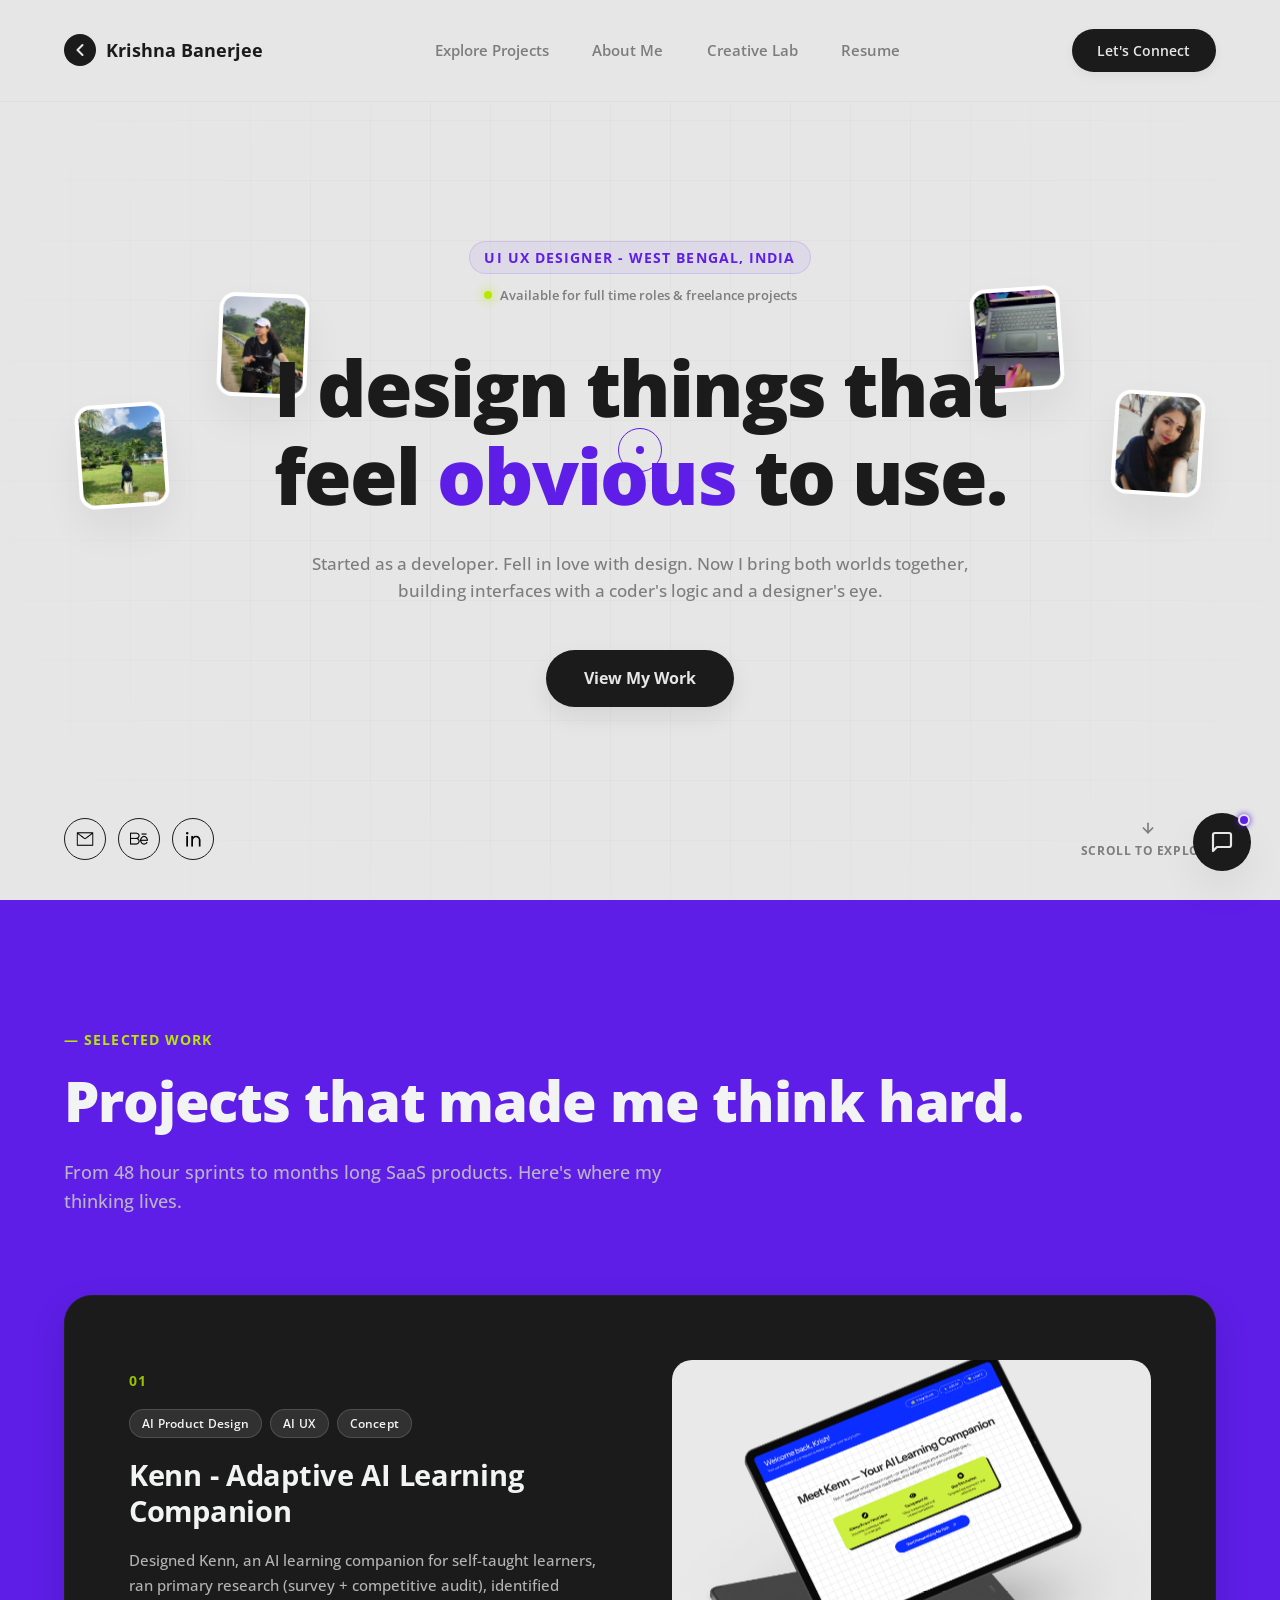
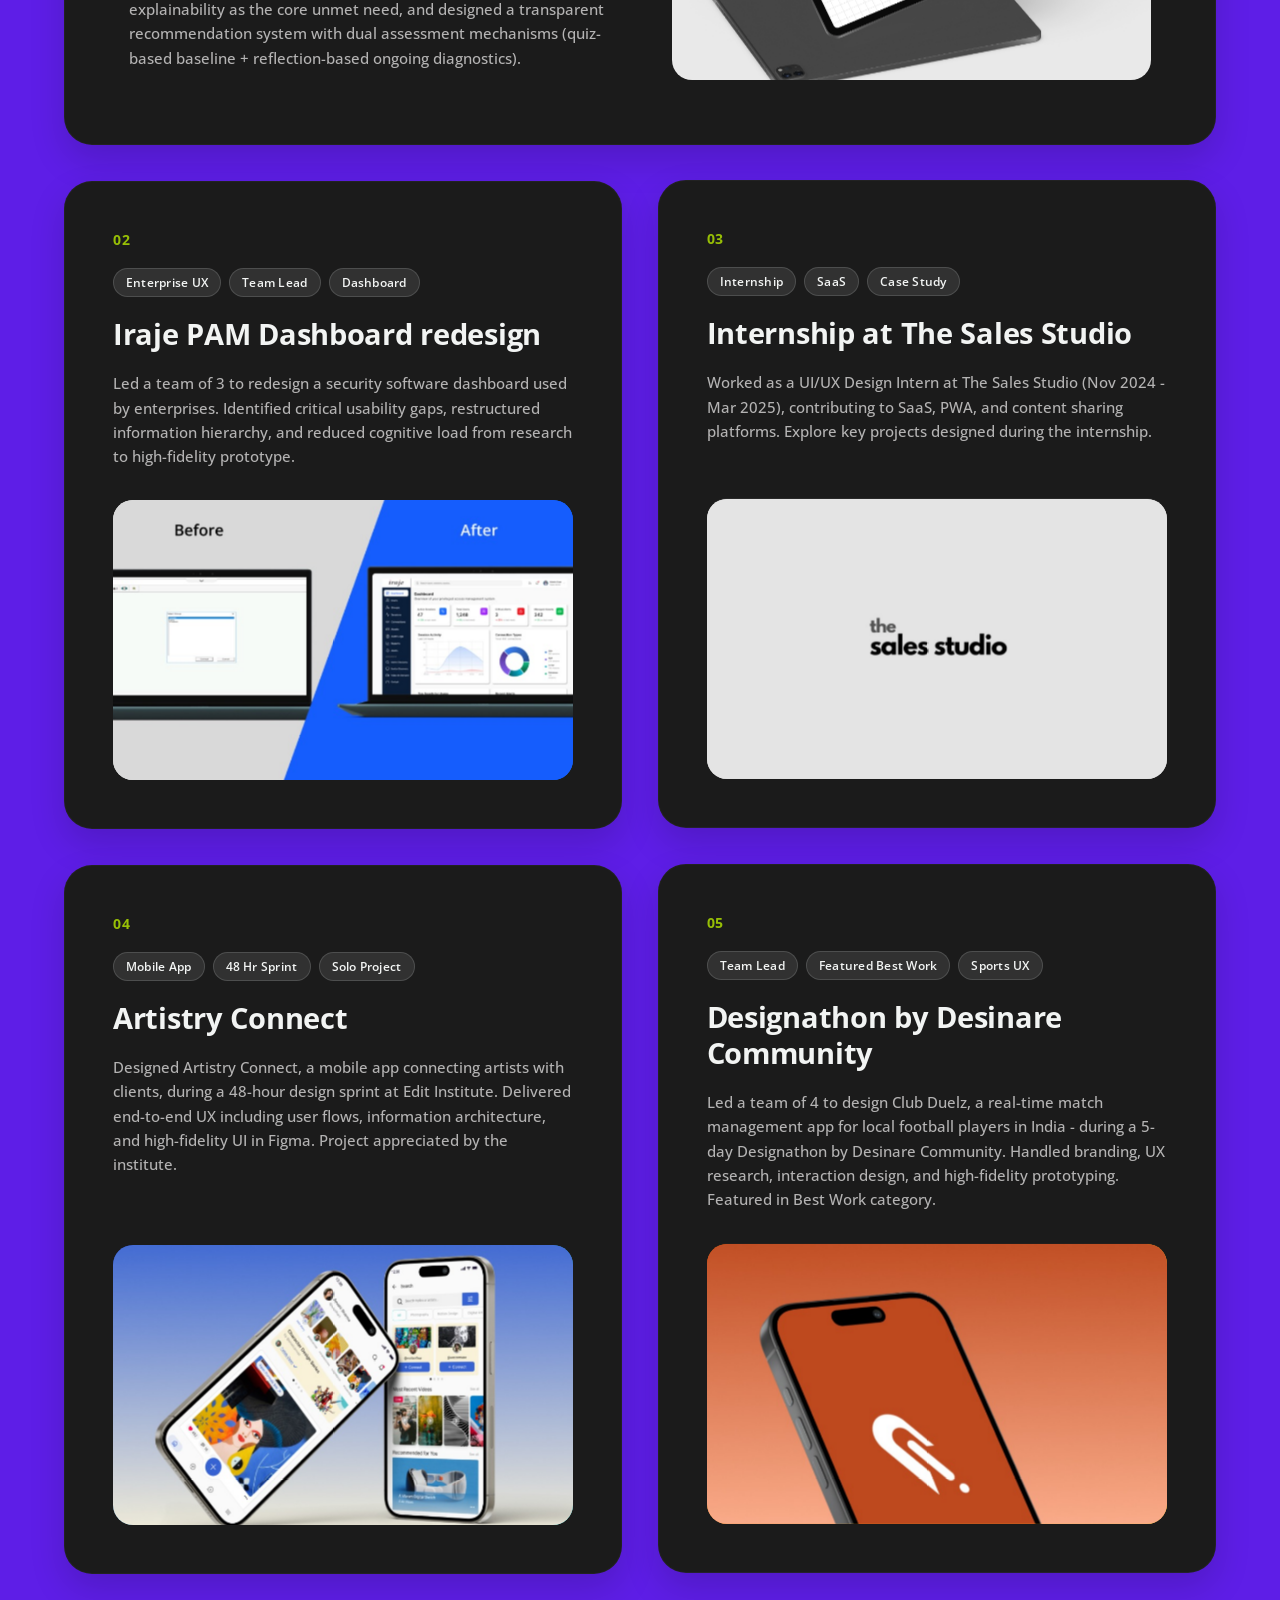
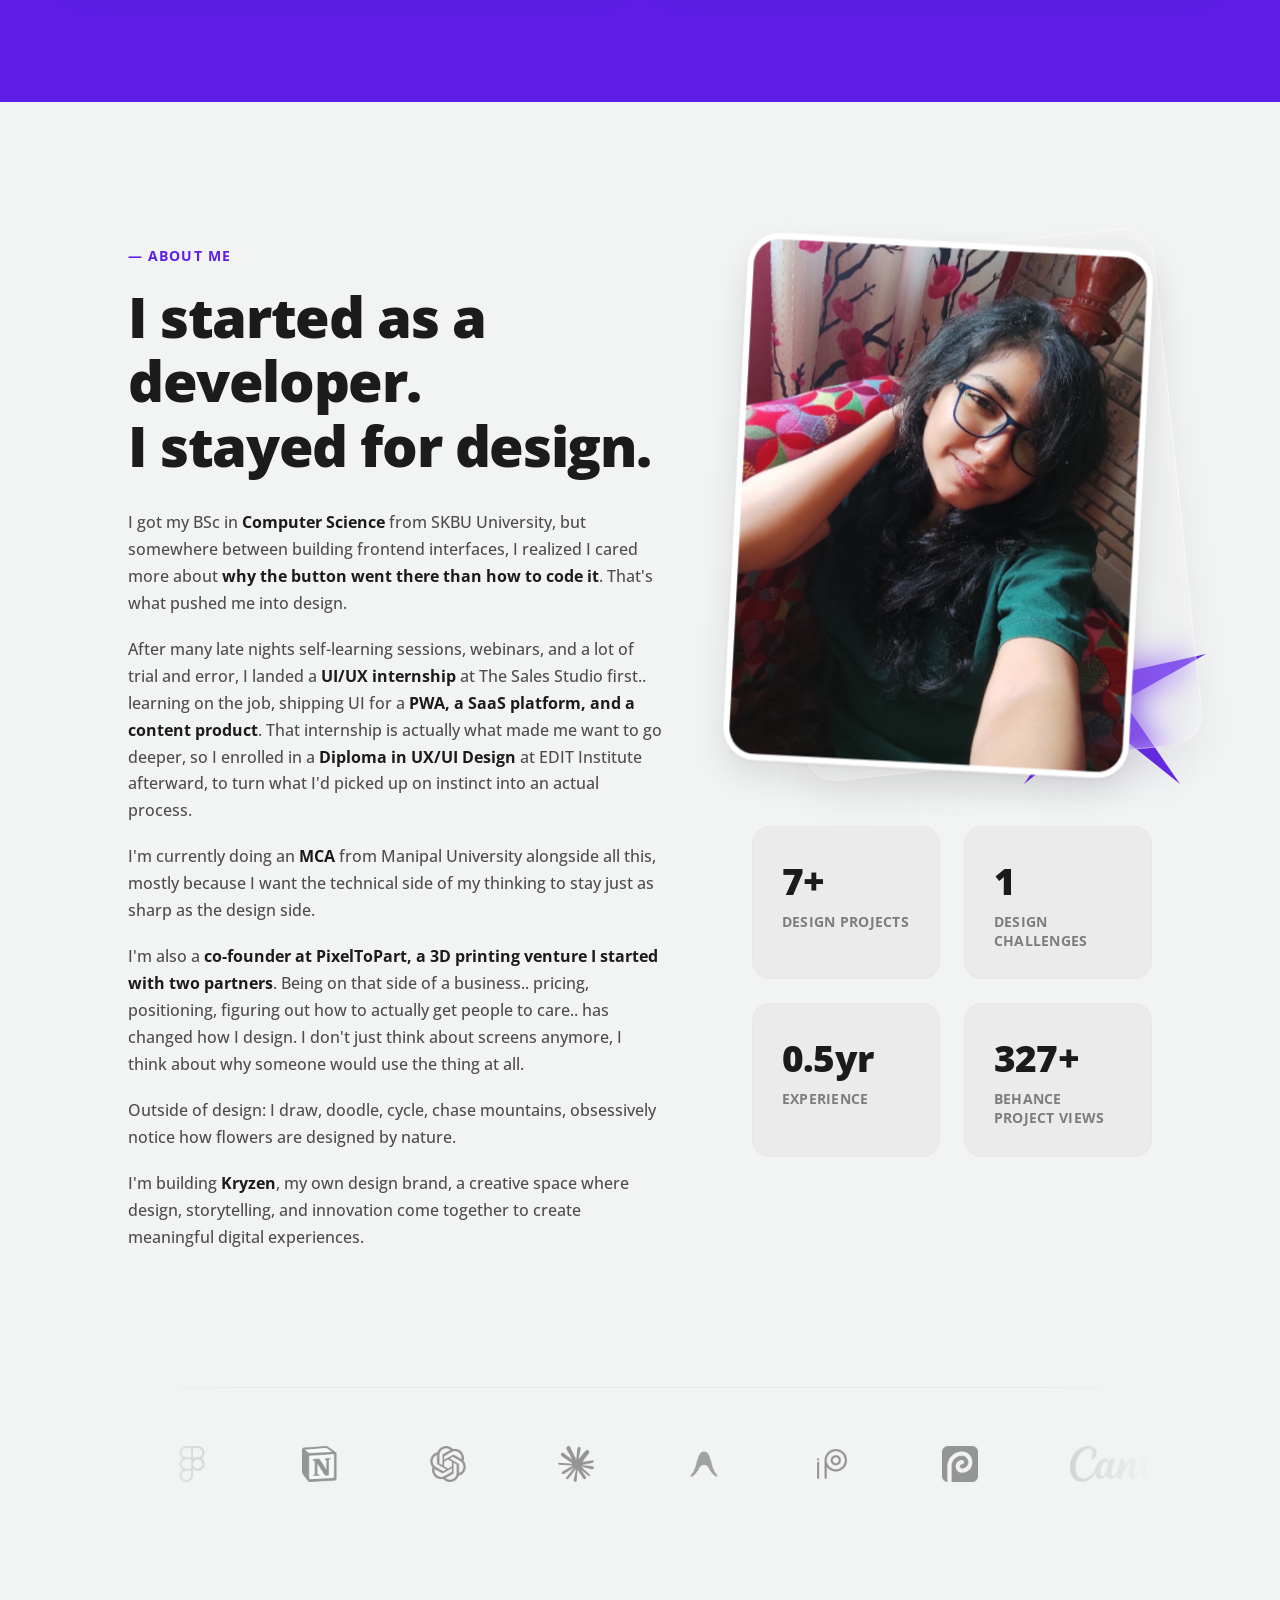
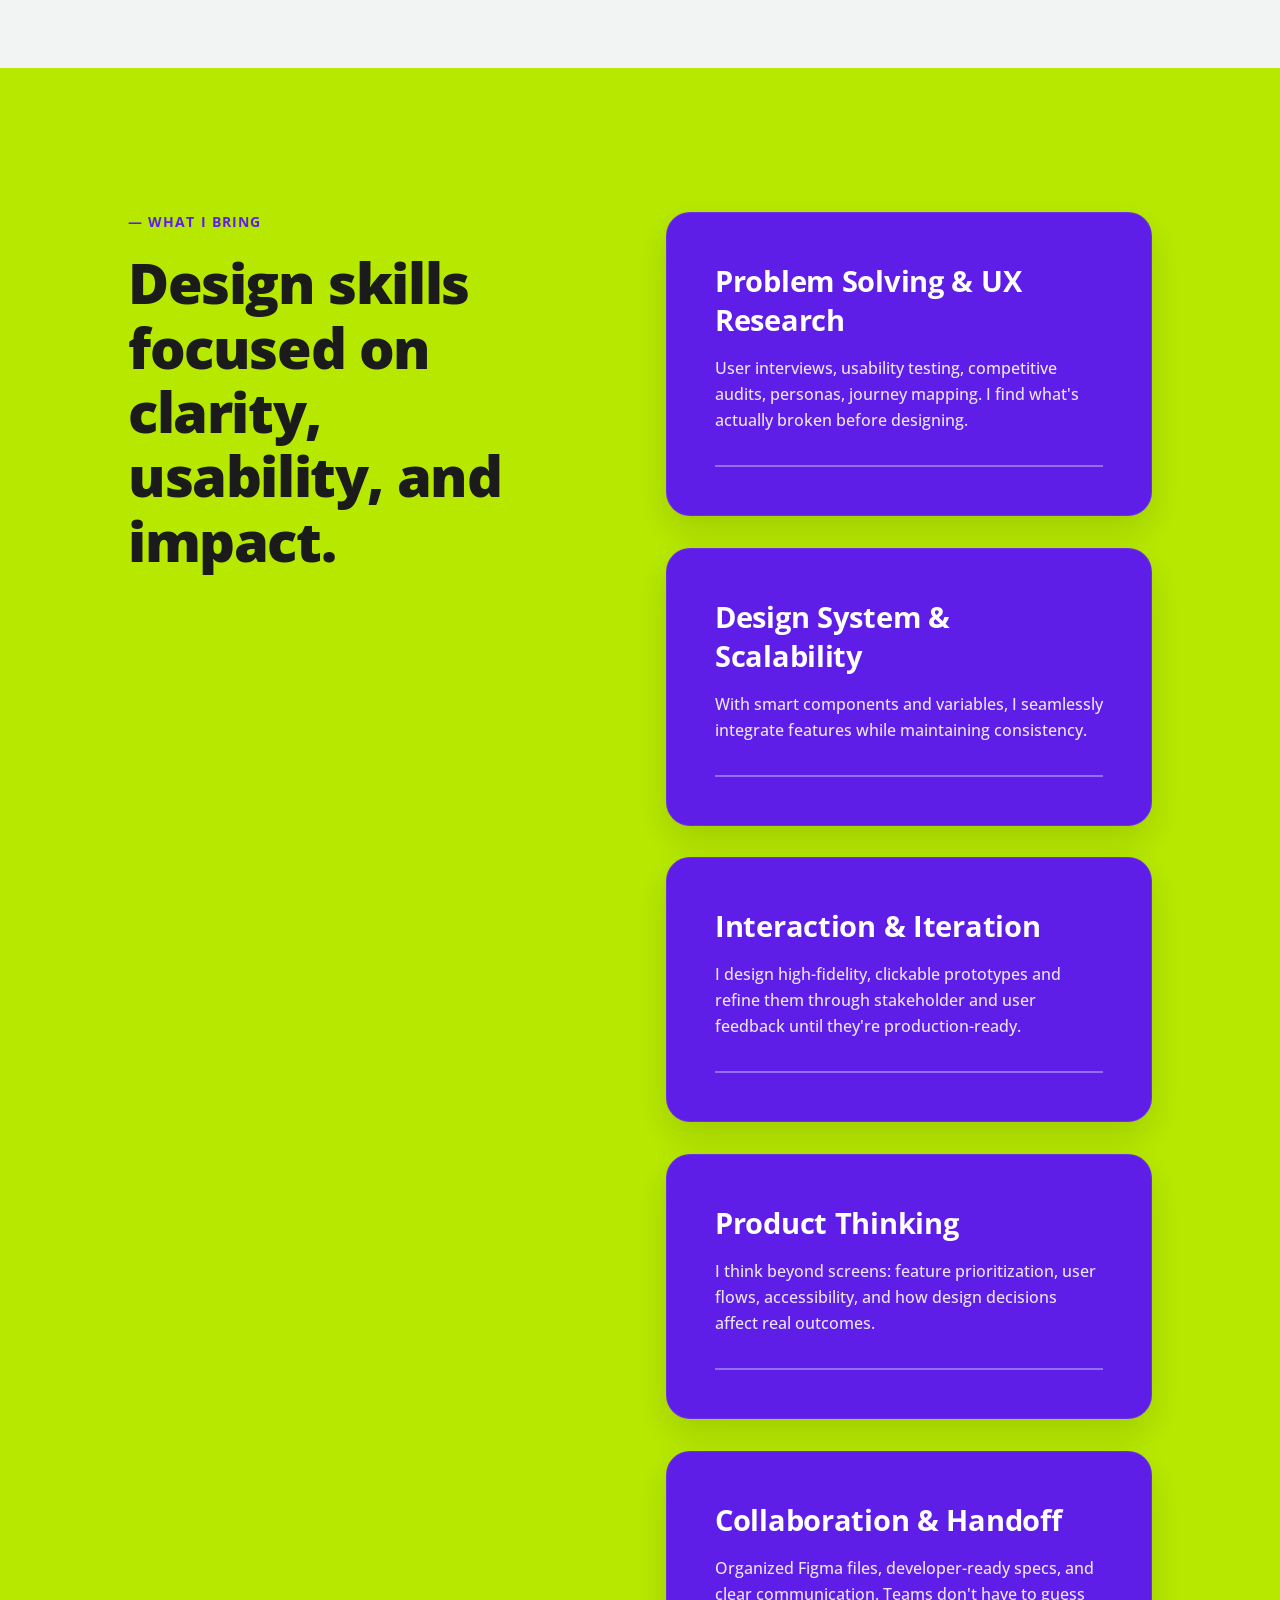
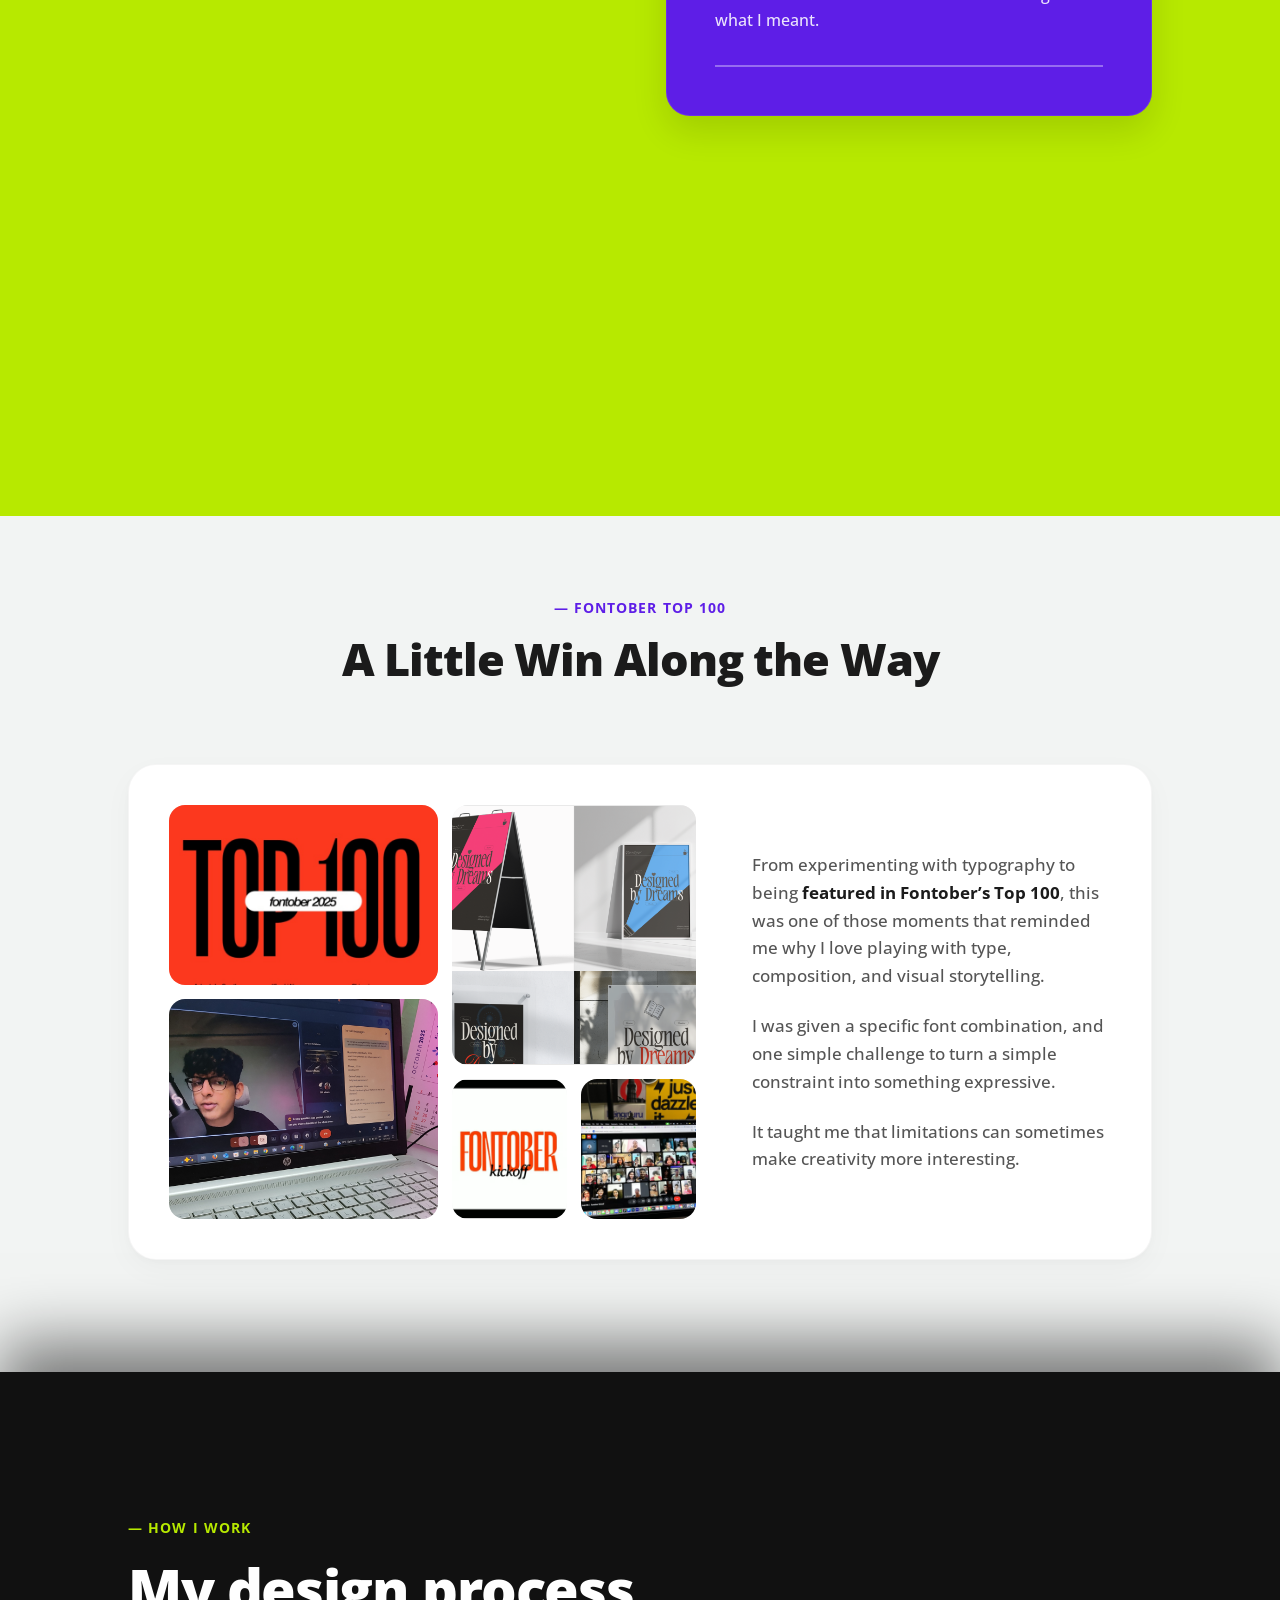
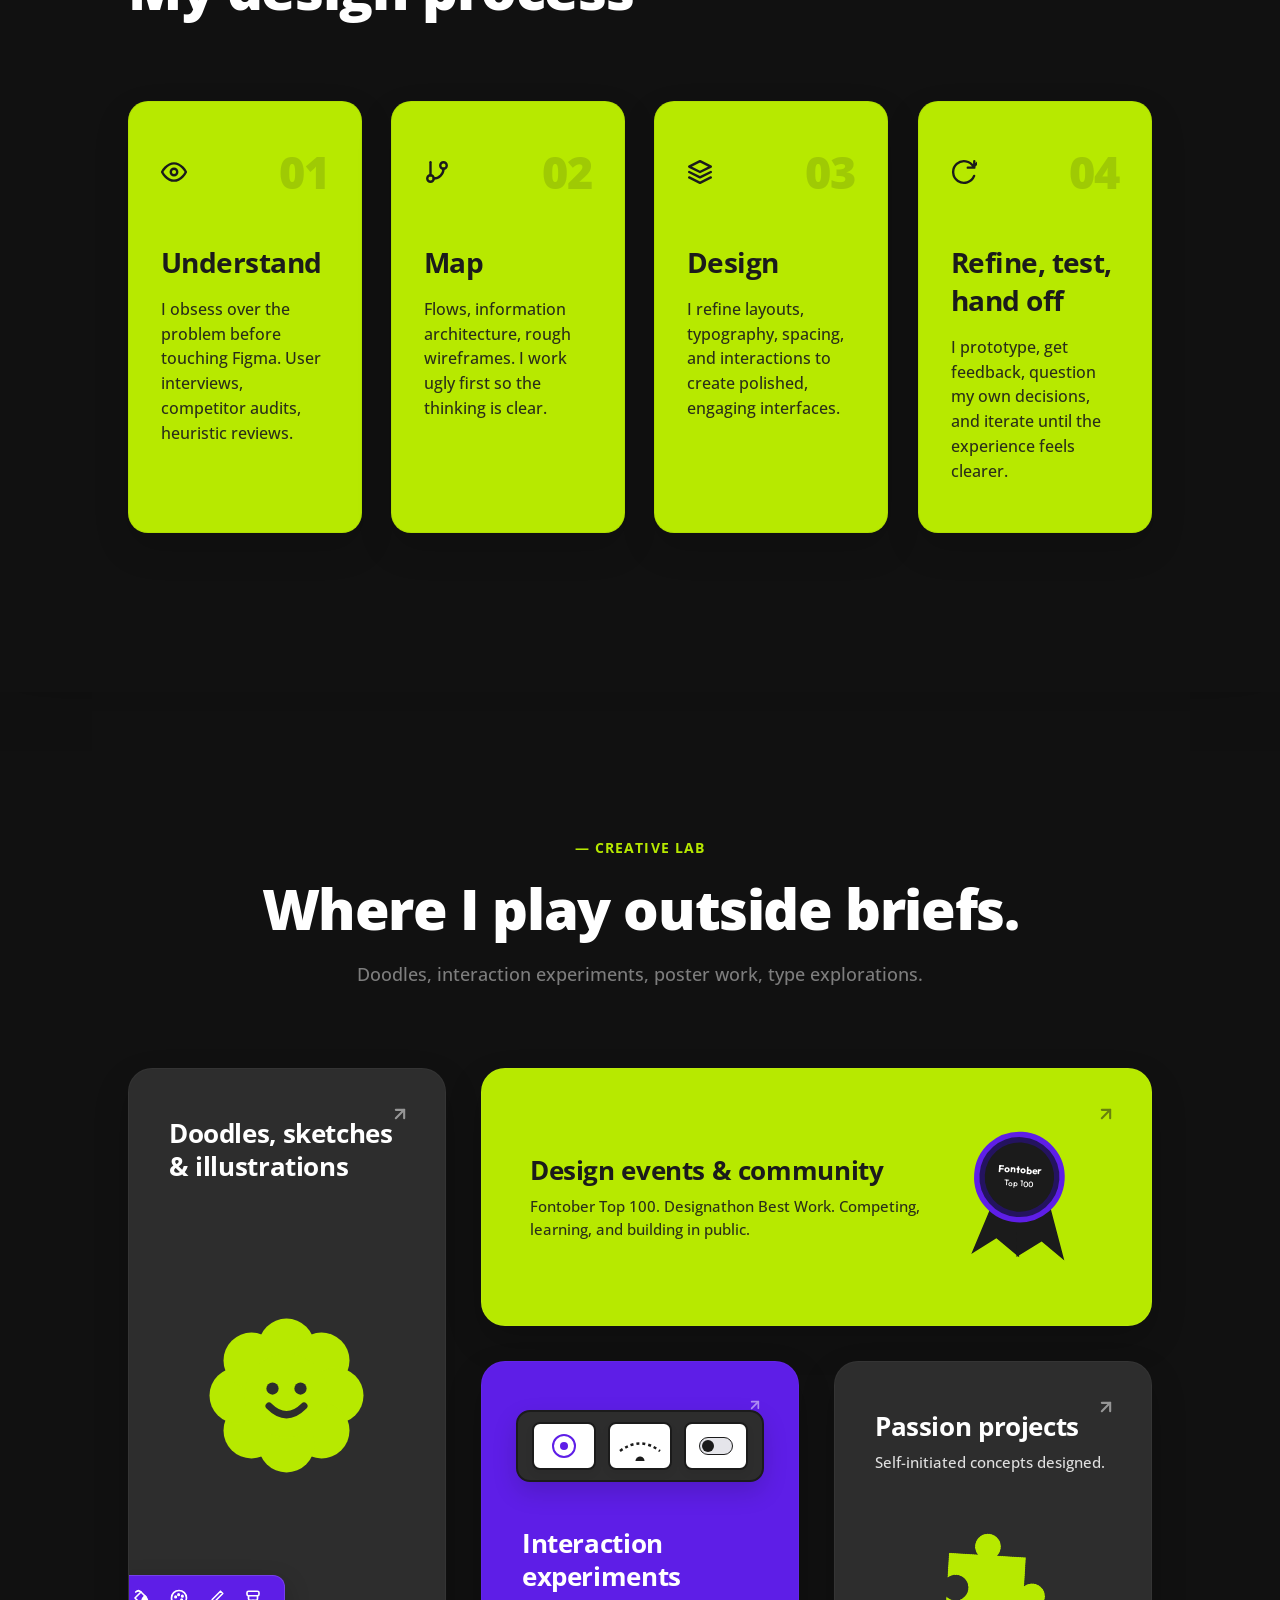
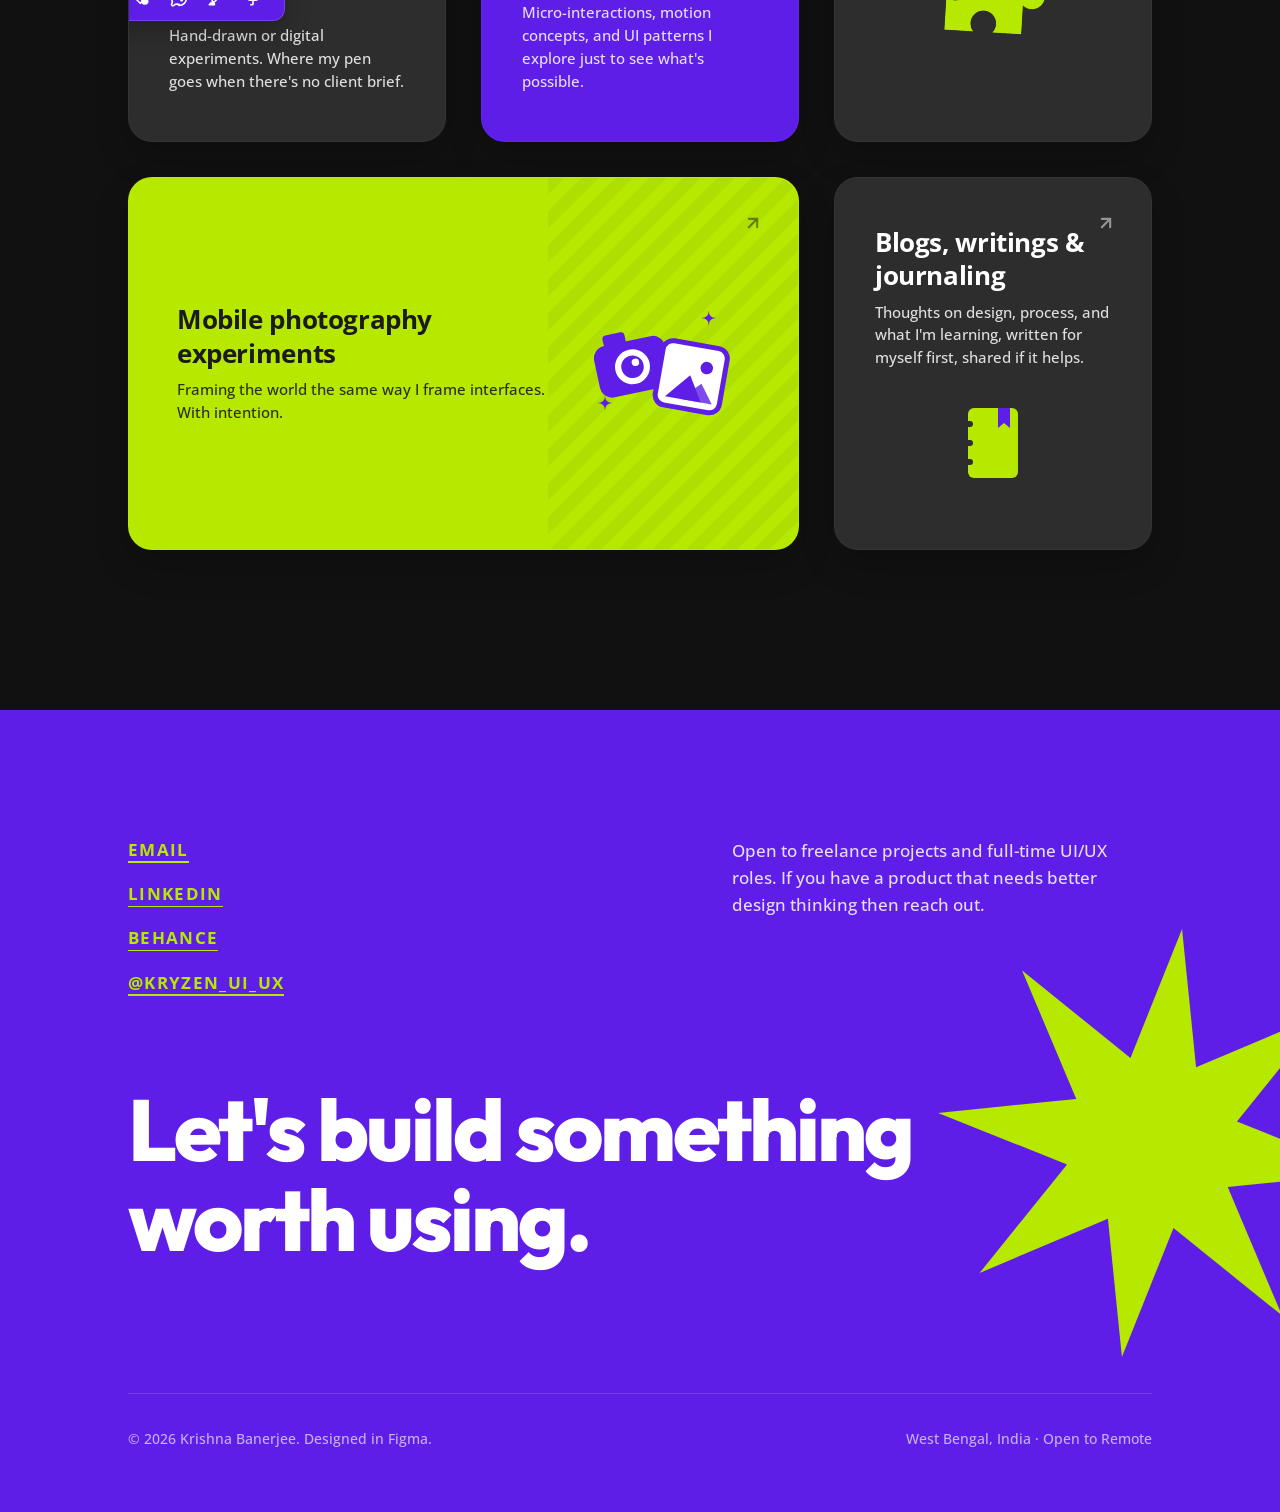
<file: index.html>
<!DOCTYPE html>
<html lang="en">

<head>
  <meta charset="UTF-8">
  <meta name="viewport" content="width=device-width, initial-scale=1.0">
  <title>Krishna Banerjee — Creative UI/UX Designer & Developer</title>
  <meta name="description"
    content="Portfolio of Krishna Banerjee, a UI/UX Designer who designs things that feel obvious to use. Available for full time roles & freelance projects.">

  <!-- SEO & Open Graph Metadata -->
  <meta property="og:title" content="Krishna Banerjee — Creative UI/UX Designer & Developer">
  <meta property="og:description"
    content="Portfolio of Krishna Banerjee, a UI/UX Designer who designs things that feel obvious to use.">
  <meta property="og:type" content="website">

  <!-- Premium Fonts -->
  <link rel="preconnect" href="https://fonts.googleapis.com">
  <link rel="preconnect" href="https://fonts.gstatic.com" crossorigin>
  <link
    href="https://fonts.googleapis.com/css2?family=Open+Sans:ital,wght@0,300..800;1,300..800&family=Outfit:wght@400;700;800&display=swap"
    rel="stylesheet">

  <!-- Main Stylesheet -->
  <link rel="stylesheet" href="src/style.css">

  <!-- Favicon -->
  <link rel="icon" type="image/png" href="assets/favicon.png">
</head>

<body>

  <!-- Custom Interactive Cursor -->
  <div class="custom-cursor" id="customCursor">
    <div class="cursor-dot"></div>
    <div class="cursor-ring"></div>
    <span class="cursor-text"></span>
  </div>

  <!-- Tech Design Grid Overlay -->
  <div class="grid-overlay"></div>

  <!-- Main Container -->
  <div class="page-container">

    <!-- Navigation Header -->
    <header class="header">
      <a href="#home" class="logo magnetic">
        <span class="logo-icon">
          <svg viewBox="0 0 24 24" width="20" height="20" stroke="currentColor" stroke-width="2.5" fill="none"
            stroke-linecap="round" stroke-linejoin="round">
            <polyline points="15 18 9 12 15 6"></polyline>
          </svg>
        </span>
        <span class="logo-text">Krishna Banerjee</span>
      </a>

      <nav class="nav">
        <a href="#projects" class="nav-link magnetic">Explore Projects</a>
        <a href="#about" class="nav-link magnetic">About Me</a>
        <a href="#lab" class="nav-link magnetic">Creative Lab</a>
        <a href="resume.html" class="nav-link magnetic">Resume</a>
      </nav>

      <div class="header-right">
        <a href="#footer" class="btn btn-connect magnetic">Let's Connect</a>
      </div>

      <!-- Responsive Mobile Hamburger Button -->
      <button class="menu-toggle" id="menuToggle" aria-label="Toggle Menu">
        <span class="bar"></span>
        <span class="bar"></span>
        <span class="bar"></span>
      </button>
    </header>

    <!-- Mobile Navigation Drawer Overlay -->
    <div class="mobile-menu-drawer" id="mobileMenuDrawer">
      <button class="drawer-close" id="drawerClose" aria-label="Close Menu">
        <svg viewBox="0 0 24 24" width="24" height="24" fill="none" stroke="currentColor" stroke-width="2.5"
          stroke-linecap="round" stroke-linejoin="round">
          <line x1="18" y1="6" x2="6" y2="18"></line>
          <line x1="6" y1="6" x2="18" y2="18"></line>
        </svg>
      </button>
      <nav class="drawer-nav">
        <a href="#projects" class="drawer-link">Explore Projects</a>
        <a href="#about" class="drawer-link">About Me</a>
        <a href="#lab" class="drawer-link">Creative Lab</a>
        <a href="resume.html" class="drawer-link">Resume</a>
        <a href="#footer" class="drawer-link drawer-btn">Let's Connect</a>
      </nav>
    </div>

    <!-- Main Content -->
    <main>

      <!-- Hero Section -->
      <section class="hero-section" id="home">

        <!-- Status Badges -->
        <div class="hero-badges">
          <div class="role-badge">UI UX Designer - West Bengal, India</div>
          <div class="status-badge">
            <span class="status-dot"></span>
            <span class="status-text">Available for full time roles & freelance projects</span>
          </div>
        </div>

        <!-- Main Title -->
        <h1 class="hero-title">
          I design things that<br>feel <span class="highlight">obvious</span> to use.
        </h1>

        <!-- Hero Subtitle -->
        <p class="hero-subtitle">
          Started as a developer. Fell in love with design. Now I bring both worlds together, building interfaces with a
          coder's logic and a designer's eye.
        </p>

        <!-- Call to Action -->
        <div class="hero-cta">
          <a href="#projects" class="btn btn-primary magnetic">View My Work</a>
        </div>

        <!-- Floating Parallax Images -->
        <div class="floating-images-wrap">
          <!-- Far Left: Scenic Park -->
          <div class="floating-img-card card-scenic" data-parallax-factor="0.08" data-tilt-factor="0.15">
            <div class="img-wrapper">
              <img src="assets/hero/scenic_park.jpg" alt="Lush scenic green park and mountain trail background">
            </div>
          </div>

          <!-- Middle Left: Woman with Bicycle -->
          <div class="floating-img-card card-bicycle" data-parallax-factor="0.05" data-tilt-factor="-0.1">
            <div class="img-wrapper">
              <img src="assets/hero/person_bicycle.jpg" alt="A portrait of a woman standing with a bicycle on a road">
            </div>
          </div>

          <!-- Middle Right: Modern Laptop Setup -->
          <div class="floating-img-card card-laptop" data-parallax-factor="0.06" data-tilt-factor="0.12">
            <div class="img-wrapper">
              <img src="assets/hero/Frame 12.jpg"
                alt="A graphic tablet being used with a stylus pen in front of a laptop screen">
            </div>
          </div>

          <!-- Far Right: Female UI/UX Designer Portrait (Krishna) -->
          <div class="floating-img-card card-portrait" data-parallax-factor="0.09" data-tilt-factor="-0.08">
            <div class="img-wrapper">
              <img src="assets/hero/developer_portrait.jpg" alt="Female UI UX designer portrait close up smiling">
            </div>
          </div>
        </div>

        <!-- Hero Footer Footer Controls -->
        <div class="hero-footer">
          <div class="social-links">
            <a href="mailto:banerjeekrishnaaa35@gmail.com" class="social-btn magnetic" aria-label="Email">
              <img src="assets/icons/weui_email-outlined.png" alt="Email Icon">
            </a>

            <a href="https://www.behance.net/krishnabanerjee" target="_blank" rel="noopener noreferrer"
              class="social-btn magnetic" aria-label="Behance">
              <img src="assets/icons/iconoir_behance.png" alt="Behance Icon">
            </a>

            <a href="https://www.linkedin.com/in/krishna-banerjee-384554218" target="_blank" rel="noopener noreferrer"
              class="social-btn magnetic" aria-label="LinkedIn">
              <img src="assets/icons/ri_linkedin-line.png" alt="LinkedIn Icon">
            </a>
          </div>

          <div class="scroll-explore">
            <span class="arrow-down">
              <svg viewBox="0 0 24 24" width="16" height="16" stroke="currentColor" stroke-width="2.5" fill="none"
                stroke-linecap="round" stroke-linejoin="round">
                <line x1="12" y1="5" x2="12" y2="19"></line>
                <polyline points="19 12 12 19 5 12"></polyline>
              </svg>
            </span>
            <span class="scroll-text">Scroll to explore</span>
          </div>
        </div>

      </section>

      <!-- Selected Work Section -->
      <section class="projects-section" id="projects">
        <div class="projects-container">

          <div class="projects-header">
            <span class="projects-tag">— SELECTED WORK</span>
            <h2 class="projects-title">Projects that made me think hard.</h2>
            <p class="projects-subtitle">From 48 hour sprints to months long SaaS products. Here's where my thinking
              lives.</p>
          </div>

          <div class="projects-grid">

            <!-- Card 01: Kenn - Adaptive AI Learning Companion (Full-width) -->
            <a href="https://www.behance.net/gallery/255791993/Adaptive-AI-learning-companion-for-self-taught-learners"
              target="_blank" rel="noopener noreferrer" class="project-card card-full" data-project="01">
              <div class="project-info">
                <span class="project-number">01</span>
                <div class="project-tags">
                  <span class="project-tag">AI Product Design</span>
                  <span class="project-tag">AI UX</span>
                  <span class="project-tag">Concept</span>
                </div>
                <h3 class="project-name">Kenn - Adaptive AI Learning Companion</h3>
                <p class="project-desc">Designed Kenn, an AI learning companion for self-taught learners, ran primary
                  research (survey + competitive audit), identified explainability as the core unmet need, and designed
                  a transparent recommendation system with dual assessment mechanisms (quiz-based baseline +
                  reflection-based ongoing diagnostics).</p>
              </div>
              <div class="project-visual bg-gradient-purple">
                <div class="visual-img-wrapper">
                  <img src="assets/project_kenn.png" alt="Kenn Adaptive AI Learning Companion Mockup">
                </div>
              </div>
            </a>

            <!-- Card 02: Iraje PAM Dashboard redesign (Half-width) -->
            <a href="https://www.behance.net/gallery/245617841/Enterprise-Security-UI-UX-Case-Study" target="_blank"
              rel="noopener noreferrer" class="project-card" data-project="02">
              <div class="project-info">
                <span class="project-number">02</span>
                <div class="project-tags">
                  <span class="project-tag">Enterprise UX</span>
                  <span class="project-tag">Team Lead</span>
                  <span class="project-tag">Dashboard</span>
                </div>
                <h3 class="project-name">Iraje PAM Dashboard redesign</h3>
                <p class="project-desc">Led a team of 3 to redesign a security software dashboard used by enterprises.
                  Identified critical usability gaps, restructured information hierarchy, and reduced cognitive load
                  from research to high-fidelity prototype.</p>
              </div>
              <div class="project-visual bg-split-diagonal">
                <div class="visual-img-wrapper">
                  <img src="assets/project_iraje.jpg?v=3" alt="Iraje PAM Dashboard Redesign Laptop Mockups">
                </div>
              </div>
            </a>

            <!-- Card 03: Internship at The Sales Studio (Half-width - Interactive Case Study) -->
            <a href="sales-studio.html" class="project-card" data-project="03">
              <div class="project-info">
                <span class="project-number">03</span>
                <div class="project-tags">
                  <span class="project-tag">Internship</span>
                  <span class="project-tag">SaaS</span>
                  <span class="project-tag">Case Study</span>
                </div>
                <h3 class="project-name">Internship at The Sales Studio</h3>
                <p class="project-desc">Worked as a UI/UX Design Intern at The Sales Studio (Nov 2024 - Mar 2025),
                  contributing to SaaS, PWA, and content sharing platforms. Explore key projects designed during the
                  internship.</p>
              </div>
              <div class="project-visual bg-flat-gray">
                <div class="visual-img-wrapper">
                  <img src="assets/project_salesstudio.jpg?v=2"
                    alt="The Sales Studio SaaS Internship Projects Showcase">
                </div>
              </div>
            </a>

            <!-- Card 04: Artistry Connect (Half-width) -->
            <a href="https://www.behance.net/gallery/232113433/Artistry-Connect-The-48-Hour-Design-Sprint"
              target="_blank" rel="noopener noreferrer" class="project-card" data-project="04">
              <div class="project-info">
                <span class="project-number">04</span>
                <div class="project-tags">
                  <span class="project-tag">Mobile App</span>
                  <span class="project-tag">48 Hr Sprint</span>
                  <span class="project-tag">Solo Project</span>
                </div>
                <h3 class="project-name">Artistry Connect</h3>
                <p class="project-desc">Designed Artistry Connect, a mobile app connecting artists with clients, during
                  a 48-hour design sprint at Edit Institute. Delivered end-to-end UX including user flows, information
                  architecture, and high-fidelity UI in Figma. Project appreciated by the institute.</p>
              </div>
              <div class="project-visual bg-gradient-blue">
                <div class="visual-img-wrapper">
                  <img src="assets/project_artistry.jpg?v=2" alt="Artistry Connect Mobile App Mockups">
                </div>
              </div>
            </a>

            <!-- Card 04: TUDU Task Management (Half-width) 
            <a href="https://www.behance.net/gallery/225492697/TUDU-Task-Management-App-UI-Case-Study" target="_blank"
              rel="noopener noreferrer" class="project-card" data-project="04">
              <div class="project-info">
                <span class="project-number">04</span>
                <div class="project-tags">
                  <span class="project-tag">Mobile App</span>
                  <span class="project-tag">UX Research</span>
                  <span class="project-tag">Design System</span>
                  <span class="project-tag">Scaling</span>
                </div>
                <h3 class="project-name">TUDU Task Management</h3>
                <p class="project-desc">Built from user research outward, transformed messy daily workflows into a calm,
                  clear mobile interface users actually want to open.</p>
              </div>
              <div class="project-visual bg-gradient-pink">
                <div class="visual-img-wrapper">
                  <img src="assets/project_tudu.jpg?v=2" alt="TUDU Task Management Mobile App Mockups">
                </div>
              </div>
            </a>-->

            <!-- Card 05: Scheduling Messages on WhatsApp (Half-width) 
            <a href="https://www.behance.net/gallery/249298499/Scheduling-Messages-on-WhatsApp-UIUX-Case-Study"
              target="_blank" rel="noopener noreferrer" class="project-card" data-project="05">
              <div class="project-info">
                <span class="project-number">05</span>
                <div class="project-tags">
                  <span class="project-tag">Concept Feature</span>
                  <span class="project-tag">WhatsApp</span>
                  <span class="project-tag">Mobile UI</span>
                </div>
                <h3 class="project-name">Scheduling Messages on WhatsApp</h3>
                <p class="project-desc">Designed a concept scheduling feature for WhatsApp — conducted user research (73
                  respondents, 91% feature demand), then delivered native-feeling UI including entry point, scheduling
                  sheet, and chat state. End to end in 3 days.</p>
              </div>
              <div class="project-visual bg-gradient-green">
                <div class="visual-img-wrapper">
                  <img src="assets/project_whatsapp.jpg?v=2" alt="WhatsApp Message Scheduling Mockups">
                </div>
              </div>
            </a> -->

            <!-- Card 06: Designathon by Desinare Community (Half-width) -->
            <a href="https://www.behance.net/gallery/231325539/Club-Duelz-Designathon-Project" target="_blank"
              rel="noopener noreferrer" class="project-card" data-project="06">
              <div class="project-info">
                <span class="project-number">05</span>
                <div class="project-tags">
                  <span class="project-tag">Team Lead</span>
                  <span class="project-tag">Featured Best Work</span>
                  <span class="project-tag">Sports UX</span>
                </div>
                <h3 class="project-name">Designathon by Desinare Community</h3>
                <p class="project-desc">Led a team of 4 to design Club Duelz, a real-time match management app for local
                  football players in India - during a 5-day Designathon by Desinare Community. Handled branding, UX
                  research, interaction design, and high-fidelity prototyping. Featured in Best Work category.</p>
              </div>
              <div class="project-visual bg-gradient-orange">
                <div class="visual-img-wrapper">
                  <img src="assets/project_designathon.jpg?v=2" alt="Designathon Club Duelz Mobile App Mockup">
                </div>
              </div>
            </a>




            <!-- Card 07: View All Projects on Behance (Half-width interactive redirect block) 
            <a href="https://www.behance.net/krishnabanerjee" target="_blank" rel="noopener noreferrer"
              class="project-card behance-redirect-card magnetic">
              <div class="behance-content">
                <div class="behance-arrow">
                  <svg viewBox="0 0 24 24" width="36" height="36" stroke="currentColor" stroke-width="2" fill="none"
                    stroke-linecap="round" stroke-linejoin="round">
                    <line x1="7" y1="17" x2="17" y2="7"></line>
                    <polyline points="7 7 17 7 17 17"></polyline>
                  </svg>
                </div>
                <span class="behance-text">View All Projects on Behance</span>
              </div>
            </a>-->

          </div>

        </div>
      </section>

      <!-- About Me Section -->
      <section class="about-section" id="about">
        <div class="about-container">
          <div class="about-grid">
            <!-- Left Column: Biography & Stats -->
            <div class="about-left">
              <span class="about-tag">— ABOUT ME</span>
              <h2 class="about-title">I started as a developer.<br>I stayed for design.</h2>
              <div class="about-bio">
                <p>I got my BSc in <strong>Computer Science</strong> from SKBU University, but somewhere between
                  building
                  frontend interfaces, I realized I cared more about <strong>why the button went there than how to code
                    it</strong>.
                  That's what pushed me into design.</p>
                <p>After many late nights self-learning sessions, webinars, and a lot of trial and error, I landed a
                  <strong>UI/UX internship</strong> at The Sales Studio first.. learning on the job, shipping UI for a
                  <strong>PWA, a SaaS platform, and a content product</strong>. That internship is actually what made me
                  want to go deeper, so I enrolled in a <strong>Diploma in UX/UI Design</strong> at EDIT Institute
                  afterward,
                  to turn what I'd picked up on instinct into an actual process.
                </p>
                <p>I'm currently doing an <strong>MCA</strong> from Manipal University alongside all this, mostly
                  because I
                  want the technical side of my thinking to stay just as sharp as the design side.</p>
                <p>I'm also a <strong>co-founder at PixelToPart, a 3D printing venture I started with two
                    partners</strong>.
                  Being on that side of a business.. pricing, positioning, figuring out how to actually get people to
                  care..
                  has changed how I design. I don't just think about screens anymore, I think about why someone would
                  use the
                  thing at all.</p>
                <p>Outside of design: I draw, doodle, cycle, chase mountains, obsessively notice how flowers are
                  designed by
                  nature.</p>
                <p>I'm building <strong>Kryzen</strong>, my own design brand, a creative space where design,
                  storytelling, and
                  innovation come together to create meaningful digital experiences.</p>
              </div>
            </div>

            <!-- Right Column: Interactive ID Card Mockup & Stats Grid -->
            <div class="about-right">
              <div class="id-card-trigger-zone" id="idCardTrigger">
                <!-- Suspended Photo Assembly (Drops from top boundary of section) -->
                <div class="id-card-assembly" id="idCardAssembly">
                  <div class="badge-system-wrapper">
                    <!-- Starburst Background Graphic (Behind glass backing) -->
                    <div class="about-star-wrapper">
                      <svg class="about-star-graphic" viewBox="0 0 100 100">
                        <polygon points="50,0 54,38 90,30 58,48 80,80 50,56 20,80 42,48 10,30 46,38" fill="#5E1EE7" />
                      </svg>
                    </div>

                    <!-- Layer 1: Slightly Rotated Frosted Glass backing card (Under photo) -->
                    <div class="badge-glass-backing"></div>

                    <!-- Layer 2: Front Photo Card (Rounded corners & border) -->
                    <div class="about-photo-card">
                      <img src="assets/about_portrait.jpg" alt="Krishna Banerjee Portrait">
                    </div>
                  </div>
                </div>
              </div>

              <!-- Stats Grid with interactive tickers -->
              <div class="stats-grid">
                <div class="stat-card">
                  <span class="stat-value" data-target="20" data-suffix="+">0+</span>
                  <span class="stat-label">Design Projects</span>
                </div>
                <div class="stat-card">
                  <span class="stat-value" data-target="3" data-suffix="">0</span>
                  <span class="stat-label">Design Challenges</span>
                </div>
                <div class="stat-card">
                  <span class="stat-value" data-target="1.5" data-suffix="yr" data-decimals="1">0.0yr</span>
                  <span class="stat-label">Experience</span>
                </div>
                <div class="stat-card">
                  <span class="stat-value" data-target="955" data-suffix="+">0+</span>
                  <span class="stat-label">Behance Project Views</span>
                </div>
              </div>
            </div>
          </div>

          <!-- Infinite Skills Marquee -->
          <div class="skills-marquee-container">
            <div class="marquee-track">
              <!-- Set 1 -->
              <div class="marquee-slide">
                <div class="skill-logo-wrap magnetic" data-name="Figma">
                  <img src="assets/logo/image 35.png" class="skill-logo-img" alt="Figma">
                </div>
                <div class="skill-logo-wrap magnetic" data-name="Notion">
                  <img src="assets/logo/image 32.png" class="skill-logo-img" alt="Notion">
                </div>
                <div class="skill-logo-wrap magnetic" data-name="ChatGPT">
                  <img src="assets/logo/image 29.png" class="skill-logo-img" alt="ChatGPT">
                </div>
                <div class="skill-logo-wrap magnetic" data-name="Claude">
                  <img src="assets/logo/image 37.png" class="skill-logo-img" alt="Claude">
                </div>
                <div class="skill-logo-wrap magnetic" data-name="Antigravity">
                  <img src="assets/logo/image 40.png" class="skill-logo-img" alt="Antigravity">
                </div>
                <div class="skill-logo-wrap magnetic" data-name="ibis Paint">
                  <img src="assets/logo/image 38.png" class="skill-logo-img" alt="ibis Paint">
                </div>
                <div class="skill-logo-wrap magnetic" data-name="Photopea">
                  <img src="assets/logo/image 36.png" class="skill-logo-img" alt="Photopea">
                </div>
                <div class="skill-logo-wrap magnetic" data-name="Canva">
                  <img src="assets/logo/image 39.png" class="skill-logo-img" alt="Canva">
                </div>
                <div class="skill-logo-wrap magnetic" data-name="Krita">
                  <img src="assets/logo/krita.png" class="skill-logo-img" alt="Krita">
                </div>
                <div class="skill-logo-wrap magnetic" data-name="Procreate">
                  <img src="assets/logo/procreate.png" class="skill-logo-img" alt="Procreate">
                </div>
              </div>

              <!-- Set 2 (Identical Duplicate for infinite seamless scroll) -->
              <div class="marquee-slide">
                <div class="skill-logo-wrap magnetic" data-name="Figma">
                  <img src="assets/logo/image 35.png" class="skill-logo-img" alt="Figma">
                </div>
                <div class="skill-logo-wrap magnetic" data-name="Notion">
                  <img src="assets/logo/image 32.png" class="skill-logo-img" alt="Notion">
                </div>
                <div class="skill-logo-wrap magnetic" data-name="ChatGPT">
                  <img src="assets/logo/image 29.png" class="skill-logo-img" alt="ChatGPT">
                </div>
                <div class="skill-logo-wrap magnetic" data-name="Claude">
                  <img src="assets/logo/image 37.png" class="skill-logo-img" alt="Claude">
                </div>
                <div class="skill-logo-wrap magnetic" data-name="Antigravity">
                  <img src="assets/logo/image 40.png" class="skill-logo-img" alt="Antigravity">
                </div>
                <div class="skill-logo-wrap magnetic" data-name="ibis Paint">
                  <img src="assets/logo/image 38.png" class="skill-logo-img" alt="ibis Paint">
                </div>
                <div class="skill-logo-wrap magnetic" data-name="Photopea">
                  <img src="assets/logo/image 36.png" class="skill-logo-img" alt="Photopea">
                </div>
                <div class="skill-logo-wrap magnetic" data-name="Canva">
                  <img src="assets/logo/image 39.png" class="skill-logo-img" alt="Canva">
                </div>
                <div class="skill-logo-wrap magnetic" data-name="Krita">
                  <img src="assets/logo/krita.png" class="skill-logo-img" alt="Krita">
                </div>
                <div class="skill-logo-wrap magnetic" data-name="Procreate">
                  <img src="assets/logo/procreate.png" class="skill-logo-img" alt="Procreate">
                </div>
              </div>
            </div>
          </div>
        </div>
      </section>

      <!-- What I Bring Section (Sticky Card Stacking Effect) -->
      <section class="skills-stack-section" id="skills-stack">
        <div class="skills-stack-container">
          <div class="skills-stack-grid">

            <!-- Left Sticky Text Column -->
            <div class="skills-stack-left">
              <span class="skills-stack-tag">— WHAT I BRING</span>
              <h2 class="skills-stack-title">Design skills focused on clarity, usability, and impact.</h2>
            </div>

            <!-- Right Stacking Cards Column -->
            <div class="skills-stack-right">

              <!-- Card 1 -->
              <div class="skill-stack-card" data-index="1">
                <h3 class="skill-card-title">Problem Solving & UX Research</h3>
                <p class="skill-card-text">User interviews, usability testing, competitive audits, personas, journey
                  mapping. I find what's actually broken before designing.</p>
                <div class="skill-card-divider"></div>
              </div>

              <!-- Card 2 -->
              <div class="skill-stack-card" data-index="2">
                <h3 class="skill-card-title">Design System & Scalability</h3>
                <p class="skill-card-text">With smart components and variables, I seamlessly integrate features while
                  maintaining consistency.</p>
                <div class="skill-card-divider"></div>
              </div>

              <!-- Card 3 -->
              <div class="skill-stack-card" data-index="3">
                <h3 class="skill-card-title">Interaction & Iteration</h3>
                <p class="skill-card-text">I design high-fidelity, clickable prototypes and refine them through
                  stakeholder and user feedback until they're production-ready.</p>
                <div class="skill-card-divider"></div>
              </div>

              <!-- Card 4 -->
              <div class="skill-stack-card" data-index="4">
                <h3 class="skill-card-title">Product Thinking</h3>
                <p class="skill-card-text">I think beyond screens: feature prioritization, user flows, accessibility,
                  and how design decisions affect real outcomes.</p>
                <div class="skill-card-divider"></div>
              </div>

              <!-- Card 5 -->
              <div class="skill-stack-card" data-index="5">
                <h3 class="skill-card-title">Collaboration & Handoff</h3>
                <p class="skill-card-text">Organized Figma files, developer-ready specs, and clear communication. Teams
                  don't have to guess what I meant.</p>
                <div class="skill-card-divider"></div>
              </div>

            </div>

          </div>
        </div>
      </section>

      <!-- Fontober Top 100 Feature Section -->
      <section class="fontober-section" id="fontober">
        <div class="fontober-container">
          <div class="fontober-header">
            <span class="fontober-tag">— FONTOBER TOP 100</span>
            <h2 class="fontober-title">A Little Win Along the Way</h2>
          </div>

          <!-- Showcase Card (Non-clickable container) -->
          <div class="fontober-card">

            <!-- Left Side: Image Collage Grid -->
            <div class="fontober-visual-grid">

              <!-- Left Column: Red Banner & Laptop Desk Photo -->
              <div class="fontober-col fontober-col-left">
                <div class="fontober-img-frame frame-red-banner">
                  <img src="assets/Fontober/1.png" alt="Fontober Top 100 2025 Red Banner">
                </div>
                <div class="fontober-img-frame frame-laptop-desk">
                  <img src="assets/Fontober/3.png" alt="Fontober Certificate & Meeting Laptop Setup">
                </div>
              </div>

              <!-- Right Column: 2x2 Posters & Kickoff / Meetup Logos -->
              <div class="fontober-col fontober-col-right">
                <div class="fontober-img-frame frame-posters">
                  <img src="assets/Fontober/2.png" alt="Designed by Dreams Fontober Typography Posters">
                </div>

                <div class="fontober-subrow">
                  <div class="fontober-img-frame frame-kickoff-logo">
                    <img src="assets/Fontober/4.png" alt="Fontober Kickoff Logo">
                  </div>
                  <div class="fontober-img-frame frame-meet-grid">
                    <img src="assets/Fontober/5.png" alt="Fontober Community Virtual Meetup Grid">
                  </div>
                </div>
              </div>

            </div>

            <!-- Right Side: Story & Text Content -->
            <div class="fontober-text-content">
              <p>From experimenting with typography to being <strong>featured in Fontober’s Top 100</strong>, this was
                one of those moments that reminded me why I love playing with type, composition, and visual
                storytelling.</p>

              <p>I was given a specific font combination, and one simple challenge to turn a simple constraint into
                something expressive.</p>

              <p>It taught me that limitations can sometimes make creativity more interesting.</p>
            </div>

          </div>
        </div>
      </section>

      <!-- How I Work / My Design Process Section -->
      <section class="process-section" id="process">
        <div class="process-container">
          <div class="process-header">
            <span class="process-tag">— How I Work</span>
            <h2 class="process-title">My design process</h2>
          </div>

          <div class="process-grid">

            <!-- Card 01: Understand -->
            <div class="process-card">
              <div class="process-card-header">
                <div class="process-icon-wrap">
                  <svg viewBox="0 0 24 24" width="22" height="22" stroke="currentColor" stroke-width="2.5" fill="none"
                    stroke-linecap="round" stroke-linejoin="round" class="process-card-icon">
                    <path d="M1 12s4-8 11-8 11 8 11 8-4 8-11 8-11-8-11-8z"></path>
                    <circle cx="12" cy="12" r="3"></circle>
                  </svg>
                </div>
                <span class="process-number">01</span>
              </div>
              <h3 class="process-card-title">Understand</h3>
              <p class="process-card-text">I obsess over the problem before touching Figma. User interviews, competitor
                audits, heuristic reviews.</p>
            </div>

            <!-- Card 02: Map -->
            <div class="process-card">
              <div class="process-card-header">
                <div class="process-icon-wrap">
                  <svg viewBox="0 0 24 24" width="22" height="22" stroke="currentColor" stroke-width="2.5" fill="none"
                    stroke-linecap="round" stroke-linejoin="round" class="process-card-icon">
                    <line x1="6" y1="3" x2="6" y2="15"></line>
                    <circle cx="18" cy="6" r="3"></circle>
                    <circle cx="6" cy="18" r="3"></circle>
                    <path d="M18 9a9 9 0 0 1-9 9"></path>
                  </svg>
                </div>
                <span class="process-number">02</span>
              </div>
              <h3 class="process-card-title">Map</h3>
              <p class="process-card-text">Flows, information architecture, rough wireframes. I work ugly first so the
                thinking is clear.</p>
            </div>

            <!-- Card 03: Design -->
            <div class="process-card">
              <div class="process-card-header">
                <div class="process-icon-wrap">
                  <svg viewBox="0 0 24 24" width="22" height="22" stroke="currentColor" stroke-width="2.5" fill="none"
                    stroke-linecap="round" stroke-linejoin="round" class="process-card-icon">
                    <polygon points="12 2 2 7 12 12 22 7 12 2"></polygon>
                    <polyline points="2 17 12 22 22 17"></polyline>
                    <polyline points="2 12 12 17 22 12"></polyline>
                  </svg>
                </div>
                <span class="process-number">03</span>
              </div>
              <h3 class="process-card-title">Design</h3>
              <p class="process-card-text">I refine layouts, typography, spacing, and interactions to create polished,
                engaging interfaces.</p>
            </div>

            <!-- Card 04: Refine, test, hand off -->
            <div class="process-card">
              <div class="process-card-header">
                <div class="process-icon-wrap">
                  <svg viewBox="0 0 24 24" width="22" height="22" stroke="currentColor" stroke-width="2.5" fill="none"
                    stroke-linecap="round" stroke-linejoin="round" class="process-card-icon">
                    <path d="M21.5 2v6h-6M21.34 15.57a10 10 0 1 1-.57-8.38l5.67-5.67"></path>
                  </svg>
                </div>
                <span class="process-number">04</span>
              </div>
              <h3 class="process-card-title">Refine, test, hand off</h3>
              <p class="process-card-text">I prototype, get feedback, question my own decisions, and iterate until the
                experience feels clearer.</p>
            </div>

          </div>
        </div>
      </section>

      <!-- Creative Lab Bento Grid Section -->
      <section class="lab-section" id="lab">
        <div class="lab-container">
          <div class="lab-header">
            <span class="lab-tag">— Creative Lab</span>
            <h2 class="lab-title">Where I play outside briefs.</h2>
            <p class="lab-subtitle">Doodles, interaction experiments, poster work, type explorations.</p>
          </div>

          <div class="lab-grid">

            <!-- Card 1: Doodles, sketches & illustrations (Spans 2 rows, Col 1) -->
            <a href="doodles.html" class="lab-card card-doodles">
              <h3 class="lab-card-title">Doodles, sketches & illustrations</h3>
              <div class="lab-card-arrow">
                <svg viewBox="0 0 24 24" width="20" height="20" stroke="currentColor" stroke-width="2.5" fill="none"
                  stroke-linecap="round" stroke-linejoin="round">
                  <line x1="7" y1="17" x2="17" y2="7"></line>
                  <polyline points="7 7 17 7 17 17"></polyline>
                </svg>
              </div>

              <!-- Flower Illustration wrapper -->
              <div class="lab-ill-wrap doodles-ill-wrap">
                <svg viewBox="0 0 100 100" width="175" height="175" fill="none" xmlns="http://www.w3.org/2000/svg"
                  class="lab-ill doodles-flower-ill">
                  <!-- Petals -->
                  <circle cx="50" cy="22" r="16" fill="#B7E900" />
                  <circle cx="70" cy="30" r="16" fill="#B7E900" />
                  <circle cx="78" cy="50" r="16" fill="#B7E900" />
                  <circle cx="70" cy="70" r="16" fill="#B7E900" />
                  <circle cx="50" cy="78" r="16" fill="#B7E900" />
                  <circle cx="30" cy="70" r="16" fill="#B7E900" />
                  <circle cx="22" cy="50" r="16" fill="#B7E900" />
                  <circle cx="30" cy="30" r="16" fill="#B7E900" />
                  <!-- Center -->
                  <circle cx="50" cy="50" r="24" fill="#B7E900" />
                  <!-- Eyes -->
                  <circle cx="42" cy="46" r="3.5" fill="#2D2D2D" />
                  <circle cx="58" cy="46" r="3.5" fill="#2D2D2D" />
                  <!-- Smile -->
                  <path d="M 40 56 Q 50 66 60 56" stroke="#2D2D2D" stroke-width="4" stroke-linecap="round"
                    fill="none" />
                </svg>
              </div>

              <!-- Floating Tool Palette Pill Bar overlay -->
              <div class="palette-pill-bar">
                <div class="palette-icon" title="Paint Bucket">
                  <svg viewBox="0 0 24 24" width="18" height="18" fill="none" stroke="currentColor" stroke-width="2.2"
                    stroke-linecap="round" stroke-linejoin="round">
                    <path d="M19 11L12 4L4 12l7 7l8-8z"></path>
                    <path d="M12 4c-2-2-5-2-7 0"></path>
                    <path d="M21 16c0 2.2-1.8 4-4 4s-4-1.8-4-4c0-3 4-7 4-7s4 4 4 7z" fill="currentColor"></path>
                  </svg>
                </div>
                <div class="palette-icon" title="Color Palette">
                  <svg viewBox="0 0 24 24" width="18" height="18" fill="none" stroke="currentColor" stroke-width="2.2"
                    stroke-linecap="round" stroke-linejoin="round">
                    <path
                      d="M12 22C17.5 22 22 17.5 22 12S17.5 2 12 2 2 6.5 2 12c0 1.4.3 2.7.8 3.9.4.9.4 1.9 0 2.7l-.5 1c-.5.8-.3 1.9.5 2.4.7.4 1.6.4 2.2-.1l1.5-1.1c.8-.6 1.8-.8 2.7-.6.8.2 1.8.2 2.8.2z">
                    </path>
                    <circle cx="7.5" cy="10.5" r="1" fill="currentColor"></circle>
                    <circle cx="11.5" cy="7.5" r="1" fill="currentColor"></circle>
                    <circle cx="16.5" cy="9.5" r="1" fill="currentColor"></circle>
                    <circle cx="15.5" cy="14.5" r="1" fill="currentColor"></circle>
                  </svg>
                </div>
                <div class="palette-icon" title="Paint Brush">
                  <svg viewBox="0 0 24 24" width="18" height="18" fill="none" stroke="currentColor" stroke-width="2.2"
                    stroke-linecap="round" stroke-linejoin="round">
                    <path d="M18 3l3 3L10 17H7v-3L18 3z"></path>
                    <path d="M3 21c1-2 2-3 4-3s3 1 3 3H3z" fill="currentColor"></path>
                  </svg>
                </div>
                <div class="palette-icon" title="Paint Roller">
                  <svg viewBox="0 0 24 24" width="18" height="18" fill="none" stroke="currentColor" stroke-width="2.2"
                    stroke-linecap="round" stroke-linejoin="round">
                    <rect x="4" y="3" width="16" height="6" rx="2"></rect>
                    <path d="M6 9v4a2 2 0 0 0 2 2h8a2 2 0 0 0 2-2V9"></path>
                    <path d="M12 15v5a1 1 0 0 1-1 1h-2"></path>
                  </svg>
                </div>
              </div>

              <p class="lab-card-text">Hand-drawn or digital experiments. Where my pen goes when there's no client
                brief.</p>
            </a>

            <!-- Card 2: Design events & community (Row 1, Col 2 & 3) -->
            <a href="events.html" class="lab-card card-events">
              <div class="events-content">
                <h3 class="lab-card-title">Design events & community</h3>
                <p class="lab-card-text">Fontober Top 100. Designathon Best Work. Competing, learning, and building in
                  public.</p>
              </div>
              <div class="lab-card-arrow">
                <svg viewBox="0 0 24 24" width="20" height="20" stroke="currentColor" stroke-width="2.5" fill="none"
                  stroke-linecap="round" stroke-linejoin="round">
                  <line x1="7" y1="17" x2="17" y2="7"></line>
                  <polyline points="7 7 17 7 17 17"></polyline>
                </svg>
              </div>
              <!-- Custom Medal Illustration SVG (Scaled Up with Larger Text) -->
              <div class="events-ill-wrap">
                <svg viewBox="0 0 120 120" width="160" height="160" fill="none" xmlns="http://www.w3.org/2000/svg"
                  class="lab-ill events-medal-svg">
                  <!-- Ribbons -->
                  <path d="M46 52 L28 105 L46 92 L64 105 L58 52 Z" fill="#1B1B1B" />
                  <path d="M58 52 L62 105 L80 92 L98 105 L80 52 Z" fill="#1B1B1B" />
                  <!-- Medal Outer Ring -->
                  <circle cx="60" cy="45" r="32" fill="#24135F" stroke="#5E1EE7" stroke-width="4" />
                  <!-- Medal Inner Circle -->
                  <circle cx="60" cy="45" r="26" fill="#1B1B1B" />
                  <!-- Text inside Medal -->
                  <text x="60" y="42" fill="#FFFFFF" font-family="'Outfit', sans-serif" font-weight="700"
                    font-size="7.5" text-anchor="middle">Fontober</text>
                  <text x="60" y="52" fill="#FFFFFF" font-family="'Outfit', sans-serif" font-weight="500" font-size="6"
                    text-anchor="middle">Top 100</text>
                </svg>
              </div>
            </a>

            <!-- Card 3: Interaction experiments (Row 2, Col 2) -->
            <a href="interactions.html" class="lab-card card-interaction">
              <!-- Wrapped in a single container matching figma layout -->
              <div class="interaction-mockup-container">
                <div class="interaction-mockup-row">
                  <!-- Panel 1: Target dot -->
                  <div class="mockup-panel panel-target">
                    <div class="target-circle-outer">
                      <div class="target-dot-inner"></div>
                    </div>
                  </div>

                  <!-- Panel 2: Path Follower -->
                  <div class="mockup-panel panel-path">
                    <svg class="mockup-path-svg" viewBox="0 0 60 30" width="60" height="30">
                      <path d="M10 20 Q 30 5, 50 20" fill="none" stroke="#1B1B1B" stroke-width="2.5"
                        stroke-dasharray="3,3" id="explore-curve-path" />
                      <circle cx="10" cy="20" r="4.5" fill="#1B1B1B" class="path-dot-follower" />
                    </svg>
                  </div>

                  <!-- Panel 3: Toggle Switch -->
                  <div class="mockup-panel panel-switch">
                    <div class="mockup-switch-track">
                      <div class="mockup-switch-thumb"></div>
                    </div>
                  </div>
                </div>
              </div>

              <div class="interaction-text-content">
                <h3 class="lab-card-title">Interaction experiments</h3>
                <p class="lab-card-text">Micro-interactions, motion concepts, and UI patterns I explore just to see
                  what's possible.</p>
              </div>

              <div class="lab-card-arrow">
                <svg viewBox="0 0 24 24" width="16" height="16" stroke="currentColor" stroke-width="2.5" fill="none"
                  stroke-linecap="round" stroke-linejoin="round">
                  <line x1="7" y1="17" x2="17" y2="7"></line>
                  <polyline points="7 7 17 7 17 17"></polyline>
                </svg>
              </div>
            </a>

            <!-- Card 4: Passion projects (Row 2, Col 3) -->
            <a href="passion.html" class="lab-card card-passion">
              <div class="passion-content">
                <h3 class="lab-card-title">Passion projects</h3>
                <p class="lab-card-text text-top-desc">Self-initiated concepts designed.</p>
              </div>
              <div class="lab-card-arrow">
                <svg viewBox="0 0 24 24" width="20" height="20" stroke="currentColor" stroke-width="2.5" fill="none"
                  stroke-linecap="round" stroke-linejoin="round">
                  <line x1="7" y1="17" x2="17" y2="7"></line>
                  <polyline points="7 7 17 7 17 17"></polyline>
                </svg>
              </div>

              <!-- Puzzle piece wrapper PNG -->
              <div class="lab-ill-wrap passion-ill-wrap">
                <img src="assets/lab_puzzle.png" alt="Puzzle Piece Illustration" class="lab-ill passion-puzzle-ill">
              </div>
            </a>

            <!-- Card 5: Mobile photography & cinematography experiments (Spans 2 columns, Row 3) -->
            <a href="photography.html" class="lab-card card-photography">
              <div class="photography-content">
                <h3 class="lab-card-title">Mobile photography <br>experiments</h3>
                <p class="lab-card-text">Framing the world the same way I frame interfaces. With intention.</p>
              </div>
              <div class="lab-card-arrow">
                <svg viewBox="0 0 24 24" width="20" height="20" stroke="currentColor" stroke-width="2.5" fill="none"
                  stroke-linecap="round" stroke-linejoin="round">
                  <line x1="7" y1="17" x2="17" y2="7"></line>
                  <polyline points="7 7 17 7 17 17"></polyline>
                </svg>
              </div>
              <!-- Camera illustration SVG (Scaled Up) -->
              <div class="photography-ill-wrap">
                <svg viewBox="0 0 160 120" width="200" height="150" fill="none" xmlns="http://www.w3.org/2000/svg"
                  class="lab-ill photography-camera-svg">
                  <!-- Stars -->
                  <path d="M 115 18 Q 115 24 121 24 Q 115 24 115 30 Q 115 24 109 24 Q 115 24 115 18 Z" fill="#5E1EE7" />
                  <path d="M 32 86 Q 32 92 38 92 Q 32 92 32 98 Q 32 92 26 92 Q 32 92 32 86 Z" fill="#5E1EE7" />

                  <!-- Camera Group -->
                  <g transform="rotate(-12 54 63)">
                    <rect x="25" y="42" width="58" height="42" rx="10" fill="#5E1EE7" />
                    <rect x="35" y="34" width="18" height="10" rx="3" fill="#5E1EE7" />
                    <circle cx="54" cy="63" r="14" fill="#FFFFFF" />
                    <circle cx="54" cy="63" r="9" fill="#5E1EE7" />
                    <circle cx="57" cy="60" r="3" fill="#FFFFFF" />
                  </g>

                  <!-- Photo Card Group -->
                  <g transform="rotate(10 101 71)">
                    <rect x="75" y="45" width="52" height="52" rx="8" fill="#FFFFFF" stroke="#5E1EE7"
                      stroke-width="4" />
                    <!-- Landscape -->
                    <path d="M 83 90 L 100 70 L 112 90 Z" fill="#5E1EE7" />
                    <path d="M 95 90 L 110 75 L 121 90 Z" fill="#5E1EE7" opacity="0.8" />
                    <circle cx="112" cy="62" r="5" fill="#5E1EE7" />
                  </g>
                </svg>
              </div>
            </a>

            <!-- Card 6: Blogs, writings & journaling (Row 3, Col 3) -->
            <a href="blogs.html" class="lab-card card-journal">
              <div class="journal-content">
                <h3 class="lab-card-title">Blogs, writings & journaling</h3>
                <p class="lab-card-text">Thoughts on design, process, and what I'm learning, written for myself first,
                  shared if it helps.</p>
              </div>
              <div class="lab-card-arrow">
                <svg viewBox="0 0 24 24" width="20" height="20" stroke="currentColor" stroke-width="2.5" fill="none"
                  stroke-linecap="round" stroke-linejoin="round">
                  <line x1="7" y1="17" x2="17" y2="7"></line>
                  <polyline points="7 7 17 7 17 17"></polyline>
                </svg>
              </div>

              <!-- Notebook illustration SVG -->
              <div class="lab-ill-wrap journal-ill-wrap">
                <svg viewBox="0 0 100 100" width="100" height="100" fill="none" xmlns="http://www.w3.org/2000/svg"
                  class="lab-ill journal-notebook-svg">
                  <!-- Notebook Body -->
                  <rect x="25" y="15" width="50" height="70" rx="6" fill="#B7E900" />

                  <!-- Bookmark Ribbon -->
                  <path d="M 55 15 L 55 35 L 61 30 L 67 35 L 67 15 Z" fill="#5E1EE7" />

                  <!-- Rings -->
                  <rect x="18" y="28" width="12" height="6" rx="3" fill="#2D2D2D" />
                  <rect x="18" y="47" width="12" height="6" rx="3" fill="#2D2D2D" />
                  <rect x="18" y="66" width="12" height="6" rx="3" fill="#2D2D2D" />
                </svg>
              </div>
            </a>

          </div>
        </div>
      </section>

    </main>

    <!-- Footer Section -->
    <footer class="footer-section" id="footer">
      <div class="footer-container">

        <!-- Top Row: Links and Description -->
        <div class="footer-top-row">
          <!-- Left Column: Links -->
          <div class="footer-links-col">
            <div class="footer-links">
              <a href="mailto:banerjeekrishnaaa35@gmail.com" class="footer-link">EMAIL</a>
              <a href="https://www.linkedin.com/in/krishna-banerjee-384554218" target="_blank"
                class="footer-link">LINKEDIN</a>
              <a href="https://behance.net/krishnaabanerjee" target="_blank" class="footer-link">BEHANCE</a>
              <a href="https://instagram.com/kryzen_ui_ux" target="_blank" class="footer-link">@KRYZEN_UI_UX</a>
            </div>
          </div>

          <!-- Right Column: Paragraph -->
          <div class="footer-desc-col">
            <p class="footer-description">Open to freelance projects and full-time UI/UX roles. If you have a product
              that needs better design thinking then reach out.</p>
          </div>
        </div>

        <!-- Bottom Row: Heading (Full Width for 2-row layout) -->
        <div class="footer-heading-row">
          <h2 class="footer-heading">Let's build something <br>worth using.</h2>
        </div>

        <!-- Giant Star Graphic (absolutely positioned behind/cropped) -->
        <div class="footer-star-wrap">
          <svg viewBox="0 0 200 200" class="footer-star-svg" fill="none" xmlns="http://www.w3.org/2000/svg">
            <polygon
              points="100,10 113.8,66.2 163.6,36.4 133.8,86.2 190,100 133.8,113.8 163.6,163.6 113.8,133.8 100,190 86.2,133.8 36.4,163.6 66.2,113.8 10,100 66.2,86.2 36.4,36.4 86.2,66.2"
              fill="#B7E900" />
          </svg>
        </div>

        <!-- Bottom Metadata Bar -->
        <div class="footer-bottom">
          <p class="footer-copyright">© 2026 Krishna Banerjee. Designed in Figma.</p>
          <p class="footer-location">West Bengal, India · Open to Remote</p>
        </div>

      </div>
    </footer>

    <!-- Interactive AI Chatbot Widget -->
    <div class="chatbot-widget">
      <!-- Hover Tooltip -->
      <div class="chatbot-tooltip">Ask Krishna's AI Assistant</div>

      <!-- Chat Toggle Trigger -->
      <button class="chatbot-toggle magnetic" id="chatToggle" aria-label="Open chat assistant">
        <div class="bot-icon-wrapper">
          <svg class="bot-icon" viewBox="0 0 24 24" width="24" height="24" fill="none" stroke="currentColor"
            stroke-width="2.2" stroke-linecap="round" stroke-linejoin="round">
            <path d="M21 15a2 2 0 0 1-2 2H7l-4 4V5a2 2 0 0 1 2-2h14a2 2 0 0 1 2 2z"></path>
          </svg>
          <svg class="close-icon" viewBox="0 0 24 24" width="24" height="24" fill="none" stroke="currentColor"
            stroke-width="2.2" stroke-linecap="round" stroke-linejoin="round">
            <line x1="18" y1="6" x2="6" y2="18"></line>
            <line x1="6" y1="6" x2="18" y2="18"></line>
          </svg>
        </div>
        <span class="pulse-ring"></span>
        <span class="chat-badge-dot"></span>
      </button>

      <!-- Chat Drawer -->
      <div class="chatbot-drawer" id="chatDrawer">

        <!-- Header -->
        <div class="chat-header">
          <div class="bot-avatar">
            <span class="avatar-dot"></span>
            <svg viewBox="0 0 24 24" width="18" height="18" fill="none" stroke="currentColor" stroke-width="2"
              stroke-linecap="round" stroke-linejoin="round">
              <rect x="3" y="11" width="18" height="10" rx="2"></rect>
              <circle cx="12" cy="5" r="2"></circle>
              <path d="M12 7v4"></path>
              <line x1="8" y1="16" x2="8" y2="16.01"></line>
              <line x1="16" y1="16" x2="16" y2="16.01"></line>
            </svg>
          </div>
          <div class="header-info">
            <h4>KB Assistant</h4>
            <span class="status-online">Online</span>
          </div>
          <button class="chat-close-btn magnetic" id="chatClose" aria-label="Close chat">
            <svg viewBox="0 0 24 24" width="20" height="20" fill="none" stroke="currentColor" stroke-width="2"
              stroke-linecap="round" stroke-linejoin="round">
              <line x1="18" y1="6" x2="6" y2="18"></line>
              <line x1="6" y1="6" x2="18" y2="18"></line>
            </svg>
          </button>
        </div>

        <!-- Chat History -->
        <div class="chat-messages" id="chatMessages">
          <!-- Dynamically populated by JS -->
        </div>

        <!-- Predefined Quick Queries -->
        <div class="chat-quick-queries" id="quickQueries">
          <button class="quick-btn" data-query="Who is Krishna?">About Krishna</button>
          <button class="quick-btn" data-query="What services do you offer?">Services</button>
          <button class="quick-btn" data-query="Are you available for hiring?">Availability</button>
        </div>

        <!-- Input Area -->
        <div class="chat-input-area">
          <textarea id="chatInput" rows="1" placeholder="Type a message..."
            aria-label="Message to assistant"></textarea>
          <button class="chat-send-btn magnetic" id="chatSend" aria-label="Send message">
            <svg viewBox="0 0 24 24" width="18" height="18" fill="none" stroke="currentColor" stroke-width="2"
              stroke-linecap="round" stroke-linejoin="round">
              <line x1="22" y1="2" x2="11" y2="13"></line>
              <polygon points="22 2 15 22 11 13 2 9 22 2"></polygon>
            </svg>
          </button>
        </div>

      </div>
    </div>
  </div>

  <!-- NDA Toast Notification -->
  <div class="nda-toast" id="ndaToast">
    <div class="nda-toast-lock">
      <svg viewBox="0 0 24 24" width="18" height="18" stroke="currentColor" stroke-width="2.5" fill="none"
        stroke-linecap="round" stroke-linejoin="round">
        <rect x="3" y="11" width="18" height="11" rx="2" ry="2"></rect>
        <path d="M7 11V7a5 5 0 0 1 10 0v4"></path>
      </svg>
    </div>
    <span>This project is NDA protected and cannot be viewed.</span>
  </div>

  <!-- Interactive JavaScript Scripts -->
  <script src="src/cursor.js"></script>
  <script src="src/parallax.js"></script>
  <script src="src/chatbot.js"></script>

</body>

</html>
</file>
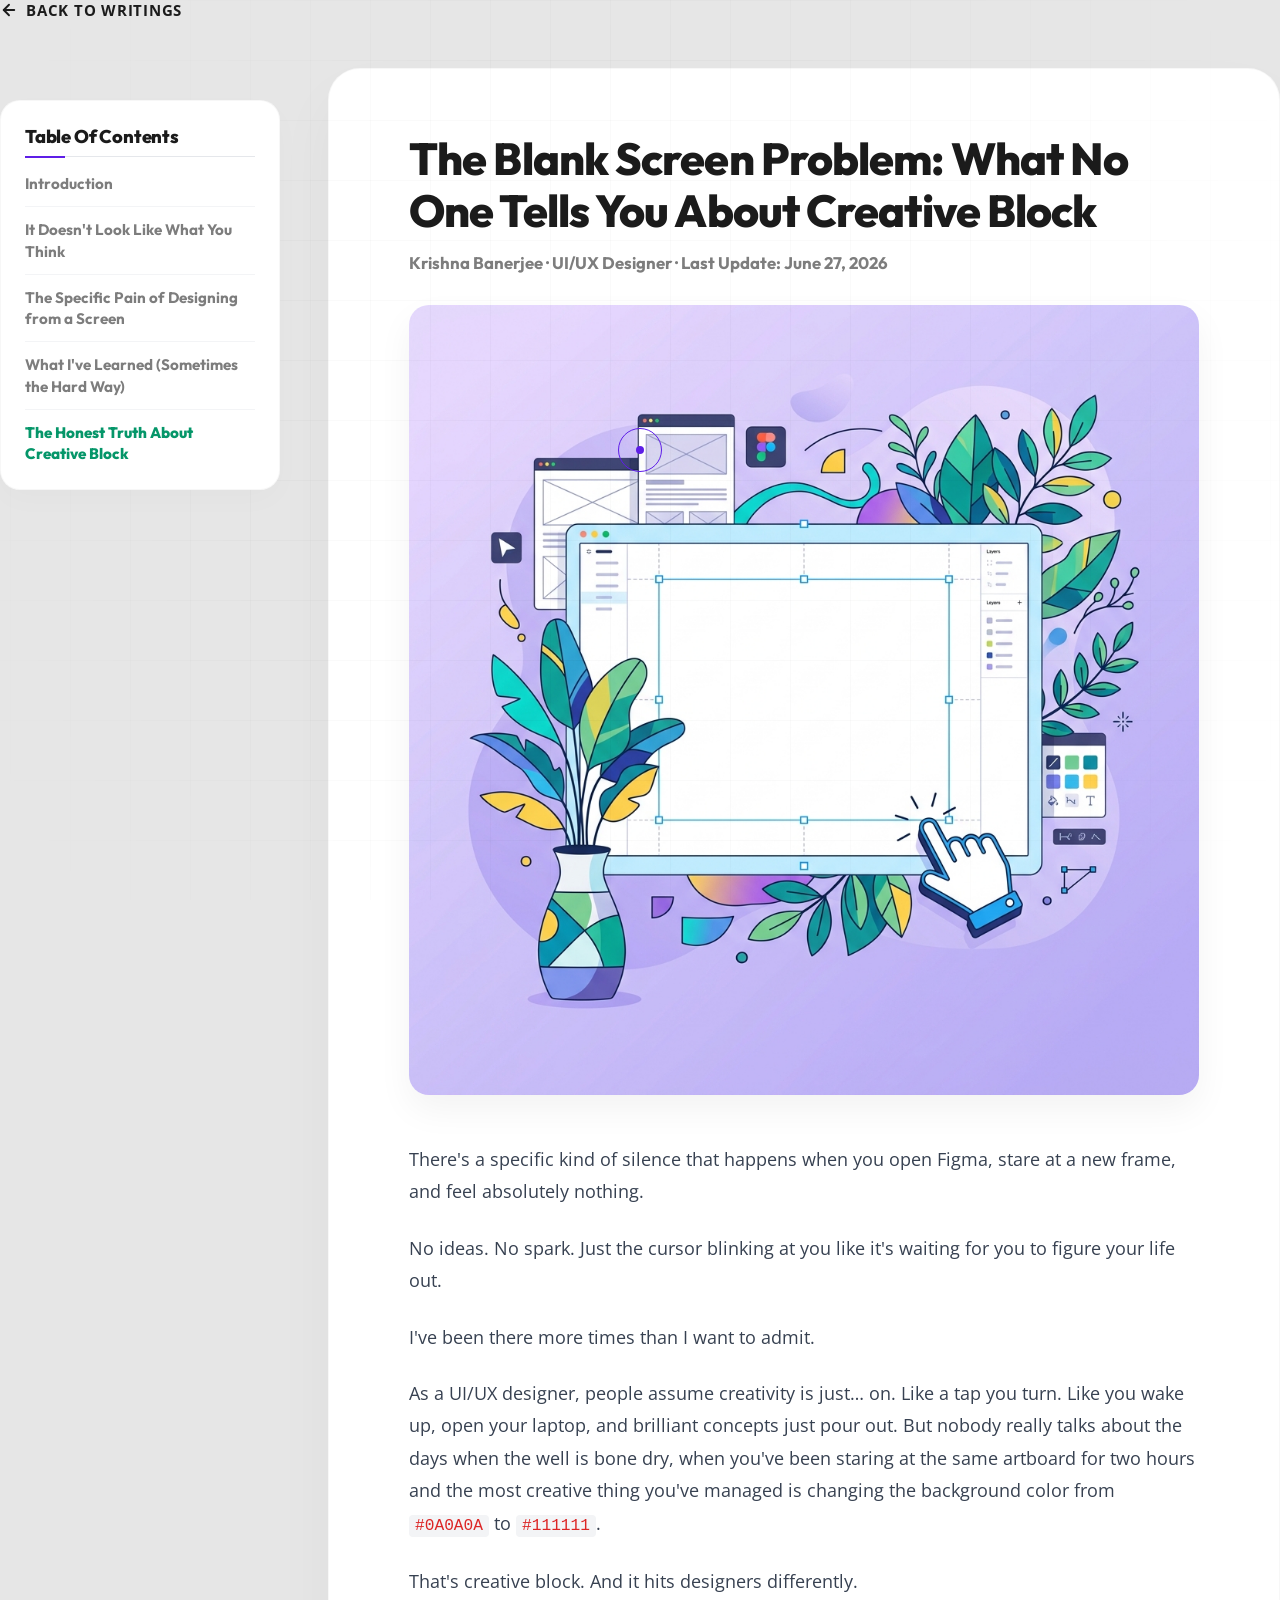
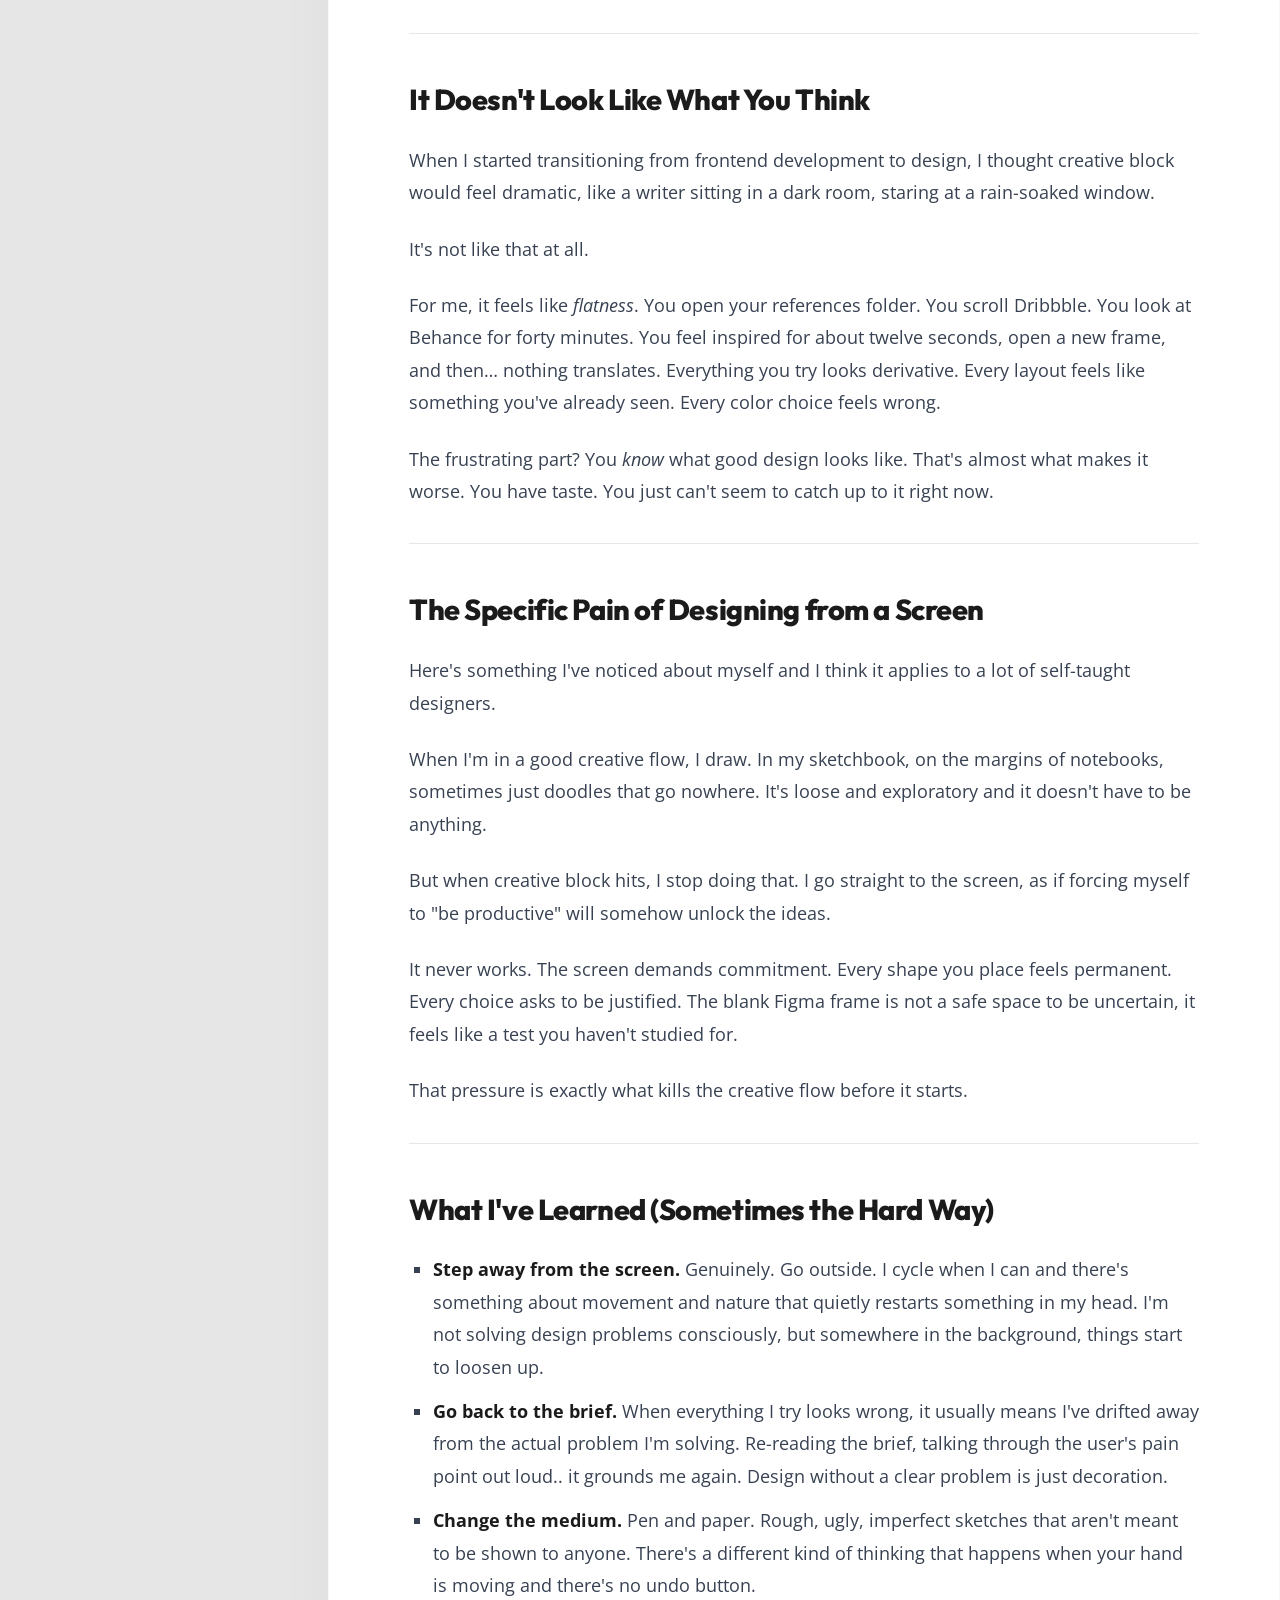
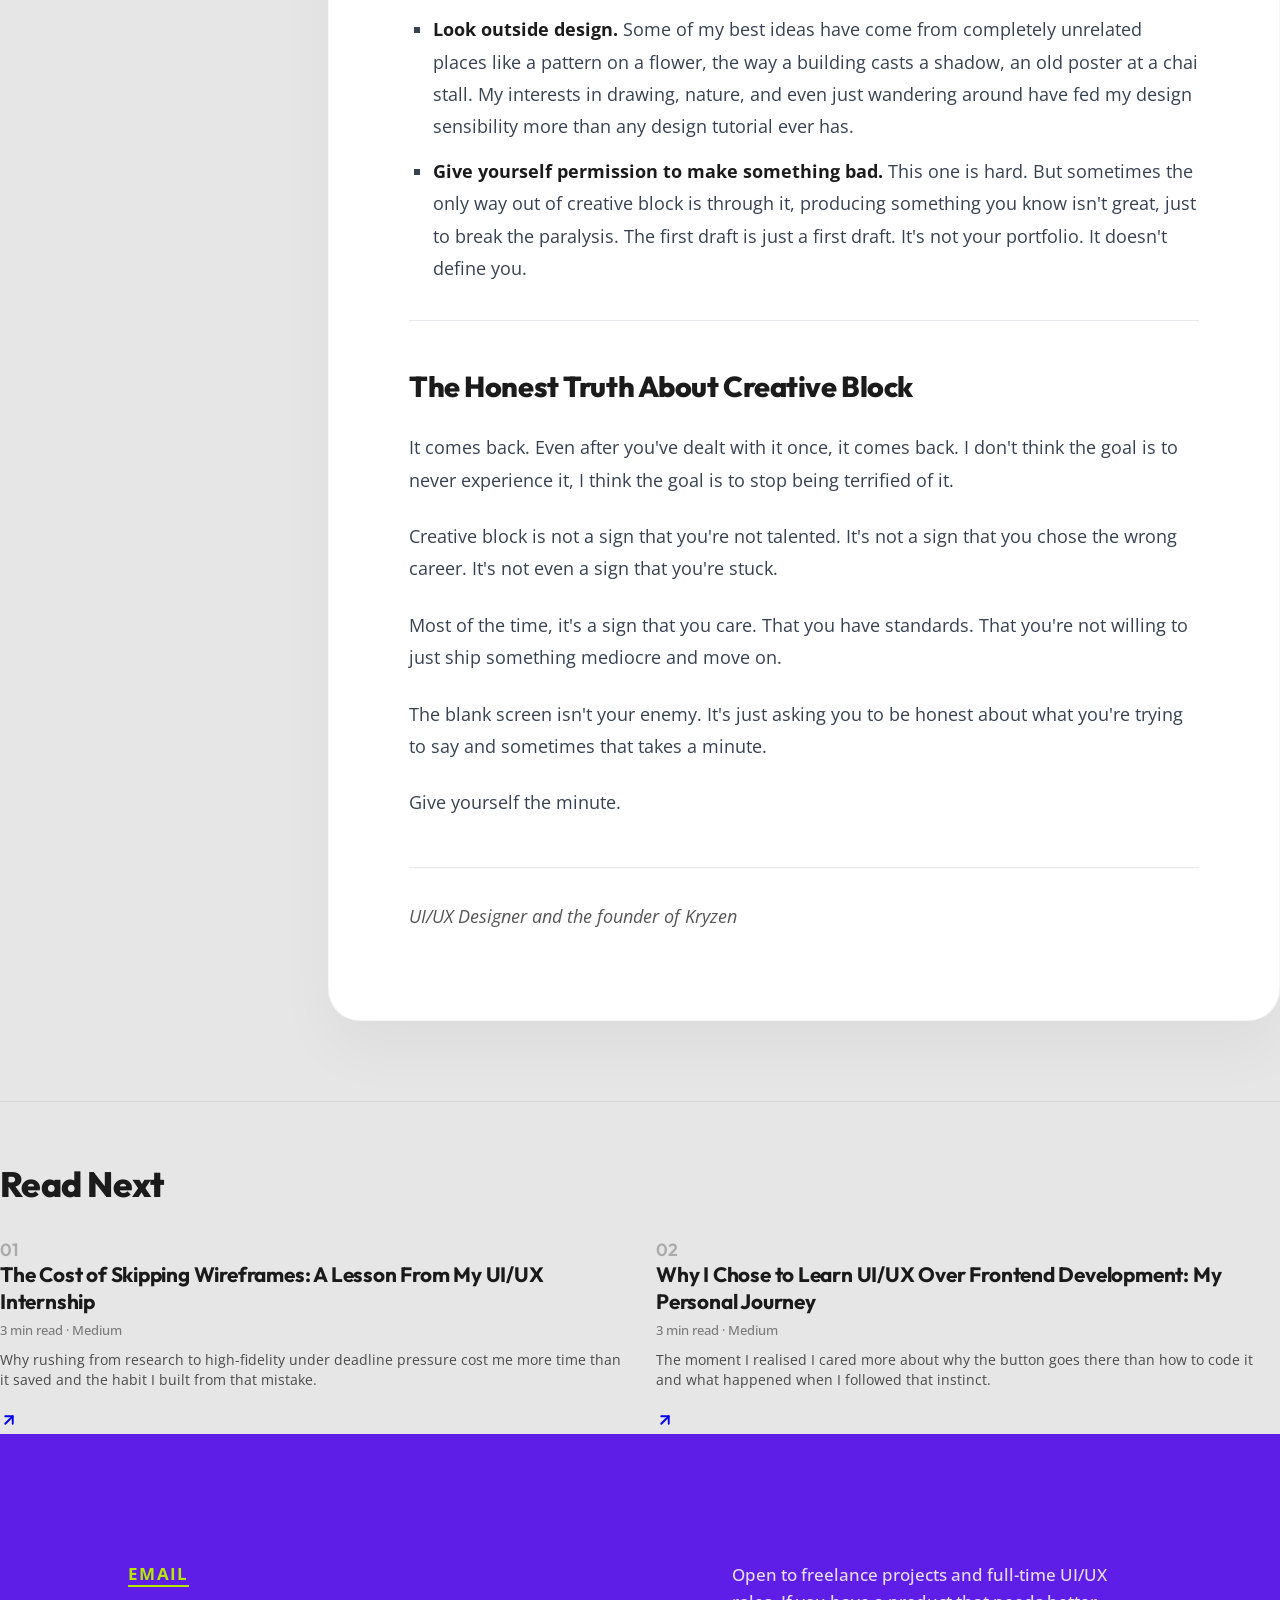
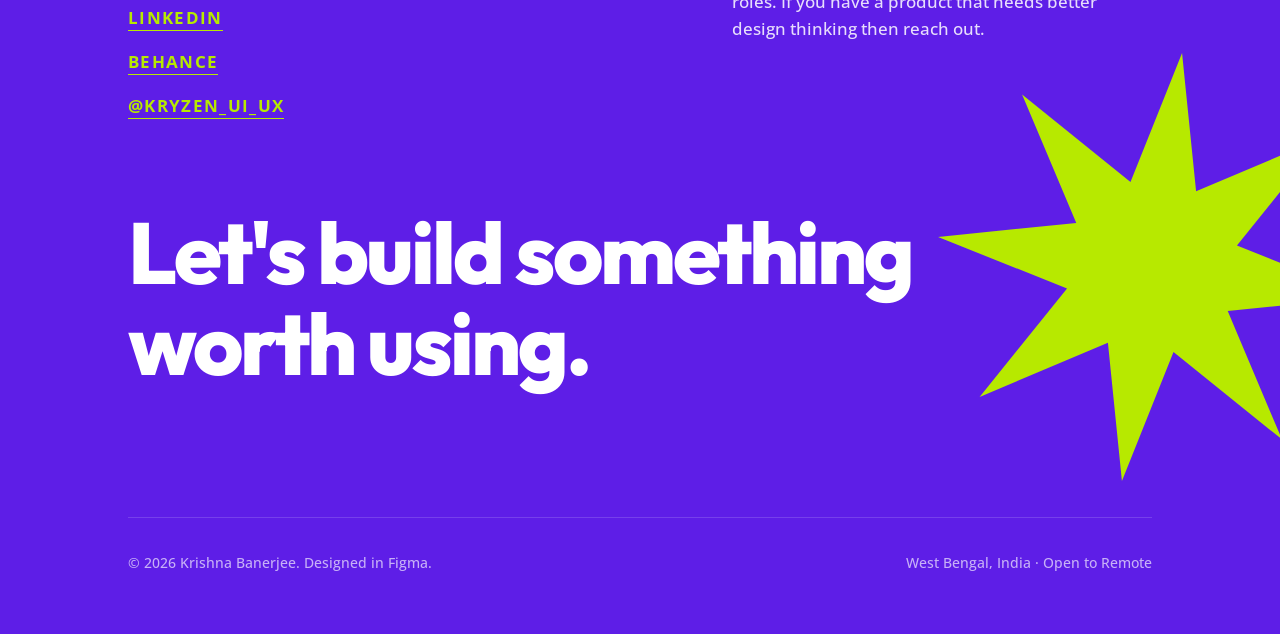
<file: blank-screen-problem.html>
<!DOCTYPE html>
<html lang="en">

<head>
  <meta charset="UTF-8">
  <meta name="viewport" content="width=device-width, initial-scale=1.0">
  <title>The Blank Screen Problem: What No One Tells You About Creative Block — Krishna Banerjee</title>
  <meta name="description"
    content="Staring at a blank Figma frame is a specific kind of pressure. Here is what I've learned about navigating creative block, moving away from the screen, and regaining focus.">

  <!-- Favicon -->
  <link rel="icon" type="image/png" href="assets/favicon.png">

  <!-- Premium Fonts -->
  <link rel="preconnect" href="https://fonts.googleapis.com">
  <link rel="preconnect" href="https://fonts.gstatic.com" crossorigin>
  <link
    href="https://fonts.googleapis.com/css2?family=Open+Sans:ital,wght@0,300..800;1,300..800&family=Outfit:wght@400;700;800&display=swap"
    rel="stylesheet">

  <!-- Main Stylesheet -->
  <link rel="stylesheet" href="src/style.css">
</head>

<body>

  <!-- Custom Interactive Cursor -->
  <div class="custom-cursor" id="customCursor">
    <div class="cursor-dot"></div>
    <div class="cursor-ring"></div>
    <span class="cursor-text"></span>
  </div>

  <!-- Tech Design Grid Overlay -->
  <div class="grid-overlay"></div>

  <!-- Blog Post Container -->
  <div class="blog-post-page-container">

    <!-- Top Back Navigation Header -->
    <header class="blog-post-header">
      <a href="blogs.html" class="back-link magnetic">
        <svg viewBox="0 0 24 24" width="18" height="18" stroke="currentColor" stroke-width="2.5" fill="none"
          stroke-linecap="round" stroke-linejoin="round" class="back-arrow-svg">
          <line x1="19" y1="12" x2="5" y2="12"></line>
          <polyline points="12 19 5 12 12 5"></polyline>
        </svg>
        Back to writings
      </a>
    </header>

    <!-- Split Layout Grid -->
    <div class="blog-post-split-layout">

      <!-- Left Sidebar (Sticky Table of Contents, Share, AI Summary) -->
      <aside class="blog-post-sidebar">

        <!-- Table of Contents -->
        <div class="blog-sidebar-widget toc-widget">
          <h4 class="sidebar-widget-title">Table Of Contents</h4>
          <nav class="toc-nav">
            <a href="#intro" class="toc-link active" id="link-intro">Introduction</a>
            <a href="#not-what-you-think" class="toc-link" id="link-not-what-you-think">It Doesn't Look Like What You
              Think</a>
            <a href="#screen-pain" class="toc-link" id="link-screen-pain">The Specific Pain of Designing from a
              Screen</a>
            <a href="#what-ive-learned" class="toc-link" id="link-what-ive-learned">What I've Learned (Sometimes the
              Hard Way)</a>
            <a href="#honest-truth" class="toc-link" id="link-honest-truth">The Honest Truth About Creative Block</a>
          </nav>
        </div>

      </aside>

      <!-- Right Main Content Area -->
      <article class="blog-post-article">
        <h1 class="blog-post-title">The Blank Screen Problem: What No One Tells You About Creative Block</h1>

        <div class="blog-post-author-meta">
          <span class="author-name">Krishna Banerjee</span>
          <span>·</span>
          <span>UI/UX Designer</span>
          <span>·</span>
          <span>Last Update: June 27, 2026</span>
        </div>

        <!-- Cover Image -->
        <div class="blog-post-cover-wrap">
          <img src="assets/blog_cover.png" alt="Creative Block Illustration" class="blog-post-cover-img">
        </div>

        <div class="blog-post-body">

          <!-- Introduction Section -->
          <section id="intro" class="blog-section">
            <p>There's a specific kind of silence that happens when you open Figma, stare at a new frame, and feel
              absolutely nothing.</p>
            <p>No ideas. No spark. Just the cursor blinking at you like it's waiting for you to figure your life out.
            </p>
            <p>I've been there more times than I want to admit.</p>
            <p>As a UI/UX designer, people assume creativity is just… on. Like a tap you turn. Like you wake up, open
              your laptop, and brilliant concepts just pour out. But nobody really talks about the days when the well is
              bone dry, when you've been staring at the same artboard for two hours and the most creative thing you've
              managed is changing the background color from <code>#0A0A0A</code> to <code>#111111</code>.</p>
            <p>That's creative block. And it hits designers differently.</p>
          </section>

          <hr>

          <!-- Section 1 -->
          <section id="not-what-you-think" class="blog-section">
            <h2>It Doesn't Look Like What You Think</h2>
            <p>When I started transitioning from frontend development to design, I thought creative block would feel
              dramatic, like a writer sitting in a dark room, staring at a rain-soaked window.</p>
            <p>It's not like that at all.</p>
            <p>For me, it feels like <em>flatness</em>. You open your references folder. You scroll Dribbble. You look
              at Behance for forty minutes. You feel inspired for about twelve seconds, open a new frame, and then…
              nothing translates. Everything you try looks derivative. Every layout feels like something you've already
              seen. Every color choice feels wrong.</p>
            <p>The frustrating part? You <em>know</em> what good design looks like. That's almost what makes it worse.
              You have taste. You just can't seem to catch up to it right now.</p>
          </section>

          <hr>

          <!-- Section 2 -->
          <section id="screen-pain" class="blog-section">
            <h2>The Specific Pain of Designing from a Screen</h2>
            <p>Here's something I've noticed about myself and I think it applies to a lot of self-taught designers.</p>
            <p>When I'm in a good creative flow, I draw. In my sketchbook, on the margins of notebooks, sometimes just
              doodles that go nowhere. It's loose and exploratory and it doesn't have to be anything.</p>
            <p>But when creative block hits, I stop doing that. I go straight to the screen, as if forcing myself to "be
              productive" will somehow unlock the ideas.</p>
            <p>It never works. The screen demands commitment. Every shape you place feels permanent. Every choice asks
              to be justified. The blank Figma frame is not a safe space to be uncertain, it feels like a test you
              haven't studied for.</p>
            <p>That pressure is exactly what kills the creative flow before it starts.</p>
          </section>

          <hr>

          <!-- Section 3 -->
          <section id="what-ive-learned" class="blog-section">
            <h2>What I've Learned (Sometimes the Hard Way)</h2>
            <ul>
              <li><strong>Step away from the screen.</strong> Genuinely. Go outside. I cycle when I can and there's
                something about movement and nature that quietly restarts something in my head. I'm not solving design
                problems consciously, but somewhere in the background, things start to loosen up.</li>
              <li><strong>Go back to the brief.</strong> When everything I try looks wrong, it usually means I've
                drifted away from the actual problem I'm solving. Re-reading the brief, talking through the user's pain
                point out loud.. it grounds me again. Design without a clear problem is just decoration.</li>
              <li><strong>Change the medium.</strong> Pen and paper. Rough, ugly, imperfect sketches that aren't meant
                to be shown to anyone. There's a different kind of thinking that happens when your hand is moving and
                there's no undo button.</li>
              <li><strong>Look outside design.</strong> Some of my best ideas have come from completely unrelated places
                like a pattern on a flower, the way a building casts a shadow, an old poster at a chai stall. My
                interests in drawing, nature, and even just wandering around have fed my design sensibility more than
                any design tutorial ever has.</li>
              <li><strong>Give yourself permission to make something bad.</strong> This one is hard. But sometimes the
                only way out of creative block is through it, producing something you know isn't great, just to break
                the paralysis. The first draft is just a first draft. It's not your portfolio. It doesn't define you.
              </li>
            </ul>
          </section>

          <hr>

          <!-- Section 4 -->
          <section id="honest-truth" class="blog-section">
            <h2>The Honest Truth About Creative Block</h2>
            <p>It comes back. Even after you've dealt with it once, it comes back. I don't think the goal is to never
              experience it, I think the goal is to stop being terrified of it.</p>
            <p>Creative block is not a sign that you're not talented. It's not a sign that you chose the wrong career.
              It's not even a sign that you're stuck.</p>
            <p>Most of the time, it's a sign that you care. That you have standards. That you're not willing to just
              ship something mediocre and move on.</p>
            <p>The blank screen isn't your enemy. It's just asking you to be honest about what you're trying to say and
              sometimes that takes a minute.</p>
            <p>Give yourself the minute.</p>
          </section>

          <div class="blog-post-footer-author">
            <p>UI/UX Designer and the founder of Kryzen</p>
          </div>
        </div>
      </article>

    </div> <!-- close .blog-post-split-layout -->

    <!-- Read Next Section -->
    <section class="read-next-section">
      <h3 class="read-next-title">Read Next</h3>
      <div class="read-next-grid">
        
        <!-- Card 1: Skipping Wireframes -->
        <a href="https://medium.com/@banerjeekb/the-cost-of-skipping-wireframes-a-lesson-from-my-ui-ux-internship-205ca12befcc" target="_blank" rel="noopener noreferrer" class="blog-card">
          <div class="blog-card-content">
            <span class="blog-card-index">01</span>
            <h3 class="blog-card-title">The Cost of Skipping Wireframes: A Lesson From My UI/UX Internship</h3>
            <p class="blog-card-meta">3 min read · Medium</p>
            <p class="blog-card-description">Why rushing from research to high-fidelity under deadline pressure cost me more time than it saved and the habit I built from that mistake.</p>
          </div>
          <div class="blog-arrow-btn">
            <svg viewBox="0 0 24 24" width="18" height="18" stroke="currentColor" stroke-width="2.5" fill="none" stroke-linecap="round" stroke-linejoin="round" class="blog-arrow-svg">
              <line x1="7" y1="17" x2="17" y2="7"></line>
              <polyline points="7 7 17 7 17 17"></polyline>
            </svg>
          </div>
        </a>

        <!-- Card 2: UI/UX over Frontend -->
        <a href="https://medium.com/@banerjeekb/why-i-chose-to-learn-ui-ux-over-frontend-development-my-personal-journey-8451941482ac" target="_blank" rel="noopener noreferrer" class="blog-card">
          <div class="blog-card-content">
            <span class="blog-card-index">02</span>
            <h3 class="blog-card-title">Why I Chose to Learn UI/UX Over Frontend Development: My Personal Journey</h3>
            <p class="blog-card-meta">3 min read · Medium</p>
            <p class="blog-card-description">The moment I realised I cared more about why the button goes there than how to code it and what happened when I followed that instinct.</p>
          </div>
          <div class="blog-arrow-btn">
            <svg viewBox="0 0 24 24" width="18" height="18" stroke="currentColor" stroke-width="2.5" fill="none" stroke-linecap="round" stroke-linejoin="round" class="blog-arrow-svg">
              <line x1="7" y1="17" x2="17" y2="7"></line>
              <polyline points="7 7 17 7 17 17"></polyline>
            </svg>
          </div>
        </a>

      </div>
    </section>

  </div> <!-- close .blog-post-page-container -->

  <!-- Footer Section -->
  <footer class="footer-section" id="footer">
    <div class="footer-container">

      <!-- Top Row: Links and Description -->
      <div class="footer-top-row">
        <!-- Left Column: Links -->
        <div class="footer-links-col">
          <div class="footer-links">
            <a href="mailto:banerjeekrishnaaa35@gmail.com" class="footer-link">EMAIL</a>
            <a href="https://www.linkedin.com/in/krishna-banerjee-384554218" target="_blank"
              class="footer-link">LINKEDIN</a>
            <a href="https://behance.net/krishnaabanerjee" target="_blank" class="footer-link">BEHANCE</a>
            <a href="https://instagram.com/kryzen_ui_ux" target="_blank" class="footer-link">@KRYZEN_UI_UX</a>
          </div>
        </div>

        <!-- Right Column: Paragraph -->
        <div class="footer-desc-col">
          <p class="footer-description">Open to freelance projects and full-time UI/UX roles. If you have a product that
            needs better design thinking then reach out.</p>
        </div>
      </div>

      <!-- Bottom Row: Heading (Full Width for 2-row layout) -->
      <div class="footer-heading-row">
        <h2 class="footer-heading">Let's build something <br>worth using.</h2>
      </div>

      <!-- Giant Star Graphic (absolutely positioned behind/cropped) -->
      <div class="footer-star-wrap">
        <svg viewBox="0 0 200 200" class="footer-star-svg" fill="none" xmlns="http://www.w3.org/2000/svg">
          <polygon
            points="100,10 113.8,66.2 163.6,36.4 133.8,86.2 190,100 133.8,113.8 163.6,163.6 113.8,133.8 100,190 86.2,133.8 36.4,163.6 66.2,113.8 10,100 66.2,86.2 36.4,36.4 86.2,66.2"
            fill="#B7E900" />
        </svg>
      </div>

      <!-- Bottom Metadata Bar -->
      <div class="footer-bottom">
        <p class="footer-copyright">© 2026 Krishna Banerjee. Designed in Figma.</p>
        <p class="footer-location">West Bengal, India · Open to Remote</p>
      </div>

    </div>
  </footer>

  <!-- Interactive JavaScript Scripts -->
  <script src="src/cursor.js"></script>

  <!-- Scroll Highlighting and UI Logic -->
  <script>
    document.addEventListener('DOMContentLoaded', () => {
      const sections = document.querySelectorAll('.blog-section');
      const tocLinks = document.querySelectorAll('.toc-link');

      // Smooth scroll for TOC links
      tocLinks.forEach(link => {
        link.addEventListener('click', (e) => {
          e.preventDefault();
          const targetId = link.getAttribute('href');
          const targetSection = document.querySelector(targetId);

          if (targetSection) {
            // Subtract some height for sticky page header offset
            const offsetTop = targetSection.getBoundingClientRect().top + window.pageYOffset - 120;
            window.scrollTo({
              top: offsetTop,
              behavior: 'smooth'
            });
          }
        });
      });

      // Intersection Observer to highlight active link
      const observerOptions = {
        root: null,
        rootMargin: '-15% 0px -55% 0px', // Trigger when section is in reading area
        threshold: 0
      };

      const observer = new IntersectionObserver((entries) => {
        entries.forEach(entry => {
          if (entry.isIntersecting) {
            const id = entry.target.getAttribute('id');

            tocLinks.forEach(link => {
              if (link.getAttribute('href') === `#${id}`) {
                link.classList.add('active');
              } else {
                link.classList.remove('active');
              }
            });
          }
        });
      }, observerOptions);

      sections.forEach(section => {
        observer.observe(section);
      });
    });
  </script>
</body>

</html>
</file>
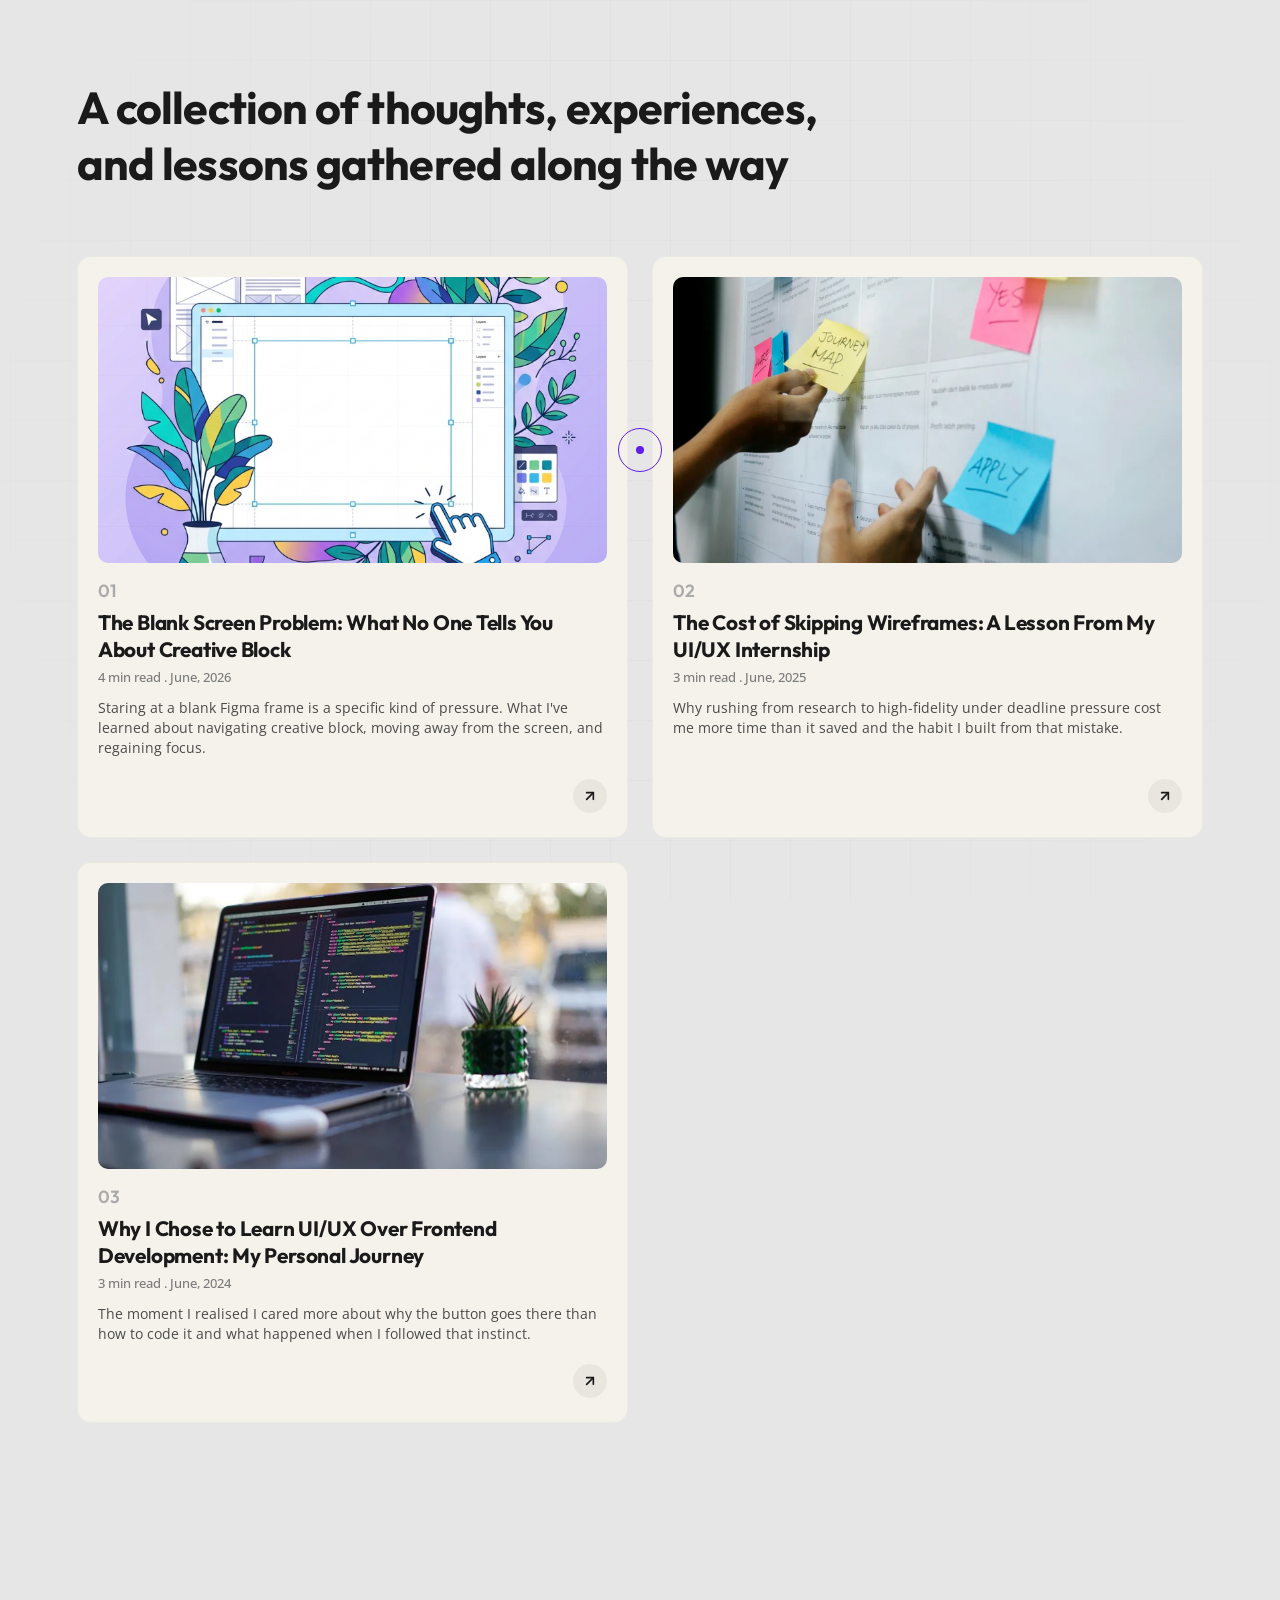
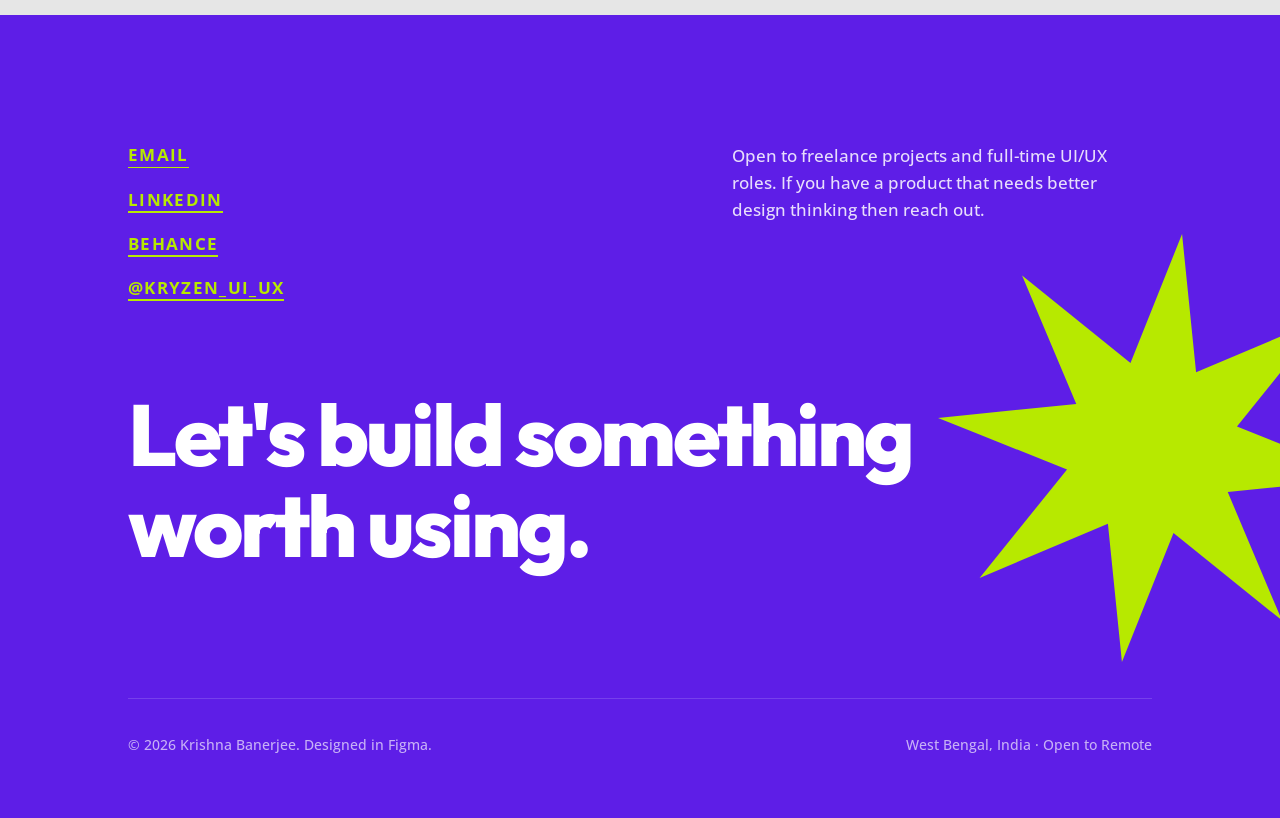
<file: blogs.html>
<!DOCTYPE html>
<html lang="en">

<head>
  <meta charset="UTF-8">
  <meta name="viewport" content="width=device-width, initial-scale=1.0">
  <title>Blogs, Writings & Journaling — Krishna Banerjee</title>
  <meta name="description"
    content="Thoughts on design, process, and lessons learned by Krishna Banerjee. Featured articles on wireframing and choosing UI/UX over frontend.">

  <!-- Premium Fonts -->
  <link rel="preconnect" href="https://fonts.googleapis.com">
  <link rel="preconnect" href="https://fonts.gstatic.com" crossorigin>
  <link
    href="https://fonts.googleapis.com/css2?family=Open+Sans:ital,wght@0,300..800;1,300..800&family=Outfit:wght@400;700;800&display=swap"
    rel="stylesheet">

  <!-- Main Stylesheet -->
  <link rel="stylesheet" href="src/style.css">

  <!-- Favicon -->
  <link rel="icon" type="image/png" href="assets/favicon.png">
</head>

<body>

  <!-- Custom Interactive Cursor -->
  <div class="custom-cursor" id="customCursor">
    <div class="cursor-dot"></div>
    <div class="cursor-ring"></div>
    <span class="cursor-text"></span>
  </div>

  <!-- Tech Design Grid Overlay -->
  <div class="grid-overlay"></div>

  <!-- Main Container -->
  <div class="blogs-page-container">

    <!-- Page Content -->
    <main class="blogs-main-content">
      <h1 class="blogs-page-title">A collection of thoughts, experiences, <br>and lessons gathered along the way</h1>

      <!-- Two Column Blogs Cards Grid -->
      <div class="blogs-grid">

        <!-- Card 1: The Blank Screen Problem -->
        <a href="blank-screen-problem.html" class="blog-grid-card">
          <div class="blog-card-img-wrap">
            <img src="assets/blogs/1.png" alt="The Blank Screen Problem Figma Canvas Cover">
          </div>
          <span class="blog-card-index">01</span>
          <h3 class="blog-card-title">The Blank Screen Problem: What No One Tells You About Creative Block</h3>
          <p class="blog-card-meta">4 min read . June, 2026</p>
          <p class="blog-card-description">Staring at a blank Figma frame is a specific kind of pressure. What I've
            learned about navigating creative block, moving away from the screen, and regaining focus.</p>
          <div class="blog-card-arrow">
            <svg viewBox="0 0 24 24" width="16" height="16" stroke="currentColor" stroke-width="2.5" fill="none"
              stroke-linecap="round" stroke-linejoin="round">
              <line x1="7" y1="17" x2="17" y2="7"></line>
              <polyline points="7 7 17 7 17 17"></polyline>
            </svg>
          </div>
        </a>

        <!-- Card 2: Skipping Wireframes -->
        <a href="https://medium.com/@banerjeekb/the-cost-of-skipping-wireframes-a-lesson-from-my-ui-ux-internship-205ca12befcc"
          target="_blank" rel="noopener noreferrer" class="blog-grid-card">
          <div class="blog-card-img-wrap">
            <img src="assets/blogs/2.png" alt="The Cost of Skipping Wireframes Sticky Notes Cover">
          </div>
          <span class="blog-card-index">02</span>
          <h3 class="blog-card-title">The Cost of Skipping Wireframes: A Lesson From My UI/UX Internship</h3>
          <p class="blog-card-meta">3 min read . June, 2025</p>
          <p class="blog-card-description">Why rushing from research to high-fidelity under deadline pressure cost me
            more time than it saved and the habit I built from that mistake.</p>
          <div class="blog-card-arrow">
            <svg viewBox="0 0 24 24" width="16" height="16" stroke="currentColor" stroke-width="2.5" fill="none"
              stroke-linecap="round" stroke-linejoin="round">
              <line x1="7" y1="17" x2="17" y2="7"></line>
              <polyline points="7 7 17 7 17 17"></polyline>
            </svg>
          </div>
        </a>

        <!-- Card 3: UI/UX over Frontend -->
        <a href="https://medium.com/@banerjeekb/why-i-chose-to-learn-ui-ux-over-frontend-development-my-personal-journey-8451941482ac"
          target="_blank" rel="noopener noreferrer" class="blog-grid-card">
          <div class="blog-card-img-wrap">
            <img src="assets/blogs/3.png" alt="Why I Chose UI UX Over Frontend Laptop Cover">
          </div>
          <span class="blog-card-index">03</span>
          <h3 class="blog-card-title">Why I Chose to Learn UI/UX Over Frontend Development: My Personal Journey</h3>
          <p class="blog-card-meta">3 min read . June, 2024</p>
          <p class="blog-card-description">The moment I realised I cared more about why the button goes there than how
            to code it and what happened when I followed that instinct.</p>
          <div class="blog-card-arrow">
            <svg viewBox="0 0 24 24" width="16" height="16" stroke="currentColor" stroke-width="2.5" fill="none"
              stroke-linecap="round" stroke-linejoin="round">
              <line x1="7" y1="17" x2="17" y2="7"></line>
              <polyline points="7 7 17 7 17 17"></polyline>
            </svg>
          </div>
        </a>

      </div>
    </main>

  </div>

  <!-- Footer Section (Identical to homepage footer) -->
  <footer class="footer-section" id="footer">
    <div class="footer-container">

      <!-- Top Row: Links and Description -->
      <div class="footer-top-row">
        <!-- Left Column: Links -->
        <div class="footer-links-col">
          <div class="footer-links">
            <a href="mailto:banerjeekrishnaaa35@gmail.com" class="footer-link">EMAIL</a>
            <a href="https://www.linkedin.com/in/krishna-banerjee-384554218" target="_blank"
              class="footer-link">LINKEDIN</a>
            <a href="https://behance.net/krishnaabanerjee" target="_blank" class="footer-link">BEHANCE</a>
            <a href="https://instagram.com/kryzen_ui_ux" target="_blank" class="footer-link">@KRYZEN_UI_UX</a>
          </div>
        </div>

        <!-- Right Column: Paragraph -->
        <div class="footer-desc-col">
          <p class="footer-description">Open to freelance projects and full-time UI/UX roles. If you have a product that
            needs better design thinking then reach out.</p>
        </div>
      </div>

      <!-- Bottom Row: Heading (Full Width for 2-row layout) -->
      <div class="footer-heading-row">
        <h2 class="footer-heading">Let's build something <br>worth using.</h2>
      </div>

      <!-- Giant Star Graphic (absolutely positioned behind/cropped) -->
      <div class="footer-star-wrap">
        <svg viewBox="0 0 200 200" class="footer-star-svg" fill="none" xmlns="http://www.w3.org/2000/svg">
          <polygon
            points="100,10 113.8,66.2 163.6,36.4 133.8,86.2 190,100 133.8,113.8 163.6,163.6 113.8,133.8 100,190 86.2,133.8 36.4,163.6 66.2,113.8 10,100 66.2,86.2 36.4,36.4 86.2,66.2"
            fill="#B7E900" />
        </svg>
      </div>

      <!-- Bottom Metadata Bar -->
      <div class="footer-bottom">
        <p class="footer-copyright">© 2026 Krishna Banerjee. Designed in Figma.</p>
        <p class="footer-location">West Bengal, India · Open to Remote</p>
      </div>

    </div>
  </footer>

  <!-- Interactive JavaScript Scripts -->
  <script src="src/cursor.js"></script>
</body>

</html>
</file>
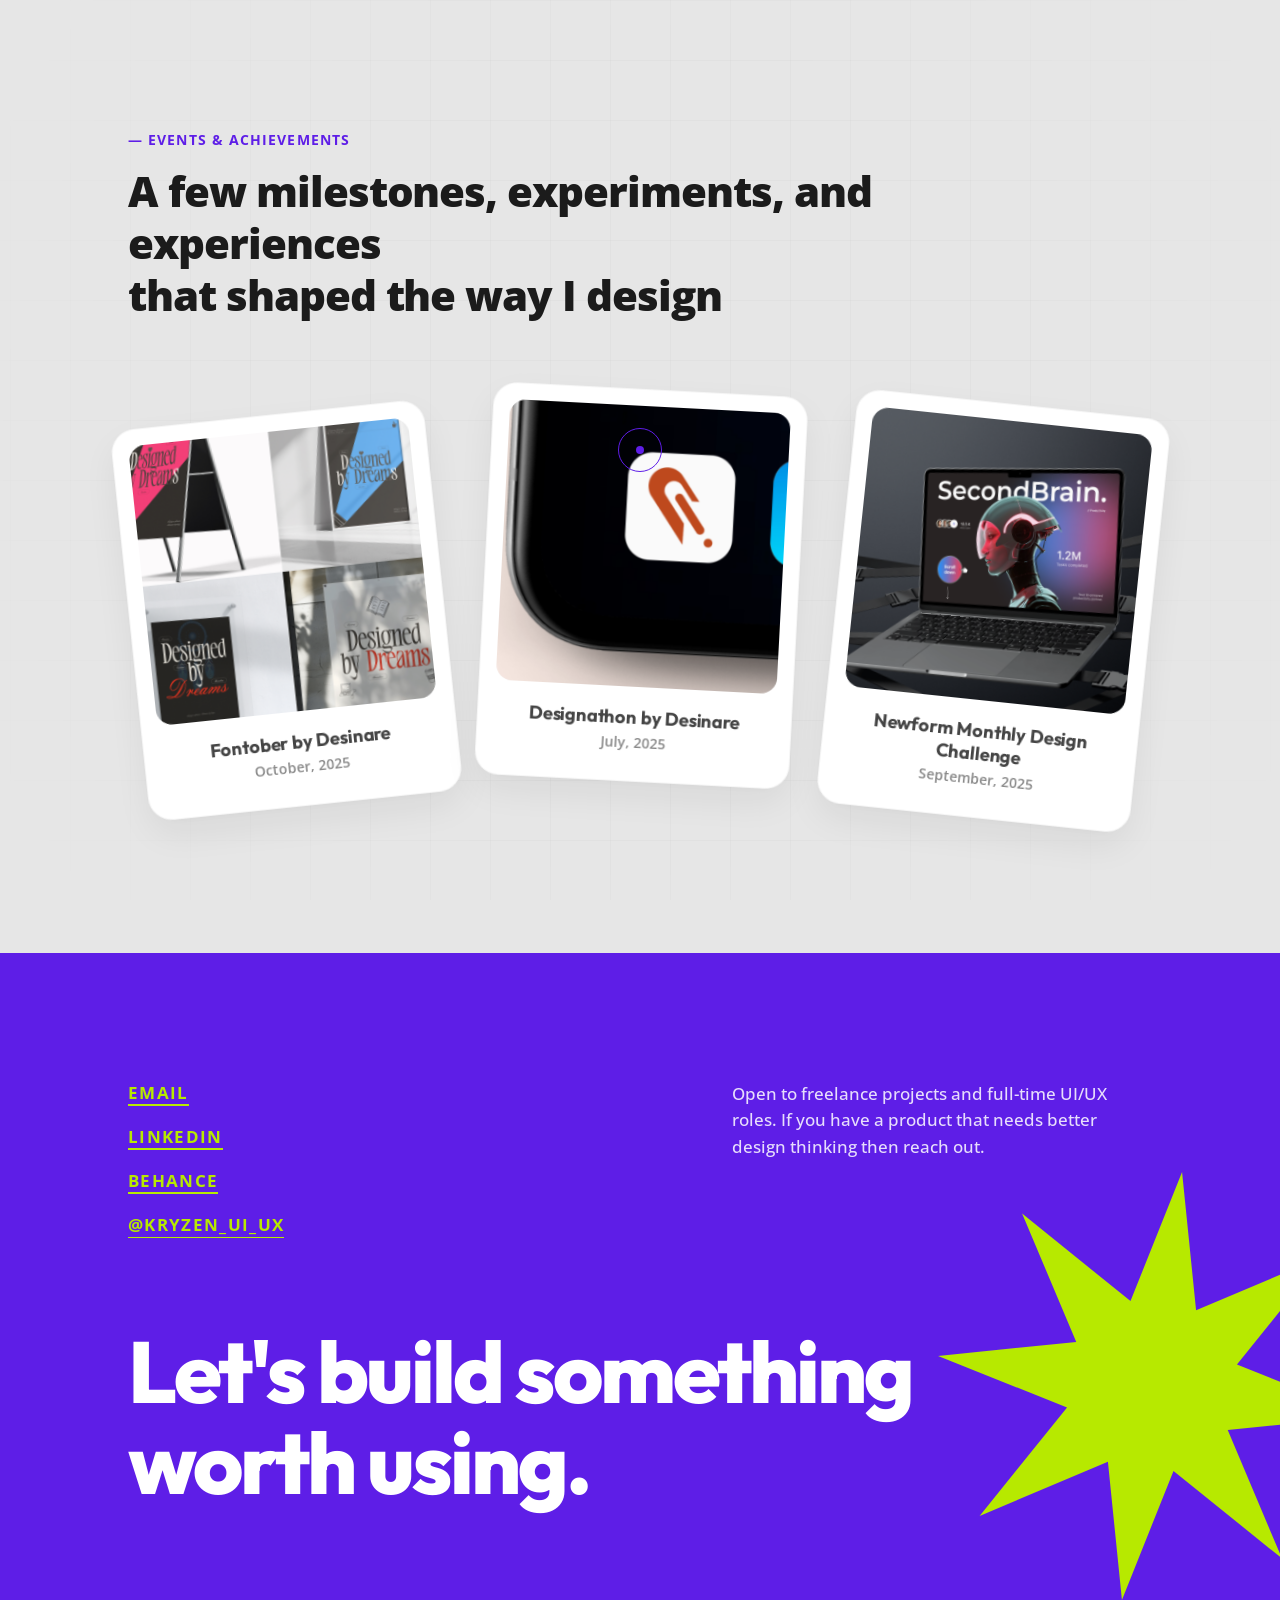
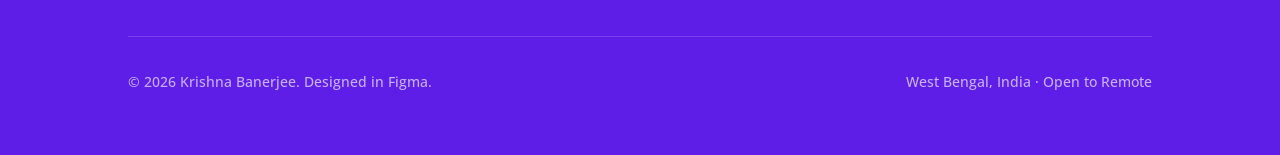
<file: events.html>
<!DOCTYPE html>
<html lang="en">
<head>
  <meta charset="UTF-8">
  <meta name="viewport" content="width=device-width, initial-scale=1.0">
  <title>Design Events & Community — Krishna Banerjee</title>
  <meta name="description" content="Design events and community highlights of Krishna Banerjee, featuring Fontober, Designathon, and Newform Monthly Design Challenge.">
  
  <!-- Premium Fonts -->
  <link rel="preconnect" href="https://fonts.googleapis.com">
  <link rel="preconnect" href="https://fonts.gstatic.com" crossorigin>
  <link href="https://fonts.googleapis.com/css2?family=Open+Sans:ital,wght@0,300..800;1,300..800&family=Outfit:wght@400;700;800&display=swap" rel="stylesheet">
  
  <!-- Main Stylesheet -->
  <link rel="stylesheet" href="src/style.css">
  
  <!-- Favicon -->
  <link rel="icon" type="image/png" href="assets/favicon.png">
</head>
<body>

  <!-- Custom Interactive Cursor -->
  <div class="custom-cursor" id="customCursor">
    <div class="cursor-dot"></div>
    <div class="cursor-ring"></div>
    <span class="cursor-text"></span>
  </div>

  <!-- Tech Design Grid Overlay -->
  <div class="grid-overlay"></div>

  <!-- Main Container -->
  <div class="events-page-container">
    
    <!-- Page Title Header & Content -->
    <main class="events-main-content">
      <div class="events-achievements-header" style="text-align: left; margin-bottom: 3.5rem;">
        <span class="events-achievements-tag">— EVENTS & ACHIEVEMENTS</span>
        <h1 class="events-achievements-title" style="margin: 0; max-width: 900px;">A few milestones, experiments, and experiences<br>that shaped the way I design</h1>
      </div>

      <!-- 3-Polaroid Cards Grid -->
      <div class="events-polaroid-grid" style="padding: 1rem 0 4rem 0;">

        <!-- Card 1: Fontober by Desinare -->
        <a href="https://drive.google.com/file/d/1KCpvYo97dGp0cKx-WRZhsJEtwwhHCHvG/view" target="_blank"
          rel="noopener noreferrer" class="events-polaroid-card polaroid-1 magnetic">
          <div class="polaroid-img-wrapper">
            <img src="assets/Events/1.png" alt="Fontober by Desinare Poster Mockups">
          </div>
          <div class="polaroid-caption">
            <h3 class="polaroid-title">Fontober by Desinare</h3>
            <span class="polaroid-date">October, 2025</span>
          </div>
        </a>

        <!-- Card 2: Designathon by Desinare -->
        <a href="https://www.behance.net/gallery/231325539/Club-Duelz-Designathon-Project" target="_blank"
          rel="noopener noreferrer" class="events-polaroid-card polaroid-2 magnetic">
          <div class="polaroid-img-wrapper">
            <img src="assets/Events/2.png" alt="Designathon by Desinare Match Management App">
          </div>
          <div class="polaroid-caption">
            <h3 class="polaroid-title">Designathon by Desinare</h3>
            <span class="polaroid-date">July, 2025</span>
          </div>
        </a>

        <!-- Card 3: Newform Monthly Design Challenge -->
        <a href="https://figma.com/proto/qIXOev17Bj3zygVhI0J7r1/AI-Productivity-Website?node-id=88-49&t=7eEVWAIYrNcSFSIp-0&scaling=min-zoom&content-scaling=fixed&page-id=0%3A1&starting-point-node-id=88%3A143"
          target="_blank" rel="noopener noreferrer" class="events-polaroid-card polaroid-3 magnetic">
          <div class="polaroid-img-wrapper">
            <img src="assets/Events/3.png" alt="Newform Monthly Design Challenge AI Website">
          </div>
          <div class="polaroid-caption">
            <h3 class="polaroid-title">Newform Monthly Design Challenge</h3>
            <span class="polaroid-date">September, 2025</span>
          </div>
        </a>

      </div>
    </main>

  </div>

  <!-- Footer Section (Identical to homepage footer) -->
  <footer class="footer-section" id="footer">
    <div class="footer-container">
      
      <!-- Top Row: Links and Description -->
      <div class="footer-top-row">
        <!-- Left Column: Links -->
        <div class="footer-links-col">
          <div class="footer-links">
            <a href="mailto:banerjeekrishnaaa35@gmail.com" class="footer-link">EMAIL</a>
            <a href="https://www.linkedin.com/in/krishna-banerjee-384554218" target="_blank" class="footer-link">LINKEDIN</a>
            <a href="https://behance.net/krishnaabanerjee" target="_blank" class="footer-link">BEHANCE</a>
            <a href="https://instagram.com/kryzen_ui_ux" target="_blank" class="footer-link">@KRYZEN_UI_UX</a>
          </div>
        </div>
        
        <!-- Right Column: Paragraph -->
        <div class="footer-desc-col">
          <p class="footer-description">Open to freelance projects and full-time UI/UX roles. If you have a product that needs better design thinking then reach out.</p>
        </div>
      </div>
      
      <!-- Bottom Row: Heading (Full Width for 2-row layout) -->
      <div class="footer-heading-row">
        <h2 class="footer-heading">Let's build something <br>worth using.</h2>
      </div>
      
      <!-- Giant Star Graphic (absolutely positioned behind/cropped) -->
      <div class="footer-star-wrap">
        <svg viewBox="0 0 200 200" class="footer-star-svg" fill="none" xmlns="http://www.w3.org/2000/svg">
          <polygon points="100,10 113.8,66.2 163.6,36.4 133.8,86.2 190,100 133.8,113.8 163.6,163.6 113.8,133.8 100,190 86.2,133.8 36.4,163.6 66.2,113.8 10,100 66.2,86.2 36.4,36.4 86.2,66.2" fill="#B7E900" />
        </svg>
      </div>
      
      <!-- Bottom Metadata Bar -->
      <div class="footer-bottom">
        <p class="footer-copyright">© 2026 Krishna Banerjee. Designed in Figma.</p>
        <p class="footer-location">West Bengal, India · Open to Remote</p>
      </div>
      
    </div>
  </footer>

  <!-- Interactive JavaScript Scripts -->
  <script src="src/cursor.js"></script>
</body>
</html>
</file>
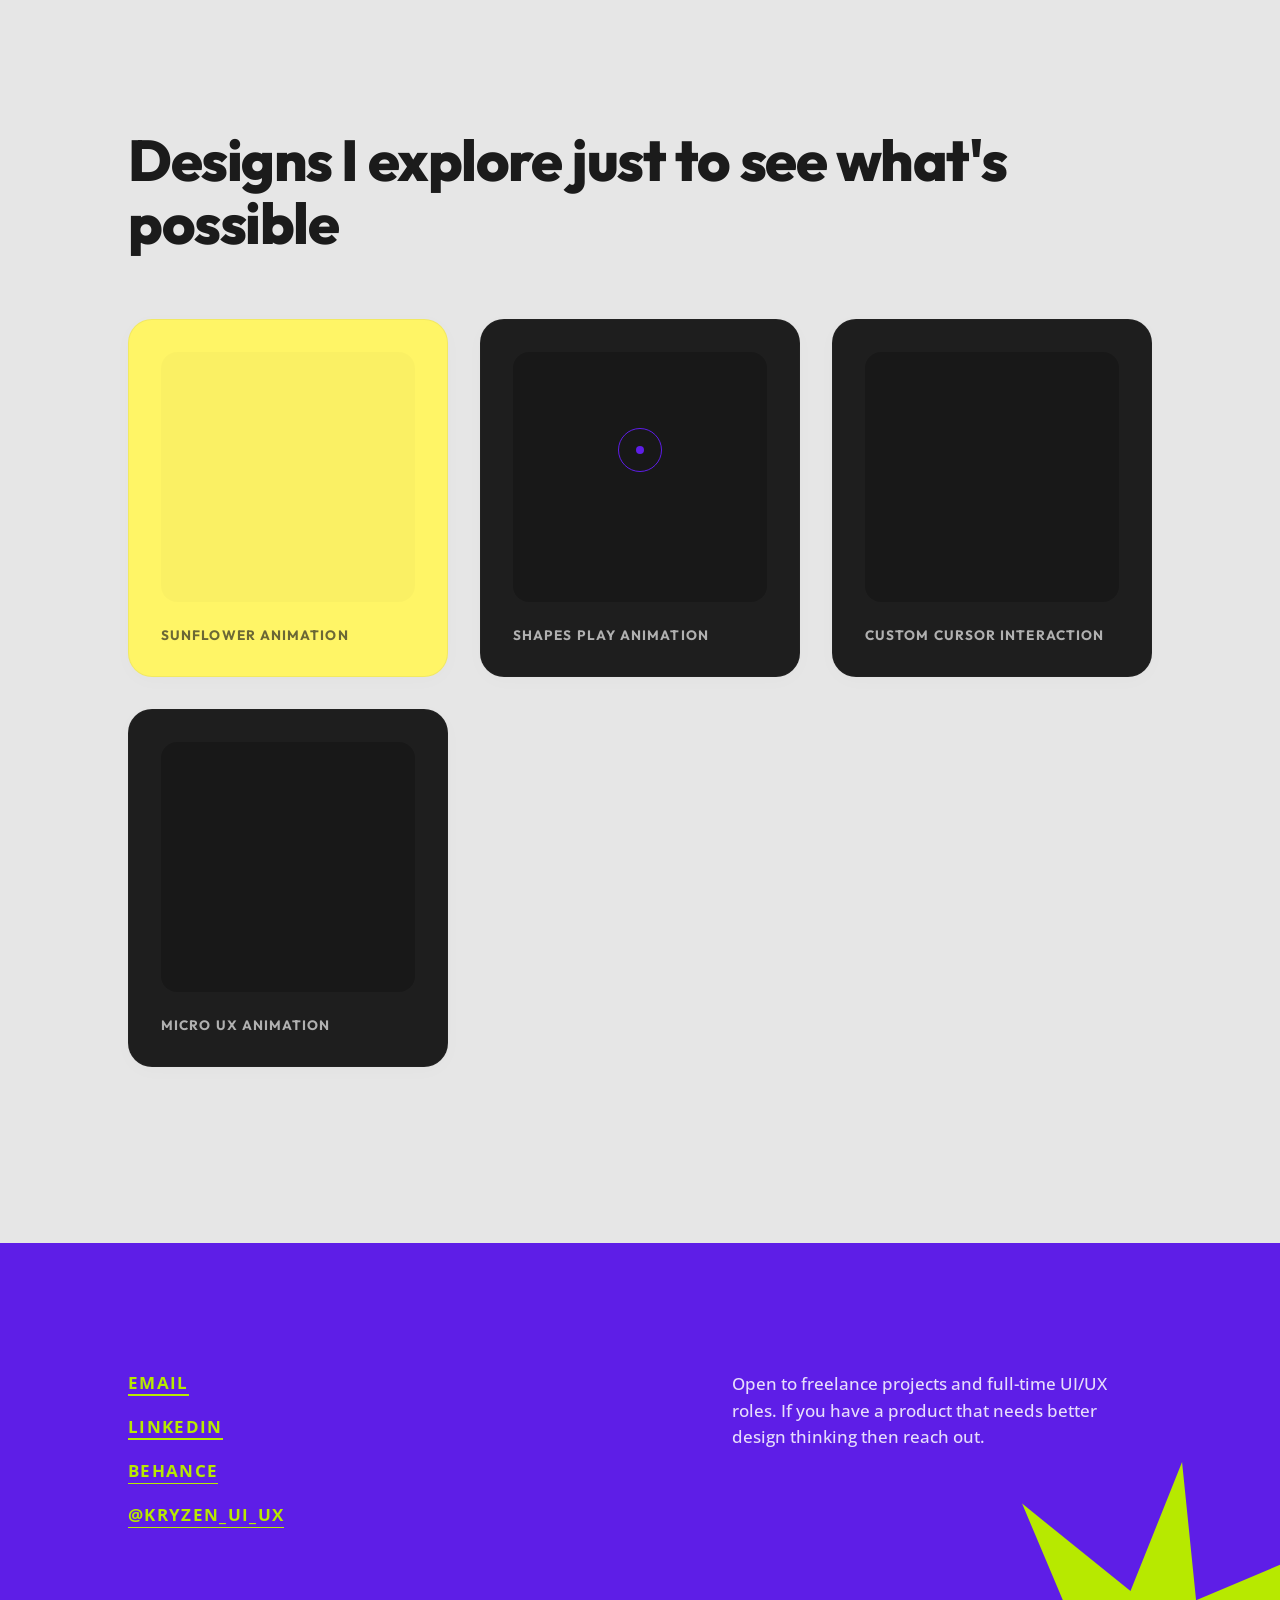
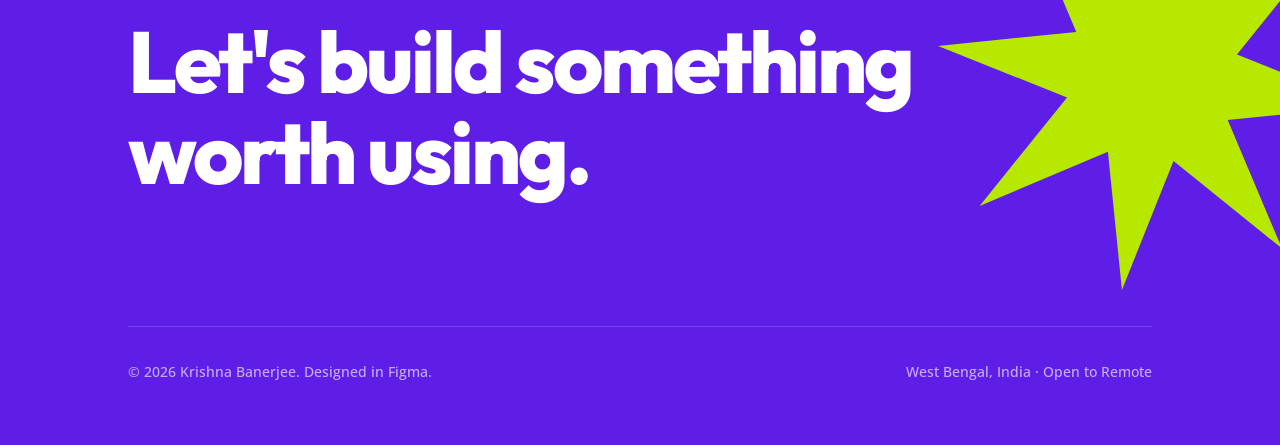
<file: interactions.html>
<!DOCTYPE html>
<html lang="en">
<head>
  <meta charset="UTF-8">
  <meta name="viewport" content="width=device-width, initial-scale=1.0">
  <title>Interaction Experiments — Krishna Banerjee</title>
  <meta name="description" content="Micro-interactions, motion concepts, and UI patterns explored by Krishna Banerjee. Just to see what's possible.">
  
  <!-- Premium Fonts -->
  <link rel="preconnect" href="https://fonts.googleapis.com">
  <link rel="preconnect" href="https://fonts.gstatic.com" crossorigin>
  <link href="https://fonts.googleapis.com/css2?family=Open+Sans:ital,wght@0,300..800;1,300..800&family=Outfit:wght@400;700;800&display=swap" rel="stylesheet">
  
  <!-- Main Stylesheet -->
  <link rel="stylesheet" href="src/style.css">
  
  <!-- Favicon -->
  <link rel="icon" type="image/png" href="assets/favicon.png">
</head>
<body>

  <!-- Custom Interactive Cursor -->
  <div class="custom-cursor" id="customCursor">
    <div class="cursor-dot"></div>
    <div class="cursor-ring"></div>
    <span class="cursor-text"></span>
  </div>

  <!-- Tech Design Grid Overlay -->
  <div class="grid-overlay"></div>

  <!-- Main Container -->
  <div class="interactions-page-container">
    
    <h1 class="interactions-page-title">Designs I explore just to see what's possible</h1>

    <!-- Interactions Grid Layout -->
    <div class="interactions-grid">
      <!-- Generated Dynamically via JavaScript -->
    </div>

  </div>

  <!-- Video Lightbox Modal -->
  <div class="lightbox-modal" id="videoLightboxModal">
    <button class="lightbox-close magnetic" id="lightboxClose" aria-label="Close Gallery">
      <svg viewBox="0 0 24 24" width="24" height="24" stroke="currentColor" stroke-width="2.5" fill="none" stroke-linecap="round" stroke-linejoin="round">
        <line x1="18" y1="6" x2="6" y2="18"></line>
        <line x1="6" y1="6" x2="18" y2="18"></line>
      </svg>
    </button>
    <button class="lightbox-nav lightbox-prev magnetic" id="lightboxPrev" aria-label="Previous Video">
      <svg viewBox="0 0 24 24" width="24" height="24" stroke="currentColor" stroke-width="2.5" fill="none" stroke-linecap="round" stroke-linejoin="round">
        <polyline points="15 18 9 12 15 6"></polyline>
      </svg>
    </button>
    <button class="lightbox-nav lightbox-next magnetic" id="lightboxNext" aria-label="Next Video">
      <svg viewBox="0 0 24 24" width="24" height="24" stroke="currentColor" stroke-width="2.5" fill="none" stroke-linecap="round" stroke-linejoin="round">
        <polyline points="9 18 15 12 9 6"></polyline>
      </svg>
    </button>
    <div class="lightbox-content">
      <!-- Full Video Tag with controls inside modal -->
      <video id="lightboxVideo" class="lightbox-video-player" controls autoplay loop playsinline></video>
      <div class="lightbox-caption" id="lightboxCaption"></div>
    </div>
  </div>

  <!-- Footer Section (Identical to homepage footer) -->
  <footer class="footer-section" id="footer">
    <div class="footer-container">
      
      <!-- Top Row: Links and Description -->
      <div class="footer-top-row">
        <!-- Left Column: Links -->
        <div class="footer-links-col">
          <div class="footer-links">
            <a href="mailto:banerjeekrishnaaa35@gmail.com" class="footer-link">EMAIL</a>
            <a href="https://www.linkedin.com/in/krishna-banerjee-384554218" target="_blank" class="footer-link">LINKEDIN</a>
            <a href="https://behance.net/krishnaabanerjee" target="_blank" class="footer-link">BEHANCE</a>
            <a href="https://instagram.com/kryzen_ui_ux" target="_blank" class="footer-link">@KRYZEN_UI_UX</a>
          </div>
        </div>
        
        <!-- Right Column: Paragraph -->
        <div class="footer-desc-col">
          <p class="footer-description">Open to freelance projects and full-time UI/UX roles. If you have a product that needs better design thinking then reach out.</p>
        </div>
      </div>
      
      <!-- Bottom Row: Heading (Full Width for 2-row layout) -->
      <div class="footer-heading-row">
        <h2 class="footer-heading">Let's build something <br>worth using.</h2>
      </div>
      
      <!-- Giant Star Graphic (absolutely positioned behind/cropped) -->
      <div class="footer-star-wrap">
        <svg viewBox="0 0 200 200" class="footer-star-svg" fill="none" xmlns="http://www.w3.org/2000/svg">
          <polygon points="100,10 113.8,66.2 163.6,36.4 133.8,86.2 190,100 133.8,113.8 163.6,163.6 113.8,133.8 100,190 86.2,133.8 36.4,163.6 66.2,113.8 10,100 66.2,86.2 36.4,36.4 86.2,66.2" fill="#B7E900" />
        </svg>
      </div>
      
      <!-- Bottom Metadata Bar -->
      <div class="footer-bottom">
        <p class="footer-copyright">© 2026 Krishna Banerjee. Designed in Figma.</p>
        <p class="footer-location">West Bengal, India · Open to Remote</p>
      </div>
      
    </div>
  </footer>

  <!-- Interactive JavaScript Scripts -->
  <script src="src/cursor.js"></script>
  
  <!-- Lightbox Gallery Script -->
  <script>
    document.addEventListener('DOMContentLoaded', () => {
      // Define the interaction videos array
      // Users can easily add or remove videos here
      const interactionVideos = [
        {
          title: "Sunflower Animation",
          src: "assets/interation video/sunflower.mp4",
          theme: "yellow", // 'yellow' or 'charcoal' or 'white'
          layout: "contain" // 'contain' or 'cover' or 'laptop'
        },
        {
          title: "Shapes Play Animation",
          src: "assets/interation video/shapes play.mp4",
          theme: "charcoal",
          layout: "cover"
        },
        {
          title: "Custom Cursor Interaction",
          src: "assets/interation video/custom cursor.mp4",
          theme: "charcoal",
          layout: "cover"
        },
        {
          title: "Micro UX Animation",
          src: "assets/interation video/micro-animation.mp4",
          theme: "charcoal",
          layout: "cover"
        }
      ];

      const gridContainer = document.querySelector('.interactions-grid');
      gridContainer.innerHTML = ''; // Clear container

      // Generate cards dynamically
      interactionVideos.forEach((item, index) => {
        const card = document.createElement('div');
        card.className = 'interaction-card';
        if (item.theme === 'yellow') card.classList.add('card-sunflower');
        else if (item.theme === 'charcoal') card.classList.add('card-charcoal');
        else if (item.theme === 'white') card.classList.add('card-cupcake');

        card.setAttribute('data-index', index);

        let mediaContent = '';
        if (item.layout === 'laptop') {
          mediaContent = `
            <div class="laptop-device">
              <div class="laptop-screen">
                <video src="${item.src}" autoplay loop muted playsinline class="interaction-video"></video>
              </div>
              <div class="laptop-base"></div>
            </div>
          `;
        } else {
          mediaContent = `<video src="${item.src}" autoplay loop muted playsinline class="interaction-video"></video>`;
        }

        card.innerHTML = `
          <div class="interaction-media-wrap">
            ${mediaContent}
            <div class="play-overlay">
              <div class="play-btn-circle">
                <svg viewBox="0 0 24 24" width="16" height="16" fill="currentColor">
                  <polygon points="5 3 19 12 5 21 5 3"></polygon>
                </svg>
              </div>
            </div>
          </div>
          <div class="interaction-meta">
            <span class="interaction-title">${item.title}</span>
          </div>
        `;

        gridContainer.appendChild(card);
      });

      // Now query the generated cards and set up the lightbox
      const cards = Array.from(document.querySelectorAll('.interaction-card'));
      const modal = document.getElementById('videoLightboxModal');
      const modalVideo = document.getElementById('lightboxVideo');
      const modalCaption = document.getElementById('lightboxCaption');
      const closeBtn = document.getElementById('lightboxClose');
      const prevBtn = document.getElementById('lightboxPrev');
      const nextBtn = document.getElementById('lightboxNext');
      
      // Sort in index order (0 to end)
      const sortedCards = [...cards].sort((a, b) => {
        return parseInt(a.getAttribute('data-index')) - parseInt(b.getAttribute('data-index'));
      });
      
      let currentIndex = -1;

      const updateLightboxVideo = (index) => {
        if (index < 0 || index >= sortedCards.length) return;
        currentIndex = index;
        const currentCard = sortedCards[currentIndex];
        
        // Find video inside card
        const video = currentCard.querySelector('video');
        const title = currentCard.querySelector('.interaction-title').textContent;

        modalVideo.style.opacity = '0';
        modalVideo.style.transform = 'scale(0.95)';
        
        setTimeout(() => {
          modalVideo.src = video.src;
          modalCaption.textContent = `${title} — Krishna Banerjee`;
          
          modalVideo.onloadeddata = () => {
            modalVideo.style.opacity = '1';
            modalVideo.style.transform = 'scale(1)';
            modalVideo.play().catch(e => console.log("Auto play prevented inside modal"));
          };
          setTimeout(() => {
            modalVideo.style.opacity = '1';
            modalVideo.style.transform = 'scale(1)';
          }, 50);
        }, 150);
      };

      const openLightbox = (card) => {
        currentIndex = sortedCards.indexOf(card);
        if (currentIndex === -1) return;

        modal.classList.add('active');
        updateLightboxVideo(currentIndex);
        document.body.style.overflow = 'hidden';
      };

      const closeLightbox = () => {
        modal.classList.remove('active');
        modalVideo.pause();
        modalVideo.src = ""; // Clear src to stop bandwidth use
        document.body.style.overflow = '';
      };

      const nextVideo = () => {
        if (sortedCards.length <= 1) return;
        let nextIdx = (currentIndex + 1) % sortedCards.length;
        updateLightboxVideo(nextIdx);
      };

      const prevVideo = () => {
        if (sortedCards.length <= 1) return;
        let prevIdx = (currentIndex - 1 + sortedCards.length) % sortedCards.length;
        updateLightboxVideo(prevIdx);
      };

      cards.forEach(card => {
        card.addEventListener('click', (e) => {
          e.stopPropagation();
          openLightbox(card);
        });
      });

      closeBtn.addEventListener('click', closeLightbox);
      nextBtn.addEventListener('click', nextVideo);
      prevBtn.addEventListener('click', prevVideo);

      modal.addEventListener('click', (e) => {
        // Close if click on background backdrop, but NOT if click on controls/video player
        if (e.target === modal || e.target === modal.querySelector('.lightbox-content')) {
          closeLightbox();
        }
      });

      document.addEventListener('keydown', (e) => {
        if (!modal.classList.contains('active')) return;
        if (e.key === 'Escape') {
          closeLightbox();
        } else if (e.key === 'ArrowRight') {
          nextVideo();
        } else if (e.key === 'ArrowLeft') {
          prevVideo();
        }
      });
    });
  </script>
</body>
</html>
</file>
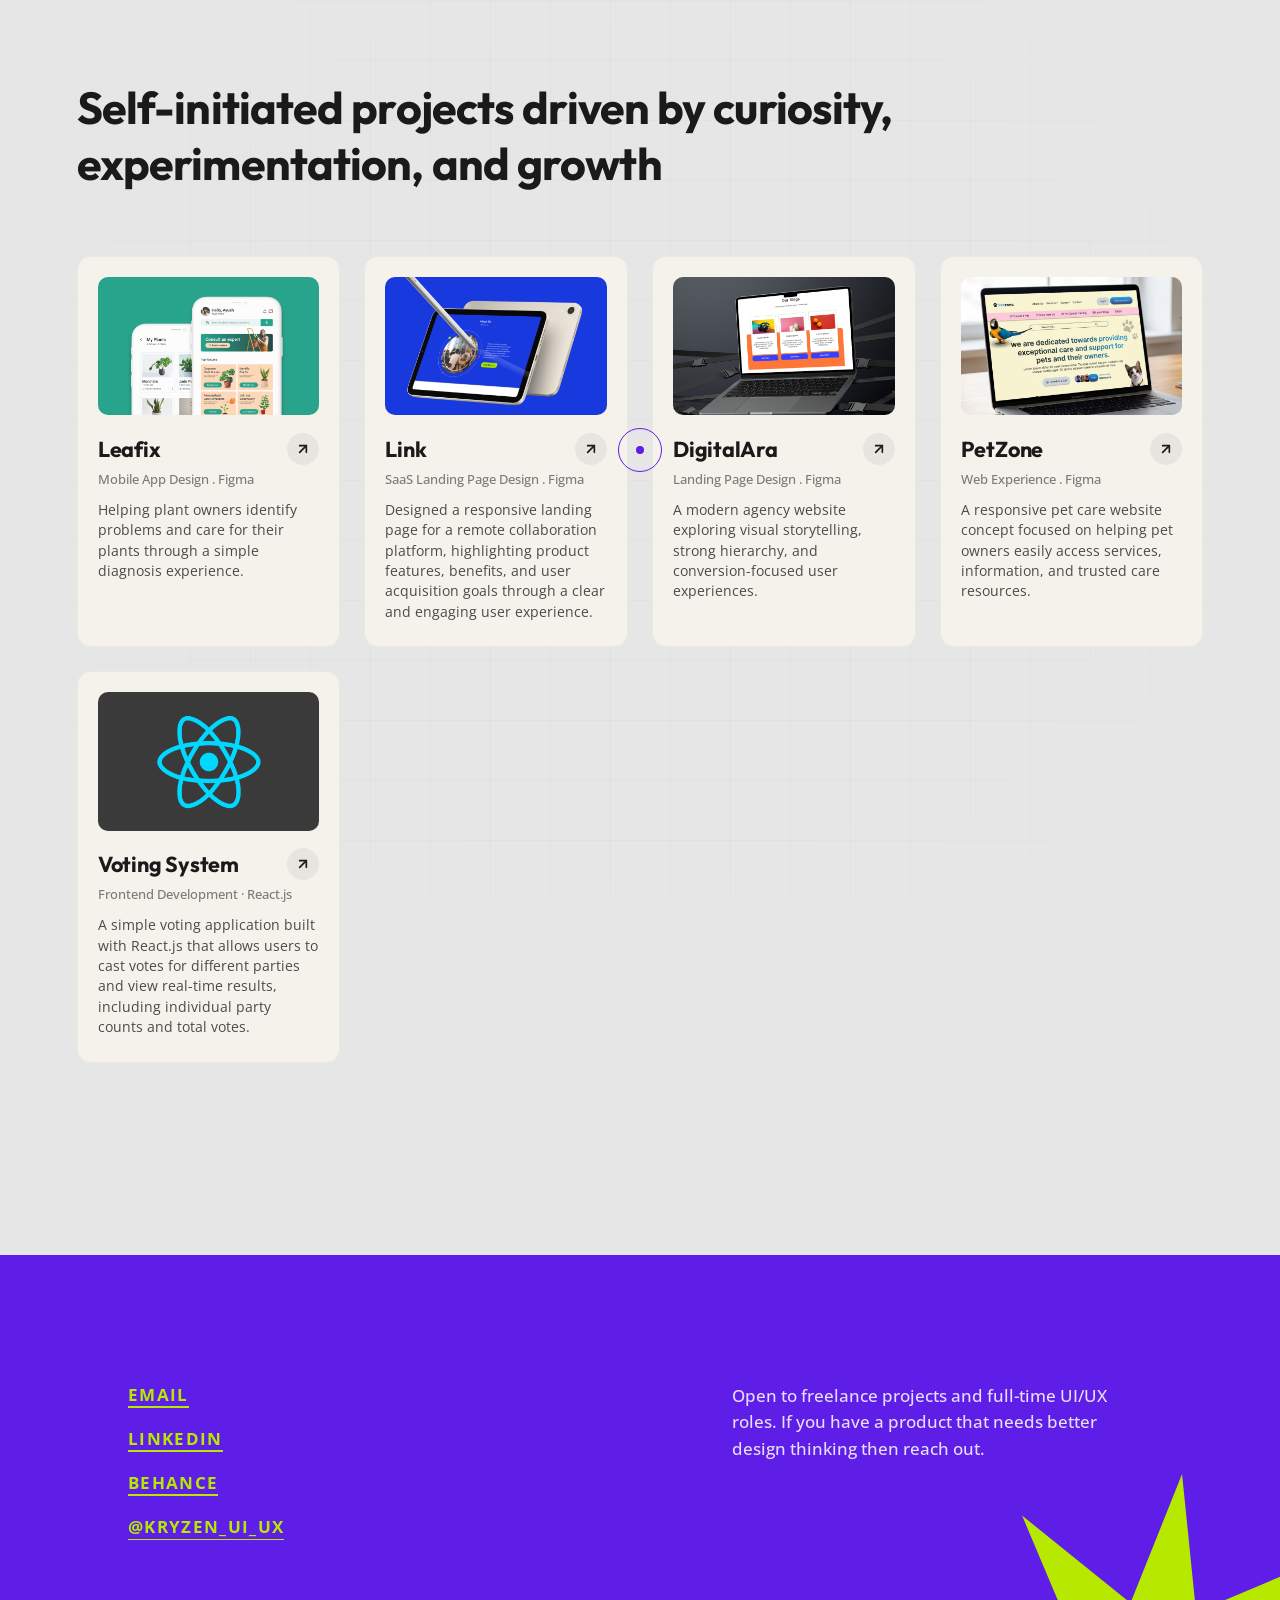
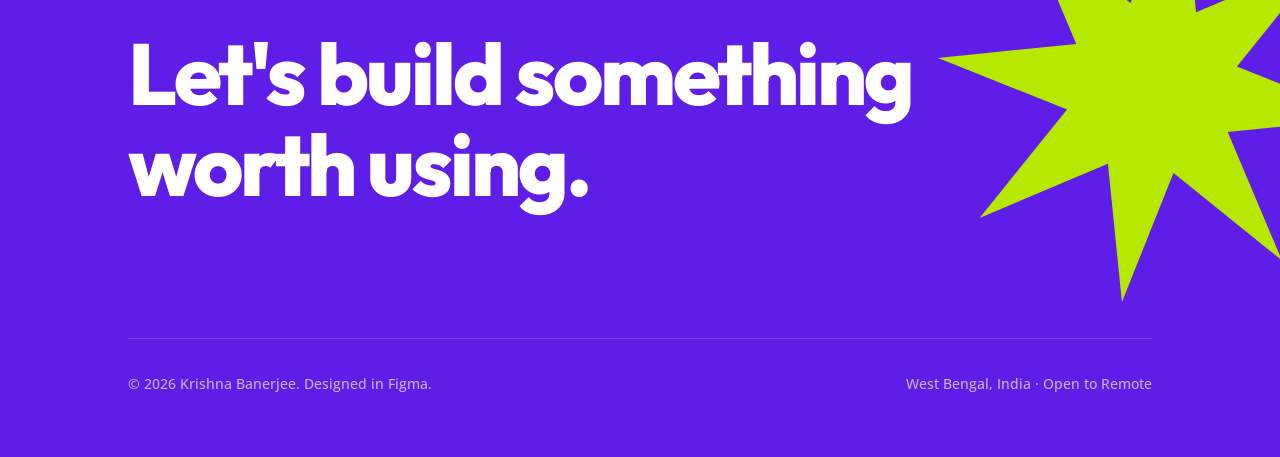
<file: passion.html>
<!DOCTYPE html>
<html lang="en">
<head>
  <meta charset="UTF-8">
  <meta name="viewport" content="width=device-width, initial-scale=1.0">
  <title>Passion Projects — Krishna Banerjee</title>
  <meta name="description" content="Self-initiated UI/UX passion projects by Krishna Banerjee, featuring Leafix, Link SaaS, DigitalAra, PetZone, and Voting System.">
  
  <!-- Premium Fonts -->
  <link rel="preconnect" href="https://fonts.googleapis.com">
  <link rel="preconnect" href="https://fonts.gstatic.com" crossorigin>
  <link href="https://fonts.googleapis.com/css2?family=Open+Sans:ital,wght@0,300..800;1,300..800&family=Outfit:wght@400;700;800&display=swap" rel="stylesheet">
  
  <!-- Main Stylesheet -->
  <link rel="stylesheet" href="src/style.css">
  
  <!-- Favicon -->
  <link rel="icon" type="image/png" href="assets/favicon.png">
</head>
<body>

  <!-- Custom Interactive Cursor -->
  <div class="custom-cursor" id="customCursor">
    <div class="cursor-dot"></div>
    <div class="cursor-ring"></div>
    <span class="cursor-text"></span>
  </div>

  <!-- Tech Design Grid Overlay -->
  <div class="grid-overlay"></div>

  <!-- Main Container -->
  <div class="passion-page-container">
    
    <!-- Page Content -->
    <main class="passion-main-content">
      <h1 class="passion-page-title">Self-initiated projects driven by curiosity, <br>experimentation, and growth</h1>

      <!-- 4-Column Grid of Passion Projects -->
      <div class="passion-grid">
        
        <!-- Card 1: Leafix -->
        <a href="https://www.behance.net/gallery/209514921/Plant-Diagnosis-App-Design" target="_blank" rel="noopener noreferrer" class="passion-grid-card magnetic">
          <div class="passion-grid-img-wrap">
            <img src="assets/passion_leafix.png" alt="Leafix Plant Diagnosis App Mockup">
          </div>
          <div class="passion-grid-info">
            <div class="passion-card-header">
              <h3 class="passion-grid-title">Leafix</h3>
              <div class="passion-card-arrow">
                <svg viewBox="0 0 24 24" width="16" height="16" stroke="currentColor" stroke-width="2.5" fill="none" stroke-linecap="round" stroke-linejoin="round">
                  <line x1="7" y1="17" x2="17" y2="7"></line>
                  <polyline points="7 7 17 7 17 17"></polyline>
                </svg>
              </div>
            </div>
            <p class="passion-grid-meta">Mobile App Design . Figma</p>
            <p class="passion-grid-desc">Helping plant owners identify problems and care for their plants through a simple diagnosis experience.</p>
          </div>
        </a>

        <!-- Card 2: Link -->
        <a href="https://www.behance.net/gallery/204039809/Responsive-Landing-Page" target="_blank" rel="noopener noreferrer" class="passion-grid-card magnetic">
          <div class="passion-grid-img-wrap">
            <img src="assets/passion_link.png" alt="Link SaaS Landing Page Design Mockup">
          </div>
          <div class="passion-grid-info">
            <div class="passion-card-header">
              <h3 class="passion-grid-title">Link</h3>
              <div class="passion-card-arrow">
                <svg viewBox="0 0 24 24" width="16" height="16" stroke="currentColor" stroke-width="2.5" fill="none" stroke-linecap="round" stroke-linejoin="round">
                  <line x1="7" y1="17" x2="17" y2="7"></line>
                  <polyline points="7 7 17 7 17 17"></polyline>
                </svg>
              </div>
            </div>
            <p class="passion-grid-meta">SaaS Landing Page Design . Figma</p>
            <p class="passion-grid-desc">Designed a responsive landing page for a remote collaboration platform, highlighting product features, benefits, and user acquisition goals through a clear and engaging user experience.</p>
          </div>
        </a>

        <!-- Card 3: DigitalAra -->
        <a href="https://www.behance.net/gallery/199282045/Creative-Digital-Agency-Website-Design" target="_blank" rel="noopener noreferrer" class="passion-grid-card magnetic">
          <div class="passion-grid-img-wrap">
            <img src="assets/passion_digitalara.png" alt="DigitalAra Agency Website Mockup">
          </div>
          <div class="passion-grid-info">
            <div class="passion-card-header">
              <h3 class="passion-grid-title">DigitalAra</h3>
              <div class="passion-card-arrow">
                <svg viewBox="0 0 24 24" width="16" height="16" stroke="currentColor" stroke-width="2.5" fill="none" stroke-linecap="round" stroke-linejoin="round">
                  <line x1="7" y1="17" x2="17" y2="7"></line>
                  <polyline points="7 7 17 7 17 17"></polyline>
                </svg>
              </div>
            </div>
            <p class="passion-grid-meta">Landing Page Design . Figma</p>
            <p class="passion-grid-desc">A modern agency website exploring visual storytelling, strong hierarchy, and conversion-focused user experiences.</p>
          </div>
        </a>

        <!-- Card 4: PetZone -->
        <a href="https://www.behance.net/gallery/196325887/UIUX-Case-Study-for-Petcare-Website" target="_blank" rel="noopener noreferrer" class="passion-grid-card magnetic">
          <div class="passion-grid-img-wrap">
            <img src="assets/passion_petzone.png" alt="PetZone Web Experience Mockup">
          </div>
          <div class="passion-grid-info">
            <div class="passion-card-header">
              <h3 class="passion-grid-title">PetZone</h3>
              <div class="passion-card-arrow">
                <svg viewBox="0 0 24 24" width="16" height="16" stroke="currentColor" stroke-width="2.5" fill="none" stroke-linecap="round" stroke-linejoin="round">
                  <line x1="7" y1="17" x2="17" y2="7"></line>
                  <polyline points="7 7 17 7 17 17"></polyline>
                </svg>
              </div>
            </div>
            <p class="passion-grid-meta">Web Experience . Figma</p>
            <p class="passion-grid-desc">A responsive pet care website concept focused on helping pet owners easily access services, information, and trusted care resources.</p>
          </div>
        </a>

        <!-- Card 5: Voting System -->
        <a href="https://github.com/Krishnaabanerjee/ReactVotingAppByKb" target="_blank" rel="noopener noreferrer" class="passion-grid-card magnetic">
          <div class="passion-grid-img-wrap">
            <img src="assets/passion_voting.png" alt="Voting System React App Mockup">
          </div>
          <div class="passion-grid-info">
            <div class="passion-card-header">
              <h3 class="passion-grid-title">Voting System</h3>
              <div class="passion-card-arrow">
                <svg viewBox="0 0 24 24" width="16" height="16" stroke="currentColor" stroke-width="2.5" fill="none" stroke-linecap="round" stroke-linejoin="round">
                  <line x1="7" y1="17" x2="17" y2="7"></line>
                  <polyline points="7 7 17 7 17 17"></polyline>
                </svg>
              </div>
            </div>
            <p class="passion-grid-meta">Frontend Development · React.js</p>
            <p class="passion-grid-desc">A simple voting application built with React.js that allows users to cast votes for different parties and view real-time results, including individual party counts and total votes.</p>
          </div>
        </a>

      </div>
    </main>

  </div>

  <!-- Footer Section (Identical to homepage footer) -->
  <footer class="footer-section" id="footer">
    <div class="footer-container">
      
      <!-- Top Row: Links and Description -->
      <div class="footer-top-row">
        <!-- Left Column: Links -->
        <div class="footer-links-col">
          <div class="footer-links">
            <a href="mailto:banerjeekrishnaaa35@gmail.com" class="footer-link">EMAIL</a>
            <a href="https://www.linkedin.com/in/krishna-banerjee-384554218" target="_blank" class="footer-link">LINKEDIN</a>
            <a href="https://behance.net/krishnaabanerjee" target="_blank" class="footer-link">BEHANCE</a>
            <a href="https://instagram.com/kryzen_ui_ux" target="_blank" class="footer-link">@KRYZEN_UI_UX</a>
          </div>
        </div>
        
        <!-- Right Column: Paragraph -->
        <div class="footer-desc-col">
          <p class="footer-description">Open to freelance projects and full-time UI/UX roles. If you have a product that needs better design thinking then reach out.</p>
        </div>
      </div>
      
      <!-- Bottom Row: Heading (Full Width for 2-row layout) -->
      <div class="footer-heading-row">
        <h2 class="footer-heading">Let's build something <br>worth using.</h2>
      </div>
      
      <!-- Giant Star Graphic (absolutely positioned behind/cropped) -->
      <div class="footer-star-wrap">
        <svg viewBox="0 0 200 200" class="footer-star-svg" fill="none" xmlns="http://www.w3.org/2000/svg">
          <polygon points="100,10 113.8,66.2 163.6,36.4 133.8,86.2 190,100 133.8,113.8 163.6,163.6 113.8,133.8 100,190 86.2,133.8 36.4,163.6 66.2,113.8 10,100 66.2,86.2 36.4,36.4 86.2,66.2" fill="#B7E900" />
        </svg>
      </div>
      
      <!-- Bottom Metadata Bar -->
      <div class="footer-bottom">
        <p class="footer-copyright">© 2026 Krishna Banerjee. Designed in Figma.</p>
        <p class="footer-location">West Bengal, India · Open to Remote</p>
      </div>
      
    </div>
  </footer>

  <!-- Interactive JavaScript Scripts -->
  <script src="src/cursor.js"></script>
</body>
</html>
</file>
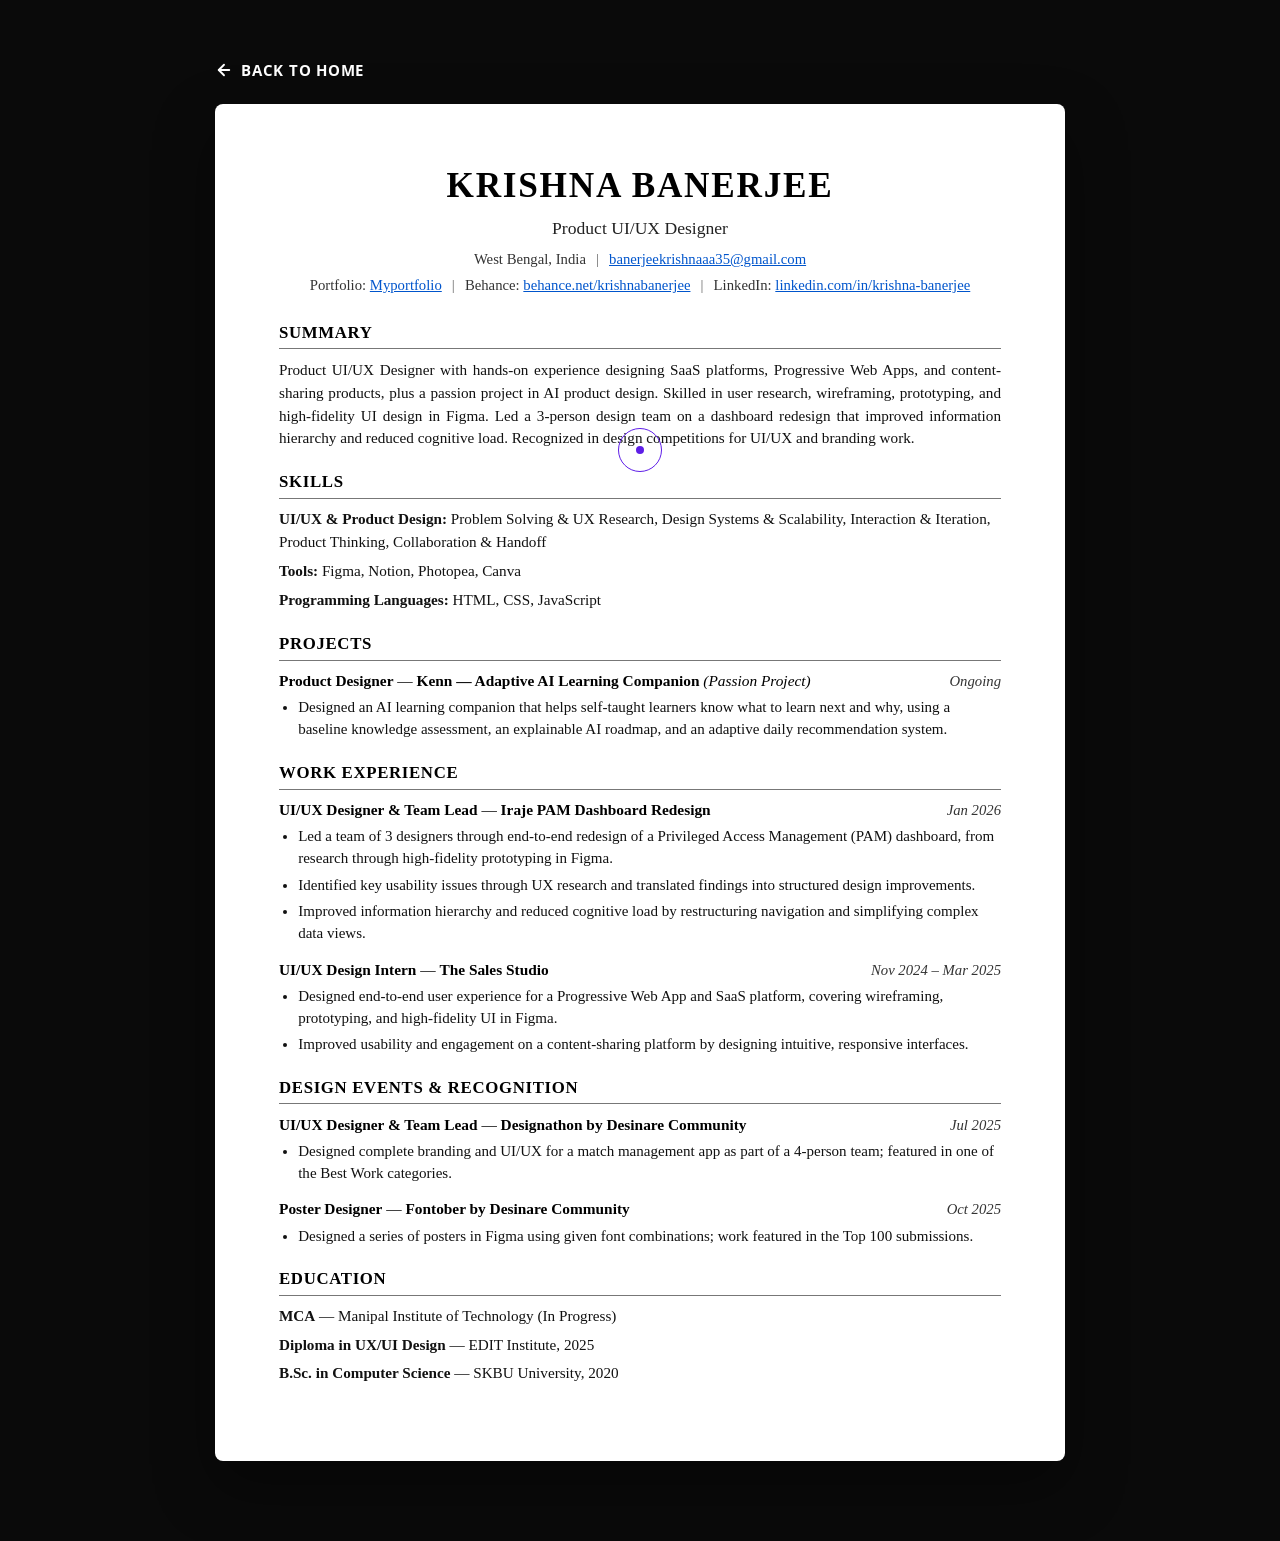
<file: resume.html>
<!DOCTYPE html>
<html lang="en">

<head>
  <meta charset="UTF-8">
  <meta name="viewport" content="width=device-width, initial-scale=1.0">
  <title>Resume — Krishna Banerjee | Product UI/UX Designer</title>
  <meta name="description"
    content="ATS-friendly Resume of Krishna Banerjee, Product UI/UX Designer. Work experience, projects, skills, education, and recognition.">

  <!-- Favicon -->
  <link rel="icon" type="image/png" href="assets/favicon.png">

  <!-- Premium ATS Serif & Sans Fonts -->
  <link rel="preconnect" href="https://fonts.googleapis.com">
  <link rel="preconnect" href="https://fonts.gstatic.com" crossorigin>
  <link
    href="https://fonts.googleapis.com/css2?family=Merriweather:ital,wght@0,300;0,400;0,700;0,900;1,300;1,400&family=Open+Sans:ital,wght@0,300..800;1,300..800&family=Outfit:wght@400;600;700;800&display=swap"
    rel="stylesheet">

  <!-- Main Stylesheet -->
  <link rel="stylesheet" href="src/style.css">
</head>

<body style="background-color: #0A0A0A;">

  <!-- Custom Interactive Cursor -->
  <div class="custom-cursor" id="customCursor">
    <div class="cursor-dot"></div>
    <div class="cursor-ring"></div>
    <span class="cursor-text"></span>
  </div>

  <!-- Resume Page Container -->
  <div class="resume-page-container">

    <!-- Top Header Navigation & Action Buttons -->
    <header class="resume-page-header">
      <a href="index.html" class="back-link magnetic">
        <svg viewBox="0 0 24 24" width="18" height="18" stroke="currentColor" stroke-width="2.5" fill="none"
          stroke-linecap="round" stroke-linejoin="round" class="back-arrow-svg">
          <line x1="19" y1="12" x2="5" y2="12"></line>
          <polyline points="12 19 5 12 12 5"></polyline>
        </svg>
        Back to home
      </a>
    </header>

    <!-- ATS Single-Column Resume Sheet -->
    <div class="ats-resume-sheet" id="resumeSheet">

      <!-- Header Section -->
      <header class="ats-header">
        <h1 class="ats-name">KRISHNA BANERJEE</h1>
        <p class="ats-tagline">Product UI/UX Designer</p>
        <div class="ats-contact-info">
          <span>West Bengal, India</span>
          <span class="sep">|</span>
          <a href="mailto:banerjeekrishnaaa35@gmail.com">banerjeekrishnaaa35@gmail.com</a>
        </div>
        <div class="ats-links-info">
          <span>Portfolio: <a href="index.html" target="_blank">Myportfolio</a></span>
          <span class="sep">|</span>
          <span>Behance: <a href="https://www.behance.net/krishnabanerjee" target="_blank">behance.net/krishnabanerjee</a></span>
          <span class="sep">|</span>
          <span>LinkedIn: <a href="https://www.linkedin.com/in/krishna-banerjee-384554218/" target="_blank">linkedin.com/in/krishna-banerjee</a></span>
        </div>
      </header>

      <!-- SUMMARY Section -->
      <section class="ats-section">
        <h2 class="ats-section-title">SUMMARY</h2>
        <p class="ats-text">
          Product UI/UX Designer with hands-on experience designing SaaS platforms, Progressive Web Apps, and content-sharing products, plus a passion project in AI product design. Skilled in user research, wireframing, prototyping, and high-fidelity UI design in Figma. Led a 3-person design team on a dashboard redesign that improved information hierarchy and reduced cognitive load. Recognized in design competitions for UI/UX and branding work.
        </p>
      </section>

      <!-- SKILLS Section -->
      <section class="ats-section">
        <h2 class="ats-section-title">SKILLS</h2>
        <ul class="ats-skills-list">
          <li><strong>UI/UX & Product Design:</strong> Problem Solving & UX Research, Design Systems & Scalability, Interaction & Iteration, Product Thinking, Collaboration & Handoff</li>
          <li><strong>Tools:</strong> Figma, Notion, Photopea, Canva</li>
          <li><strong>Programming Languages:</strong> HTML, CSS, JavaScript</li>
        </ul>
      </section>

      <!-- PROJECTS Section -->
      <section class="ats-section">
        <h2 class="ats-section-title">PROJECTS</h2>
        <div class="ats-entry">
          <div class="ats-entry-header">
            <h3 class="ats-entry-title">
              <strong>Product Designer</strong> — <strong>Kenn — Adaptive AI Learning Companion</strong> <em>(Passion Project)</em>
            </h3>
            <span class="ats-entry-date">Ongoing</span>
          </div>
          <ul class="ats-bullet-list">
            <li>Designed an AI learning companion that helps self-taught learners know what to learn next and why, using a baseline knowledge assessment, an explainable AI roadmap, and an adaptive daily recommendation system.</li>
          </ul>
        </div>
      </section>

      <!-- WORK EXPERIENCE Section -->
      <section class="ats-section">
        <h2 class="ats-section-title">WORK EXPERIENCE</h2>
        
        <div class="ats-entry">
          <div class="ats-entry-header">
            <h3 class="ats-entry-title">
              <strong>UI/UX Designer & Team Lead</strong> — <strong>Iraje PAM Dashboard Redesign</strong>
            </h3>
            <span class="ats-entry-date">Jan 2026</span>
          </div>
          <ul class="ats-bullet-list">
            <li>Led a team of 3 designers through end-to-end redesign of a Privileged Access Management (PAM) dashboard, from research through high-fidelity prototyping in Figma.</li>
            <li>Identified key usability issues through UX research and translated findings into structured design improvements.</li>
            <li>Improved information hierarchy and reduced cognitive load by restructuring navigation and simplifying complex data views.</li>
          </ul>
        </div>

        <div class="ats-entry">
          <div class="ats-entry-header">
            <h3 class="ats-entry-title">
              <strong>UI/UX Design Intern</strong> — <strong>The Sales Studio</strong>
            </h3>
            <span class="ats-entry-date">Nov 2024 – Mar 2025</span>
          </div>
          <ul class="ats-bullet-list">
            <li>Designed end-to-end user experience for a Progressive Web App and SaaS platform, covering wireframing, prototyping, and high-fidelity UI in Figma.</li>
            <li>Improved usability and engagement on a content-sharing platform by designing intuitive, responsive interfaces.</li>
          </ul>
        </div>
      </section>

      <!-- DESIGN EVENTS & RECOGNITION Section -->
      <section class="ats-section">
        <h2 class="ats-section-title">DESIGN EVENTS & RECOGNITION</h2>
        
        <div class="ats-entry">
          <div class="ats-entry-header">
            <h3 class="ats-entry-title">
              <strong>UI/UX Designer & Team Lead</strong> — <strong>Designathon by Desinare Community</strong>
            </h3>
            <span class="ats-entry-date">Jul 2025</span>
          </div>
          <ul class="ats-bullet-list">
            <li>Designed complete branding and UI/UX for a match management app as part of a 4-person team; featured in one of the Best Work categories.</li>
          </ul>
        </div>

        <div class="ats-entry">
          <div class="ats-entry-header">
            <h3 class="ats-entry-title">
              <strong>Poster Designer</strong> — <strong>Fontober by Desinare Community</strong>
            </h3>
            <span class="ats-entry-date">Oct 2025</span>
          </div>
          <ul class="ats-bullet-list">
            <li>Designed a series of posters in Figma using given font combinations; work featured in the Top 100 submissions.</li>
          </ul>
        </div>
      </section>

      <!-- EDUCATION Section -->
      <section class="ats-section">
        <h2 class="ats-section-title">EDUCATION</h2>
        <ul class="ats-education-list">
          <li><strong>MCA</strong> — Manipal Institute of Technology (In Progress)</li>
          <li><strong>Diploma in UX/UI Design</strong> — EDIT Institute, 2025</li>
          <li><strong>B.Sc. in Computer Science</strong> — SKBU University, 2020</li>
        </ul>
      </section>

    </div>
  </div>

  <!-- Interactive JavaScript Scripts -->
  <script src="src/cursor.js"></script>

</body>

</html>
</file>
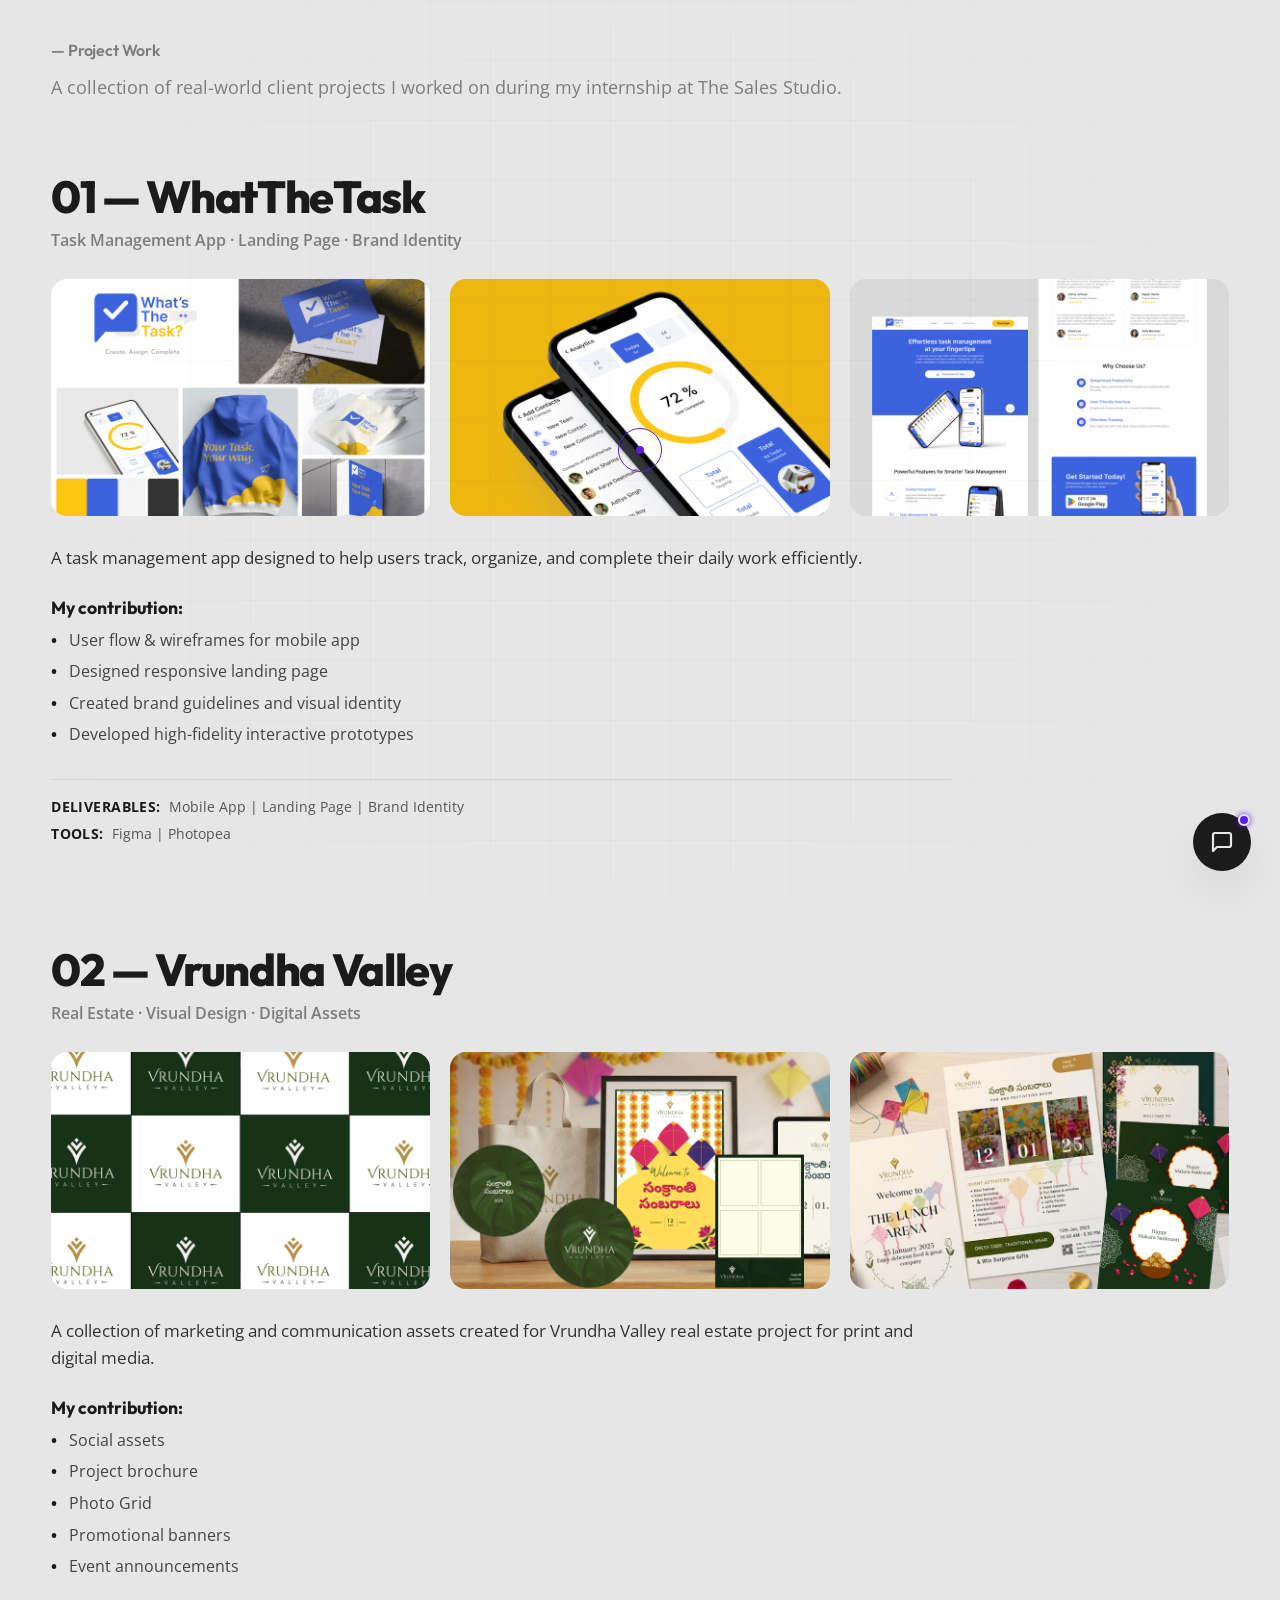
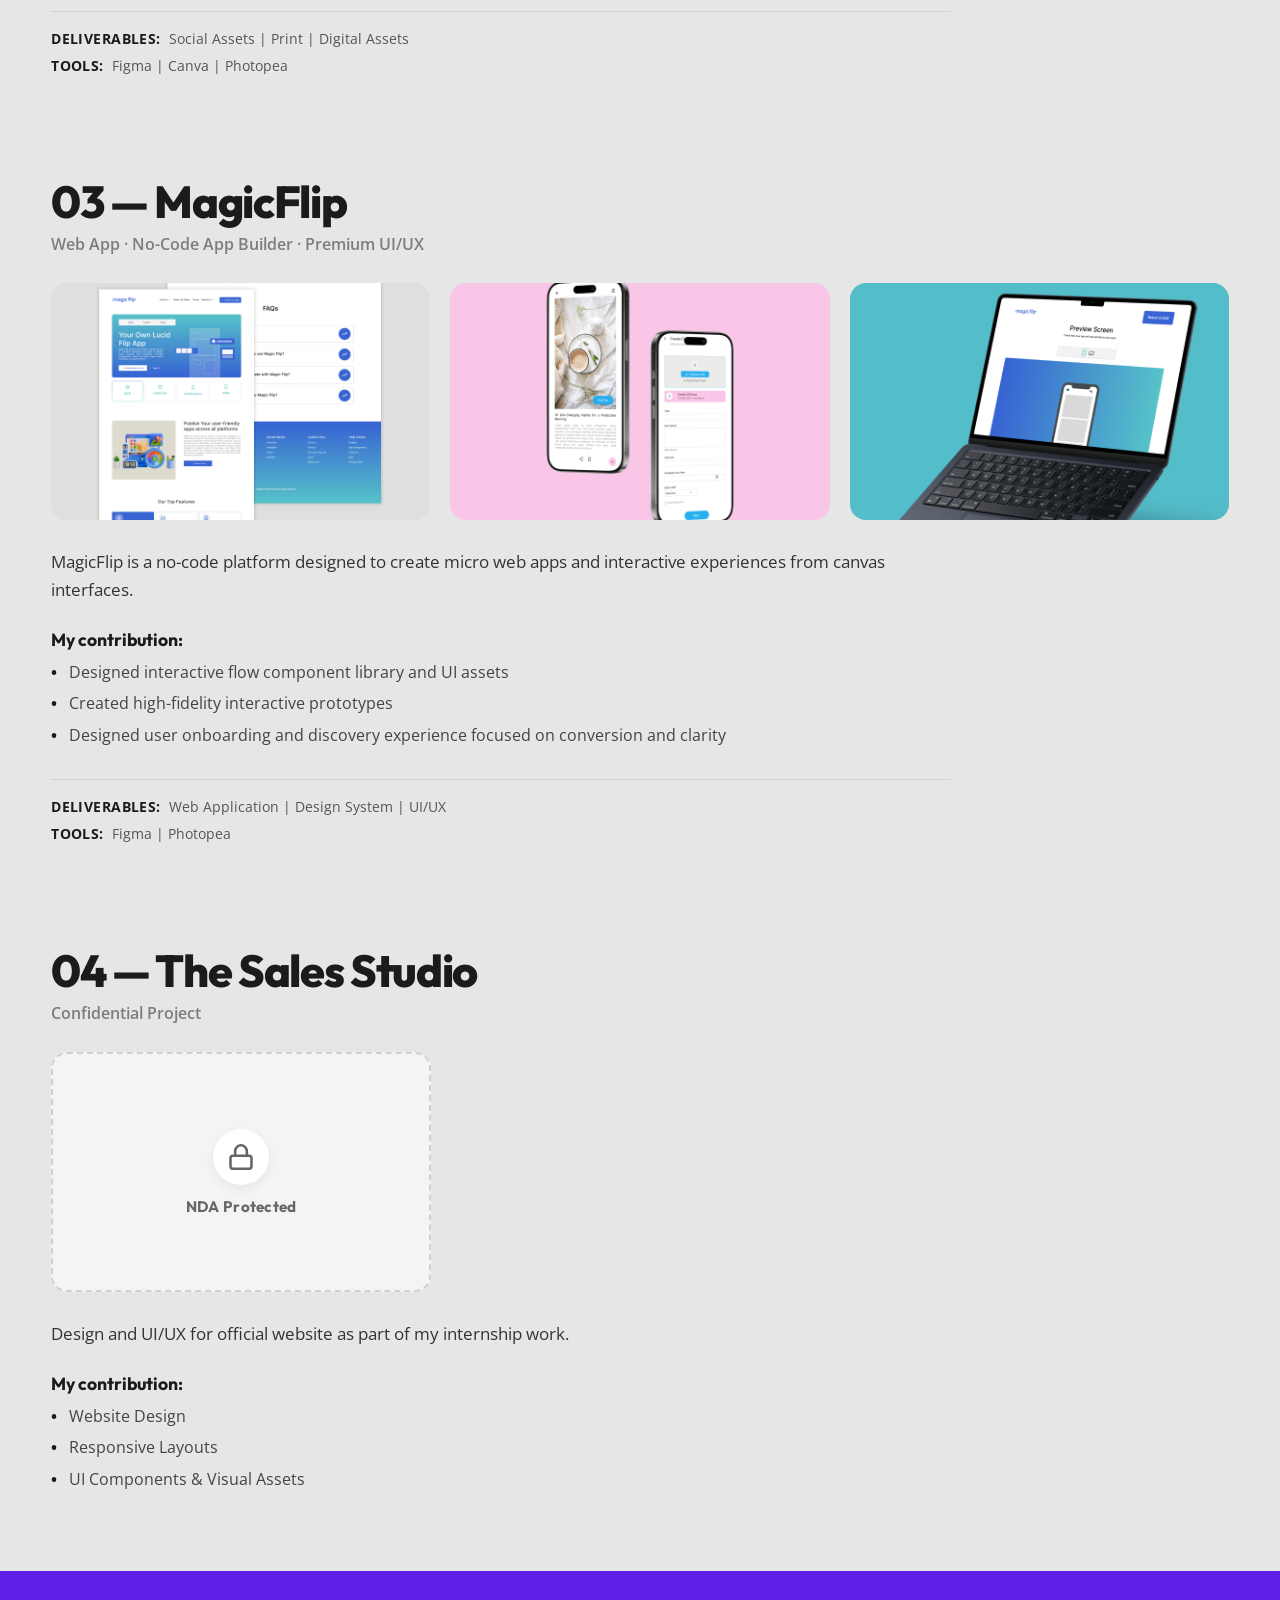
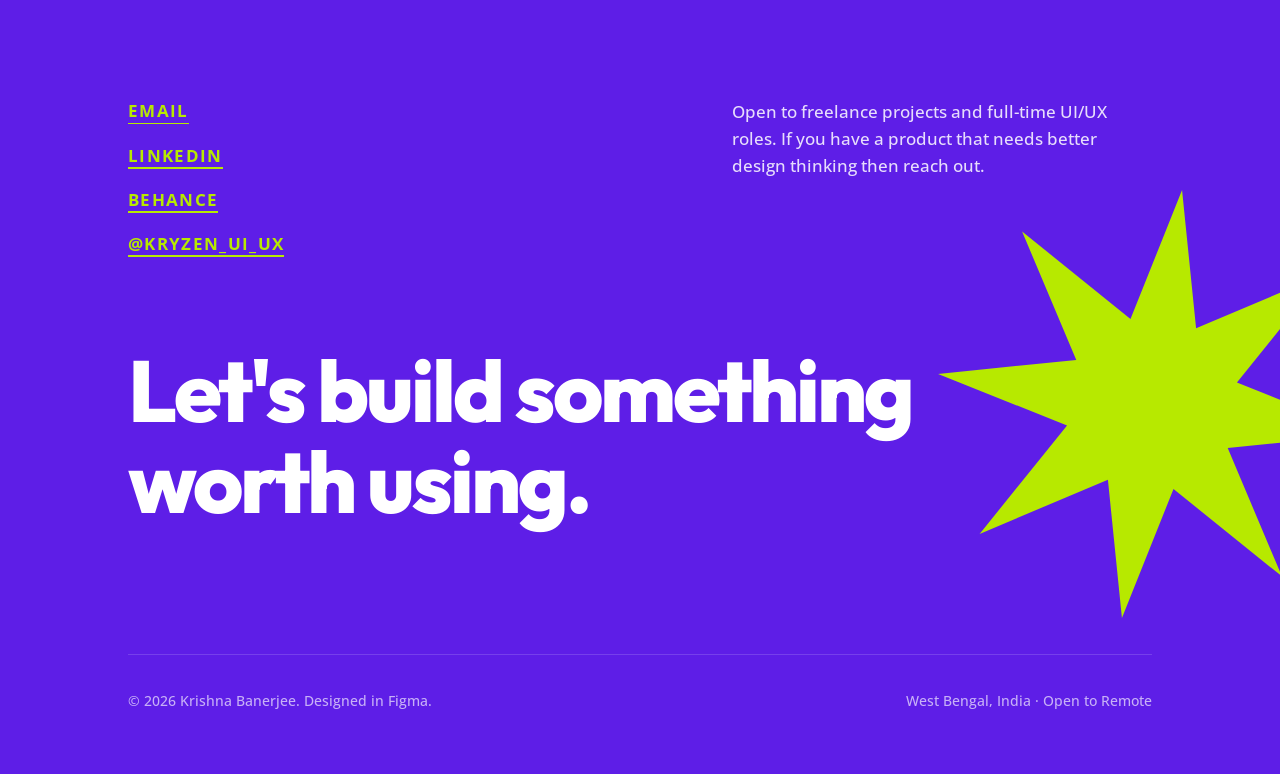
<file: sales-studio.html>
<!DOCTYPE html>
<html lang="en">

<head>
  <meta charset="UTF-8">
  <meta name="viewport" content="width=device-width, initial-scale=1.0">
  <title>Internship at The Sales Studio — Krishna Banerjee</title>
  <meta name="description"
    content="A collection of real-world client projects completed during my UI/UX Design internship at The Sales Studio.">

  <!-- Favicon -->
  <link rel="icon" type="image/png" href="assets/favicon.png">

  <!-- Premium Fonts -->
  <link rel="preconnect" href="https://fonts.googleapis.com">
  <link rel="preconnect" href="https://fonts.gstatic.com" crossorigin>
  <link
    href="https://fonts.googleapis.com/css2?family=Open+Sans:ital,wght@0,300..800;1,300..800&family=Outfit:wght@400;700;800&display=swap"
    rel="stylesheet">

  <!-- Main Stylesheet -->
  <link rel="stylesheet" href="src/style.css">
</head>

<body>

  <!-- Custom Interactive Cursor -->
  <div class="custom-cursor" id="customCursor">
    <div class="cursor-dot"></div>
    <div class="cursor-ring"></div>
    <span class="cursor-text"></span>
  </div>

  <!-- Tech Design Grid Overlay -->
  <div class="grid-overlay"></div>

  <!-- Main Subpage Container -->
  <div class="internship-page-container">

    <!-- Page Hero Intro -->
    <section class="internship-hero-intro">
      <span class="internship-hero-label">— Project Work</span>
      <p class="internship-hero-desc">A collection of real-world client projects I worked on during my internship at The
        Sales Studio.</p>
    </section>

    <!-- Projects List Container -->
    <div class="internship-projects-wrapper">

      <!-- PROJECT 01: WhatTheTask -->
      <article class="project-showcase-card">
        <div class="project-showcase-header">
          <h2 class="project-showcase-title">01 — WhatTheTask</h2>
          <p class="project-showcase-subtitle">Task Management App · Landing Page · Brand Identity</p>
        </div>

        <!-- 3-Image Showcase Grid -->
        <div class="project-showcase-grid">
          <div class="showcase-img-frame">
            <img src="assets/wtt/Frame 102.png" alt="WhatTheTask Brand Identity & Collaterals" loading="lazy">
          </div>
          <div class="showcase-img-frame">
            <img src="assets/wtt/Frame 103.png" alt="WhatTheTask Mobile App Interface Designs" loading="lazy">
          </div>
          <div class="showcase-img-frame">
            <img src="assets/wtt/Frame 104.png" alt="WhatTheTask Responsive Landing Page Mockup" loading="lazy">
          </div>
        </div>

        <!-- Project Details Body -->
        <div class="project-showcase-body">
          <p class="project-main-desc">A task management app designed to help users track, organize, and complete their
            daily work efficiently.</p>

          <div class="project-contrib-section">
            <h4 class="contrib-heading">My contribution:</h4>
            <ul class="contrib-list">
              <li>User flow & wireframes for mobile app</li>
              <li>Designed responsive landing page</li>
              <li>Created brand guidelines and visual identity</li>
              <li>Developed high-fidelity interactive prototypes</li>
            </ul>
          </div>

          <div class="project-meta-footer">
            <div class="meta-item">
              <span class="meta-label">DELIVERABLES:</span>
              <span class="meta-val">Mobile App | Landing Page | Brand Identity</span>
            </div>
            <div class="meta-item">
              <span class="meta-label">TOOLS:</span>
              <span class="meta-val">Figma | Photopea</span>
            </div>
          </div>
        </div>
      </article>


      <!-- PROJECT 02: Vrundha Valley -->
      <article class="project-showcase-card">
        <div class="project-showcase-header">
          <h2 class="project-showcase-title">02 — Vrundha Valley</h2>
          <p class="project-showcase-subtitle">Real Estate · Visual Design · Digital Assets</p>
        </div>

        <!-- 3-Image Showcase Grid -->
        <div class="project-showcase-grid">
          <div class="showcase-img-frame">
            <img src="assets/vv/Frame 102.png" alt="Vrundha Valley Brand Identity Grid" loading="lazy">
          </div>
          <div class="showcase-img-frame">
            <img src="assets/vv/Frame 103.png" alt="Vrundha Valley Event Branding Mockup" loading="lazy">
          </div>
          <div class="showcase-img-frame">
            <img src="assets/vv/Frame 104.png" alt="Vrundha Valley Marketing & Print Collaterals" loading="lazy">
          </div>
        </div>

        <!-- Project Details Body -->
        <div class="project-showcase-body">
          <p class="project-main-desc">A collection of marketing and communication assets created for Vrundha Valley
            real estate project for print and digital media.</p>

          <div class="project-contrib-section">
            <h4 class="contrib-heading">My contribution:</h4>
            <ul class="contrib-list">
              <li>Social assets</li>
              <li>Project brochure</li>
              <li>Photo Grid</li>
              <li>Promotional banners</li>
              <li>Event announcements</li>
            </ul>
          </div>

          <div class="project-meta-footer">
            <div class="meta-item">
              <span class="meta-label">DELIVERABLES:</span>
              <span class="meta-val">Social Assets | Print | Digital Assets</span>
            </div>
            <div class="meta-item">
              <span class="meta-label">TOOLS:</span>
              <span class="meta-val">Figma | Canva | Photopea</span>
            </div>
          </div>
        </div>
      </article>


      <!-- PROJECT 03: MagicFlip -->
      <article class="project-showcase-card">
        <div class="project-showcase-header">
          <h2 class="project-showcase-title">03 — MagicFlip</h2>
          <p class="project-showcase-subtitle">Web App · No-Code App Builder · Premium UI/UX</p>
        </div>

        <!-- 3-Image Showcase Grid -->
        <div class="project-showcase-grid">
          <div class="showcase-img-frame">
            <img src="assets/mp/1.png" alt="MagicFlip Web App Interface Dashboard" loading="lazy">
          </div>
          <div class="showcase-img-frame">
            <img src="assets/mp/2.png" alt="MagicFlip Mobile Experience Screens" loading="lazy">
          </div>
          <div class="showcase-img-frame">
            <img src="assets/mp/Frame 104.png" alt="MagicFlip Laptop Mockup View" loading="lazy">
          </div>
        </div>

        <!-- Project Details Body -->
        <div class="project-showcase-body">
          <p class="project-main-desc">MagicFlip is a no-code platform designed to create micro web apps and interactive
            experiences from canvas interfaces.</p>

          <div class="project-contrib-section">
            <h4 class="contrib-heading">My contribution:</h4>
            <ul class="contrib-list">
              <li>Designed interactive flow component library and UI assets</li>
              <li>Created high-fidelity interactive prototypes</li>
              <li>Designed user onboarding and discovery experience focused on conversion and clarity</li>
            </ul>
          </div>

          <div class="project-meta-footer">
            <div class="meta-item">
              <span class="meta-label">DELIVERABLES:</span>
              <span class="meta-val">Web Application | Design System | UI/UX</span>
            </div>
            <div class="meta-item">
              <span class="meta-label">TOOLS:</span>
              <span class="meta-val">Figma | Photopea</span>
            </div>
          </div>
        </div>
      </article>


      <!-- PROJECT 04: The Sales Studio (LOCKED) -->
      <article class="project-showcase-card project-locked-card">
        <div class="project-showcase-header">
          <h2 class="project-showcase-title">04 — The Sales Studio</h2>
          <p class="project-showcase-subtitle">Confidential Project</p>
        </div>

        <!-- Single Locked Visual Box -->
        <div class="locked-visual-box">
          <div class="lock-icon-circle">
            <svg viewBox="0 0 24 24" width="28" height="28" stroke="currentColor" stroke-width="2.2" fill="none"
              stroke-linecap="round" stroke-linejoin="round">
              <rect x="3" y="11" width="18" height="11" rx="2" ry="2"></rect>
              <path d="M7 11V7a5 5 0 0 1 10 0v4"></path>
            </svg>
          </div>
          <span class="locked-box-text">NDA Protected</span>
        </div>

        <!-- Project Details Body -->
        <div class="project-showcase-body">
          <p class="project-main-desc">Design and UI/UX for official website as part of my internship work.</p>

          <div class="project-contrib-section">
            <h4 class="contrib-heading">My contribution:</h4>
            <ul class="contrib-list">
              <li>Website Design</li>
              <li>Responsive Layouts</li>
              <li>UI Components & Visual Assets</li>
            </ul>
          </div>
        </div>
      </article>

    </div><!-- /.internship-projects-wrapper -->

  </div><!-- /.internship-page-container -->


  <!-- Footer Section (Identical to Homepage) -->
  <footer class="footer-section" id="footer">
    <div class="footer-container">

      <!-- Top Row: Links and Description -->
      <div class="footer-top-row">
        <!-- Left Column: Links -->
        <div class="footer-links-col">
          <div class="footer-links">
            <a href="mailto:banerjeekrishnaaa35@gmail.com" class="footer-link">EMAIL</a>
            <a href="https://www.linkedin.com/in/krishna-banerjee-384554218" target="_blank"
              class="footer-link">LINKEDIN</a>
            <a href="https://behance.net/krishnaabanerjee" target="_blank" class="footer-link">BEHANCE</a>
            <a href="https://instagram.com/kryzen_ui_ux" target="_blank" class="footer-link">@KRYZEN_UI_UX</a>
          </div>
        </div>

        <!-- Right Column: Paragraph -->
        <div class="footer-desc-col">
          <p class="footer-description">Open to freelance projects and full-time UI/UX roles. If you have a product
            that needs better design thinking then reach out.</p>
        </div>
      </div>

      <!-- Bottom Row: Heading -->
      <div class="footer-heading-row">
        <h2 class="footer-heading">Let's build something <br>worth using.</h2>
      </div>

      <!-- Giant Star Graphic -->
      <div class="footer-star-wrap">
        <svg viewBox="0 0 200 200" class="footer-star-svg" fill="none" xmlns="http://www.w3.org/2000/svg">
          <polygon
            points="100,10 113.8,66.2 163.6,36.4 133.8,86.2 190,100 133.8,113.8 163.6,163.6 113.8,133.8 100,190 86.2,133.8 36.4,163.6 66.2,113.8 10,100 66.2,86.2 36.4,36.4 86.2,66.2"
            fill="#B7E900" />
        </svg>
      </div>

      <!-- Bottom Metadata Bar -->
      <div class="footer-bottom">
        <p class="footer-copyright">© 2026 Krishna Banerjee. Designed in Figma.</p>
        <p class="footer-location">West Bengal, India · Open to Remote</p>
      </div>

    </div>
  </footer>

  <!-- Interactive AI Chatbot Widget -->
  <div class="chatbot-widget">
    <!-- Hover Tooltip -->
    <div class="chatbot-tooltip">Ask Krishna's AI Assistant</div>

    <!-- Chat Toggle Trigger -->
    <button class="chatbot-toggle magnetic" id="chatToggle" aria-label="Open chat assistant">
      <div class="bot-icon-wrapper">
        <svg class="bot-icon" viewBox="0 0 24 24" width="24" height="24" fill="none" stroke="currentColor"
          stroke-width="2.2" stroke-linecap="round" stroke-linejoin="round">
          <path d="M21 15a2 2 0 0 1-2 2H7l-4 4V5a2 2 0 0 1 2-2h14a2 2 0 0 1 2 2z"></path>
        </svg>
        <svg class="close-icon" viewBox="0 0 24 24" width="24" height="24" fill="none" stroke="currentColor"
          stroke-width="2.2" stroke-linecap="round" stroke-linejoin="round">
          <line x1="18" y1="6" x2="6" y2="18"></line>
          <line x1="6" y1="6" x2="18" y2="18"></line>
        </svg>
      </div>
      <span class="pulse-ring"></span>
      <span class="chat-badge-dot"></span>
    </button>

    <!-- Chat Drawer -->
    <div class="chatbot-drawer" id="chatDrawer">
      <!-- Header -->
      <div class="chat-header">
        <div class="bot-avatar">
          <span class="avatar-dot"></span>
          <svg viewBox="0 0 24 24" width="18" height="18" fill="none" stroke="currentColor" stroke-width="2"
            stroke-linecap="round" stroke-linejoin="round">
            <rect x="3" y="11" width="18" height="10" rx="2"></rect>
            <circle cx="12" cy="5" r="2"></circle>
            <path d="M12 7v4"></path>
            <line x1="8" y1="16" x2="8" y2="16.01"></line>
            <line x1="16" y1="16" x2="16" y2="16.01"></line>
          </svg>
        </div>
        <div class="header-info">
          <h4>KB Assistant</h4>
          <span class="status-online">Online</span>
        </div>
        <button class="chat-close-btn magnetic" id="chatClose" aria-label="Close chat">
          <svg viewBox="0 0 24 24" width="20" height="20" fill="none" stroke="currentColor" stroke-width="2"
            stroke-linecap="round" stroke-linejoin="round">
            <line x1="18" y1="6" x2="6" y2="18"></line>
            <line x1="6" y1="6" x2="18" y2="18"></line>
          </svg>
        </button>
      </div>

      <!-- Chat History -->
      <div class="chat-messages" id="chatMessages">
        <!-- Dynamically populated by JS -->
      </div>

      <!-- Predefined Quick Queries -->
      <div class="chat-quick-queries" id="quickQueries">
        <button class="quick-btn" data-query="Who is Krishna?">About Krishna</button>
        <button class="quick-btn" data-query="What services do you offer?">Services</button>
        <button class="quick-btn" data-query="Are you available for hiring?">Availability</button>
      </div>

      <!-- Input Area -->
      <div class="chat-input-area">
        <textarea id="chatInput" rows="1" placeholder="Type a message..." aria-label="Message to assistant"></textarea>
        <button class="chat-send-btn magnetic" id="chatSend" aria-label="Send message">
          <svg viewBox="0 0 24 24" width="18" height="18" fill="none" stroke="currentColor" stroke-width="2"
            stroke-linecap="round" stroke-linejoin="round">
            <line x1="22" y1="2" x2="11" y2="13"></line>
            <polygon points="22 2 15 22 11 13 2 9 22 2"></polygon>
          </svg>
        </button>
      </div>
    </div>
  </div>

  <!-- Interactive JavaScript Scripts -->
  <script src="src/cursor.js"></script>
  <script src="src/chatbot.js"></script>
  <script>
    // Handle back button to return to exact scroll position on index.html
    document.getElementById('backBtn')?.addEventListener('click', (e) => {
      if (document.referrer && document.referrer.includes(window.location.host)) {
        e.preventDefault();
        window.history.back();
      }
    });
  </script>

</body>

</html>
</file>
<file: src/style.css>
/* ----------------------------------------------------
 * DESIGN SYSTEM & ROOT VARIABLES
 * Color codes from Figma:
 * - #1B1B1B : Obsidian Dark (Primary Text, Buttons)
 * - #E6E6E6 : Architect Light Gray (Page Background)
 * - #5E1EE7 : Electric Indigo (Accent Purple)
 * - #B7E900 : Acid Lime (Availability Status Dot)
 * - #7D7D7D : Slate Gray (Subtitles, Secondary Elements)
 * ---------------------------------------------------- */

:root {
  --bg-color: #E6E6E6;
  --text-primary: #1B1B1B;
  --text-secondary: #7D7D7D;
  --accent-purple: #5E1EE7;
  --accent-green: #B7E900;
  
  --accent-purple-light: rgba(94, 30, 231, 0.06);
  --accent-purple-medium: rgba(94, 30, 231, 0.15);
  --accent-purple-glow: rgba(94, 30, 231, 0.25);
  
  --font-main: 'Open Sans', sans-serif;
  --transition-smooth: all 0.35s cubic-bezier(0.25, 1, 0.5, 1);
  --transition-elastic: all 0.5s cubic-bezier(0.175, 0.885, 0.32, 1.275);
  
  --shadow-premium: 0 20px 40px rgba(0, 0, 0, 0.06);
  --shadow-hover: 0 30px 60px rgba(0, 0, 0, 0.12);
  --shadow-glow: 0 10px 25px rgba(94, 30, 231, 0.3);
}

/* ----------------------------------------------------
 * RESET & FOUNDATION
 * ---------------------------------------------------- */

* {
  box-sizing: border-box;
  margin: 0;
  padding: 0;
  cursor: none; /* Hide default cursor to enable custom cursor */
}

html {
  scroll-behavior: smooth;
  font-size: 16px;
  background-color: var(--bg-color);
}

body {
  font-family: var(--font-main);
  background-color: var(--bg-color);
  color: var(--text-primary);
  min-height: 100vh;
  overflow-x: hidden;
  -webkit-font-smoothing: antialiased;
  -moz-osx-font-smoothing: grayscale;
}

a {
  text-decoration: none;
}

/* ----------------------------------------------------
 * INTERACTIVE CUSTOM CURSOR
 * ---------------------------------------------------- */

.custom-cursor {
  position: fixed;
  top: 0;
  left: 0;
  width: 100%;
  height: 100%;
  pointer-events: none;
  z-index: 9999;
}

.cursor-dot {
  position: absolute;
  top: 0;
  left: 0;
  width: 8px;
  height: 8px;
  background-color: var(--accent-purple);
  border-radius: 50%;
  transform: translate(-50%, -50%);
  transition: width 0.2s, height 0.2s, background-color 0.2s;
  pointer-events: none;
}

.cursor-ring {
  position: absolute;
  top: 0;
  left: 0;
  width: 44px;
  height: 44px;
  border: 1px solid var(--accent-purple);
  border-radius: 50%;
  transform: translate(-50%, -50%);
  transition: width 0.3s, height 0.3s, border-color 0.3s, background-color 0.3s;
  pointer-events: none;
}

.cursor-text {
  position: absolute;
  top: 0;
  left: 0;
  transform: translate(-50%, -50%) scale(0);
  color: #fff;
  font-size: 0.7rem;
  font-weight: 700;
  letter-spacing: 0.1em;
  text-transform: uppercase;
  pointer-events: none;
  transition: transform 0.2s;
}

/* Cursor Hovering Interactive States */
.custom-cursor.hovering .cursor-ring {
  width: 64px;
  height: 64px;
  background-color: var(--accent-purple-light);
  border-color: var(--accent-purple);
}

.custom-cursor.hovering .cursor-dot {
  width: 4px;
  height: 4px;
}

.custom-cursor.hovering-link .cursor-ring {
  width: 50px;
  height: 50px;
  background-color: var(--accent-purple-medium);
  border-color: transparent;
}

.custom-cursor.hovering-link .cursor-dot {
  width: 6px;
  height: 6px;
}

.custom-cursor.hovering-card .cursor-ring {
  width: 72px;
  height: 72px;
  background-color: rgba(255, 255, 255, 0.04);
  border-color: rgba(255, 255, 255, 0.25);
}

.custom-cursor.hovering-card .cursor-dot {
  width: 5px;
  height: 5px;
  background-color: #FFFFFF;
}

.custom-cursor.hovering-locked .cursor-ring {
  width: 72px;
  height: 72px;
  background-color: rgba(183, 233, 0, 0.05);
  border-color: rgba(183, 233, 0, 0.35);
}

.custom-cursor.hovering-locked .cursor-dot {
  width: 5px;
  height: 5px;
  background-color: var(--accent-green);
}

/* Morph Cursor Color when Hovering on Purple elements to contrast beautifully */
.custom-cursor.on-purple .cursor-dot {
  background-color: var(--accent-green) !important;
}

.custom-cursor.on-purple .cursor-ring {
  border-color: var(--accent-green) !important;
  background-color: rgba(183, 233, 0, 0.15) !important;
}

/* Morph Cursor Color when Hovering on the Acid Lime Star in Footer */
.custom-cursor.on-star .cursor-dot {
  background-color: var(--accent-purple) !important;
}

.custom-cursor.on-star .cursor-ring {
  border-color: var(--accent-purple) !important;
  background-color: rgba(94, 30, 231, 0.15) !important;
}

/* ----------------------------------------------------
 * DESIGN GRID BACKDROP OVERLAY
 * ---------------------------------------------------- */

.grid-overlay {
  position: fixed;
  top: 0;
  left: 0;
  width: 100vw;
  height: 100vh;
  background-image: 
    linear-gradient(to right, rgba(0, 0, 0, 0.02) 1px, transparent 1px),
    linear-gradient(to bottom, rgba(0, 0, 0, 0.02) 1px, transparent 1px);
  background-size: 60px 60px;
  background-position: center top;
  pointer-events: none;
  z-index: 1;
  -webkit-mask-image: radial-gradient(circle at 50% 50%, black 50%, transparent 95%);
  mask-image: radial-gradient(circle at 50% 50%, black 50%, transparent 95%);
}

/* ----------------------------------------------------
 * LAYOUT CONTAINER & HEADER
 * ---------------------------------------------------- */

.page-container {
  position: relative;
  width: 100%;
  min-height: 100vh;
  z-index: 2;
}

.header {
  position: fixed;
  top: 0;
  left: 0;
  width: 100%;
  display: flex;
  justify-content: space-between;
  align-items: center;
  padding: 1.8rem 5%;
  z-index: 100;
  background-color: rgba(230, 230, 230, 0.8);
  backdrop-filter: blur(8px);
  border-bottom: 1px solid rgba(0, 0, 0, 0.03);
}

.logo {
  display: flex;
  align-items: center;
  gap: 10px;
  text-decoration: none;
  color: var(--text-primary);
  font-weight: 700;
  font-size: 1.1rem;
}

.logo-icon {
  background-color: var(--text-primary);
  color: var(--bg-color);
  width: 32px;
  height: 32px;
  border-radius: 50%;
  display: flex;
  align-items: center;
  justify-content: center;
  transition: var(--transition-smooth);
}

.logo:hover .logo-icon {
  transform: rotate(-45deg) scale(1.05);
  background-color: var(--accent-purple);
}

.nav {
  display: flex;
  gap: 2.2rem;
}

.nav-link {
  text-decoration: none;
  color: var(--text-secondary);
  font-weight: 600;
  font-size: 0.95rem;
  padding: 6px 4px;
  position: relative;
  transition: var(--transition-smooth);
}

.nav-link::after {
  content: '';
  position: absolute;
  bottom: 0;
  left: 50%;
  width: 0;
  height: 2px;
  background-color: var(--accent-purple);
  transition: var(--transition-smooth);
  transform: translateX(-50%);
}

.nav-link:hover {
  color: var(--text-primary);
}

.nav-link:hover::after {
  width: 100%;
}

/* Responsive Mobile Hamburger Button */
.menu-toggle {
  display: none; /* Hidden on desktop */
  flex-direction: column;
  justify-content: space-between;
  width: 26px;
  height: 18px;
  background: transparent;
  border: none;
  padding: 0;
  cursor: none;
  z-index: 1001; /* Must be above the drawer (999) */
}

.menu-toggle .bar {
  width: 100%;
  height: 2px;
  background-color: var(--text-primary);
  border-radius: 2px;
  transition: var(--transition-smooth);
}

/* Mobile Navigation Drawer */
.mobile-menu-drawer {
  position: fixed;
  top: 0;
  right: -100%;
  width: 100%;
  height: 100vh;
  background-color: rgba(230, 230, 230, 0.95);
  backdrop-filter: blur(25px);
  -webkit-backdrop-filter: blur(25px);
  z-index: 999;
  display: flex;
  flex-direction: column;
  justify-content: center;
  align-items: center;
  transition: right 0.6s cubic-bezier(0.16, 1, 0.3, 1);
  border-left: 1px solid rgba(0, 0, 0, 0.05);
}

.mobile-menu-drawer.active {
  right: 0;
}

.drawer-close {
  position: absolute;
  top: 1.8rem;
  right: 5%;
  background: transparent;
  border: none;
  color: var(--text-primary);
  cursor: none;
  display: flex;
  align-items: center;
  justify-content: center;
  width: 44px;
  height: 44px;
  border-radius: 50%;
  transition: var(--transition-smooth);
}

.drawer-close:hover {
  background-color: rgba(0, 0, 0, 0.05);
  transform: rotate(90deg);
}

.drawer-nav {
  display: flex;
  flex-direction: column;
  align-items: center;
  gap: 2.2rem;
}

.drawer-link {
  font-family: 'Outfit', sans-serif;
  font-size: 2.4rem;
  font-weight: 800;
  color: var(--text-primary);
  text-decoration: none;
  transition: var(--transition-smooth);
  letter-spacing: -0.02em;
}

.drawer-link:hover {
  color: var(--accent-purple);
  transform: scale(1.05);
}

.drawer-link.drawer-btn {
  font-size: 1.1rem;
  font-weight: 700;
  background-color: var(--text-primary);
  color: var(--bg-color);
  padding: 1rem 2.2rem;
  border-radius: 100px;
  margin-top: 1.5rem;
  box-shadow: 0 4px 12px rgba(0, 0, 0, 0.05);
  letter-spacing: 0;
}

.drawer-link.drawer-btn:hover {
  background-color: var(--accent-purple);
  color: var(--bg-color);
  box-shadow: 0 10px 25px var(--accent-purple-glow);
  transform: translateY(-2px) scale(1.02);
}

/* ----------------------------------------------------
 * BUTTONS
 * ---------------------------------------------------- */

.btn {
  display: inline-block;
  text-decoration: none;
  background-color: var(--text-primary);
  color: var(--bg-color);
  border: none;
  font-family: var(--font-main);
  font-weight: 600;
  border-radius: 100px;
  padding: 0.75rem 1.6rem;
  font-size: 0.9rem;
  transition: var(--transition-smooth);
  box-shadow: 0 4px 12px rgba(0, 0, 0, 0.05);
}

.btn:hover {
  background-color: var(--accent-purple);
  transform: translateY(-2px);
  box-shadow: 0 8px 20px var(--accent-purple-glow);
}

.btn-primary {
  padding: 1.1rem 2.4rem;
  font-size: 1rem;
  font-weight: 700;
  background-color: var(--text-primary);
  box-shadow: 0 10px 25px rgba(0,0,0,0.08);
}

.btn-primary:hover {
  background-color: var(--accent-purple);
  box-shadow: 0 12px 30px var(--accent-purple-glow);
}

/* ----------------------------------------------------
 * HERO SECTION
 * ---------------------------------------------------- */

.hero-section {
  position: relative;
  width: 100%;
  min-height: 100vh;
  display: flex;
  flex-direction: column;
  justify-content: center;
  align-items: center;
  text-align: center;
  padding: 8rem 10% 5rem 10%;
  z-index: 5;
}

/* Status Badges */
.hero-badges {
  display: flex;
  flex-direction: column;
  align-items: center;
  gap: 12px;
  margin-bottom: 2.5rem;
  position: relative;
  z-index: 5;
  animation: fadeInDown 0.8s cubic-bezier(0.25, 1, 0.5, 1);
}

.role-badge {
  color: var(--accent-purple);
  font-weight: 700;
  font-size: 0.85rem;
  letter-spacing: 0.08em;
  text-transform: uppercase;
  background-color: var(--accent-purple-light);
  padding: 6px 14px;
  border-radius: 30px;
  border: 1px solid rgba(94, 30, 231, 0.12);
}

.status-badge {
  display: flex;
  align-items: center;
  gap: 8px;
  font-size: 0.8rem;
  color: var(--text-secondary);
  font-weight: 600;
}

.status-dot {
  width: 8px;
  height: 8px;
  border-radius: 50%;
  background-color: var(--accent-green);
  box-shadow: 0 0 12px var(--accent-green);
  animation: pulseDot 2s infinite;
}

@keyframes pulseDot {
  0% {
    transform: scale(0.9);
    box-shadow: 0 0 0 0 rgba(183, 233, 0, 0.7);
  }
  70% {
    transform: scale(1.1);
    box-shadow: 0 0 0 6px rgba(183, 233, 0, 0);
  }
  100% {
    transform: scale(0.9);
    box-shadow: 0 0 0 0 rgba(183, 233, 0, 0);
  }
}

/* Main Heading */
.hero-title {
  font-size: 4.8rem;
  font-weight: 800;
  line-height: 1.15;
  letter-spacing: -0.025em;
  color: var(--text-primary);
  margin-bottom: 1.8rem;
  position: relative;
  z-index: 5;
  transition: text-shadow 0.6s cubic-bezier(0.25, 1, 0.5, 1);
  animation: fadeInUp 0.8s cubic-bezier(0.25, 1, 0.5, 1) 0.15s backwards;
}

.hero-title .highlight {
  color: var(--accent-purple);
  position: relative;
  display: inline-block;
}

/* Hero Subtitle */
.hero-subtitle {
  max-width: 660px;
  font-size: 1.05rem;
  line-height: 1.65;
  color: var(--text-secondary);
  margin-bottom: 2.8rem;
  font-weight: 500;
  position: relative;
  z-index: 5;
  transition: text-shadow 0.6s cubic-bezier(0.25, 1, 0.5, 1);
  animation: fadeInUp 0.8s cubic-bezier(0.25, 1, 0.5, 1) 0.25s backwards;
}

/* Call to Action Wrapper */
.hero-cta {
  position: relative;
  animation: fadeInUp 0.8s cubic-bezier(0.25, 1, 0.5, 1) 0.35s backwards;
  z-index: 10;
}

/* Stacking Legibility Halos */
.hero-section.stack-active .hero-title {
  text-shadow: 0 0 25px rgba(230, 230, 230, 0.95), 0 0 50px rgba(230, 230, 230, 0.85);
}

.hero-section.stack-active .hero-subtitle {
  text-shadow: 0 0 15px rgba(230, 230, 230, 0.95);
}

/* ----------------------------------------------------
 * FLOATING PARALLAX IMAGES
 * ---------------------------------------------------- */

.floating-images-wrap {
  position: absolute;
  top: 0;
  left: 0;
  width: 100%;
  height: 100%;
  pointer-events: none;
  z-index: 2;
  overflow: hidden;
}

.floating-img-card {
  position: absolute;
  pointer-events: auto; /* Allow cursor detection on each card */
  transition: transform 0.2s cubic-bezier(0.25, 1, 0.5, 1);
  will-change: transform;
}

.img-wrapper {
  overflow: hidden;
  border-radius: 16px;
  border: 4px solid #FFFFFF;
  background-color: #FFFFFF;
  box-shadow: var(--shadow-premium);
  transition: box-shadow 0.4s ease, transform 0.4s ease;
}

.floating-img-card img {
  width: 100%;
  height: 100%;
  object-fit: cover;
  display: block;
  transition: transform 0.6s cubic-bezier(0.25, 1, 0.5, 1);
}

/* Specific Placements & Orientations to match figma mockup */

/* Far Left: Scenic Park */
.card-scenic {
  left: 6%;
  top: 50%;
  transform: translateY(-50%) rotate(-4deg);
  width: 90px;
  height: 105px;
  z-index: 10;
}

/* Middle Left: Woman with Bicycle */
.card-bicycle {
  left: 17%;
  top: 38%;
  transform: translateY(-50%) rotate(3deg);
  width: 90px;
  height: 105px;
  z-index: 11;
}

/* Middle Right: Modern Laptop Setup */
.card-laptop {
  right: 17%;
  top: 38%;
  transform: translateY(-50%) rotate(-3deg);
  width: 90px;
  height: 105px;
  z-index: 12;
}

/* Far Right: Female UI/UX Designer Portrait (Krishna) */
.card-portrait {
  right: 6%;
  top: 50%;
  transform: translateY(-50%) rotate(4deg);
  width: 90px;
  height: 105px;
  z-index: 13;
}

/* Floating Animations */
@keyframes floatSlow {
  0% { transform: translateY(calc(-50% - 0px)) rotate(var(--base-rot, 0deg)); }
  50% { transform: translateY(calc(-50% - 12px)) rotate(calc(var(--base-rot, 0deg) + 1.5deg)); }
  100% { transform: translateY(calc(-50% - 0px)) rotate(var(--base-rot, 0deg)); }
}

/* Interactive Card Hovers */
.floating-img-card:hover .img-wrapper {
  box-shadow: var(--shadow-hover);
  transform: scale(1.06);
}

.floating-img-card:hover img {
  transform: scale(1.08);
}

/* ----------------------------------------------------
 * HERO FOOTER & SOCIALS
 * ---------------------------------------------------- */

.hero-footer {
  position: absolute;
  bottom: 2.5rem;
  left: 0;
  width: 100%;
  display: flex;
  justify-content: space-between;
  align-items: center;
  padding: 0 5%;
  z-index: 10;
  animation: fadeInUp 0.8s cubic-bezier(0.25, 1, 0.5, 1) 0.5s backwards;
}

.social-links {
  display: flex;
  gap: 12px;
}

.social-btn {
  display: flex;
  align-items: center;
  justify-content: center;
  width: 42px;
  height: 42px;
  border-radius: 50%;
  border: 1px solid var(--text-primary);
  color: var(--text-primary);
  background-color: transparent;
  transition: var(--transition-smooth);
  text-decoration: none;
}

.social-btn:hover {
  background-color: var(--text-primary);
  color: var(--bg-color);
  transform: translateY(-3px) scale(1.05);
}

.social-btn img {
  width: 20px;
  height: 20px;
  object-fit: contain;
  transition: var(--transition-smooth);
}

.social-btn:hover img {
  filter: invert(1) brightness(1.5);
}

.scroll-explore {
  display: flex;
  flex-direction: column;
  align-items: center;
  gap: 6px;
  color: var(--text-secondary);
}

.arrow-down {
  display: flex;
  align-items: center;
  justify-content: center;
  animation: arrowBounce 2s infinite;
}

.scroll-text {
  font-size: 0.75rem;
  font-weight: 700;
  letter-spacing: 0.05em;
  text-transform: uppercase;
}

@keyframes arrowBounce {
  0%, 20%, 50%, 80%, 100% { transform: translateY(0); }
  40% { transform: translateY(-6px); }
  60% { transform: translateY(-3px); }
}

/* ----------------------------------------------------
 * AI CHATBOT DRAWER & WIDGET
 * ---------------------------------------------------- */

.chatbot-widget {
  position: fixed;
  bottom: 1.8rem;
  right: 1.8rem;
  z-index: 1000;
}

/* Hover Tooltip */
.chatbot-tooltip {
  position: absolute;
  right: calc(100% + 14px);
  top: 50%;
  transform: translateY(-50%) translateX(10px);
  background-color: var(--text-primary);
  color: #FFFFFF;
  padding: 8px 16px;
  border-radius: 20px;
  font-family: var(--font-main);
  font-size: 0.82rem;
  font-weight: 600;
  letter-spacing: 0.01em;
  white-space: nowrap;
  pointer-events: none;
  opacity: 0;
  visibility: hidden;
  box-shadow: 0 10px 25px rgba(0, 0, 0, 0.25);
  transition: opacity 0.3s ease, transform 0.3s cubic-bezier(0.25, 1, 0.5, 1), visibility 0.3s;
  z-index: 1001;
}

.chatbot-tooltip::after {
  content: '';
  position: absolute;
  left: 100%;
  top: 50%;
  transform: translateY(-50%);
  border-width: 5px;
  border-style: solid;
  border-color: transparent transparent transparent var(--text-primary);
}

/* Show Tooltip on Hover */
.chatbot-widget:hover .chatbot-tooltip {
  opacity: 1;
  visibility: visible;
  transform: translateY(-50%) translateX(0);
}

/* Hide Tooltip when Chat Drawer is Active */
.chatbot-widget.active .chatbot-tooltip {
  opacity: 0 !important;
  visibility: hidden !important;
  transform: translateY(-50%) translateX(10px) !important;
}

/* Launcher Button */
.chatbot-toggle {
  background-color: var(--text-primary);
  color: var(--bg-color);
  width: 58px;
  height: 58px;
  border-radius: 50%;
  border: 1px solid rgba(0, 0, 0, 0.08);
  cursor: pointer;
  display: flex;
  align-items: center;
  justify-content: center;
  box-shadow: var(--shadow-premium);
  transition: var(--transition-elastic);
  position: relative;
}

.chatbot-toggle:hover {
  background-color: var(--accent-purple);
  color: #fff;
  transform: scale(1.06);
  box-shadow: var(--shadow-glow);
}

.bot-icon-wrapper {
  position: relative;
  width: 24px;
  height: 24px;
}

.bot-icon-wrapper svg {
  position: absolute;
  top: 0;
  left: 0;
  width: 100%;
  height: 100%;
  transition: transform 0.4s cubic-bezier(0.175, 0.885, 0.32, 1.275), opacity 0.3s;
}

.close-icon {
  opacity: 0;
  transform: rotate(-90deg) scale(0.5);
}

.chatbot-widget.active .bot-icon {
  opacity: 0;
  transform: rotate(90deg) scale(0.5);
}

.chatbot-widget.active .close-icon {
  opacity: 1;
  transform: rotate(0) scale(1);
}

.chatbot-widget.active .chatbot-toggle {
  background-color: var(--text-primary);
  color: var(--bg-color);
}

/* Notification badge indicator */
.chat-badge-dot {
  position: absolute;
  top: 0;
  right: 0;
  width: 12px;
  height: 12px;
  border-radius: 50%;
  background-color: var(--accent-purple);
  border: 2px solid var(--bg-color);
  box-shadow: 0 0 6px var(--accent-purple);
}

/* Pulsing Outer Ring */
.pulse-ring {
  position: absolute;
  top: -2px;
  left: -2px;
  right: -2px;
  bottom: -2px;
  border-radius: 50%;
  border: 2px solid var(--accent-purple);
  opacity: 0;
  animation: pulseRing 3s infinite;
  pointer-events: none;
}

@keyframes pulseRing {
  0% { transform: scale(0.95); opacity: 0.6; }
  50% { transform: scale(1.25); opacity: 0; }
  100% { transform: scale(0.95); opacity: 0; }
}

/* Chat drawer panel */
.chatbot-drawer {
  position: absolute;
  bottom: 74px;
  right: 0;
  width: 370px;
  height: 520px;
  max-height: calc(100vh - 120px);
  background: rgba(245, 245, 245, 0.75);
  backdrop-filter: blur(20px) saturate(180%);
  -webkit-backdrop-filter: blur(20px) saturate(180%);
  border: 1px solid rgba(255, 255, 255, 0.6);
  border-radius: 20px;
  box-shadow: var(--shadow-premium);
  display: flex;
  flex-direction: column;
  overflow: hidden;
  transform: scale(0.85) translateY(30px);
  opacity: 0;
  pointer-events: none;
  transition: transform 0.4s cubic-bezier(0.16, 1, 0.3, 1), opacity 0.35s ease;
  transform-origin: bottom right;
  z-index: 1000;
}

.chatbot-widget.active .chatbot-drawer {
  opacity: 1;
  transform: scale(1) translateY(0);
  pointer-events: all;
  box-shadow: var(--shadow-hover);
}

/* Chat Header */
.chat-header {
  padding: 1.1rem 1.3rem;
  background: rgba(255, 255, 255, 0.4);
  border-bottom: 1px solid rgba(0, 0, 0, 0.05);
  display: flex;
  align-items: center;
  gap: 12px;
}

.bot-avatar {
  width: 36px;
  height: 36px;
  border-radius: 50%;
  background-color: var(--accent-purple-light);
  color: var(--accent-purple);
  display: flex;
  align-items: center;
  justify-content: center;
  position: relative;
  border: 1px solid rgba(94, 30, 231, 0.1);
}

.avatar-dot {
  position: absolute;
  bottom: 0;
  right: 0;
  width: 8px;
  height: 8px;
  border-radius: 50%;
  background-color: var(--accent-green);
  border: 1.5px solid rgba(255,255,255,0.8);
}

.header-info h4 {
  font-size: 0.95rem;
  font-weight: 700;
  color: var(--text-primary);
}

.status-online {
  font-size: 0.75rem;
  color: var(--accent-purple);
  font-weight: 600;
  display: block;
}

.chat-close-btn {
  margin-left: auto;
  border: none;
  background: transparent;
  color: var(--text-secondary);
  width: 32px;
  height: 32px;
  border-radius: 50%;
  display: flex;
  align-items: center;
  justify-content: center;
  transition: var(--transition-smooth);
}

.chat-close-btn:hover {
  background-color: rgba(0,0,0,0.04);
  color: var(--text-primary);
}

/* Messages area */
.chat-messages {
  flex-grow: 1;
  overflow-y: auto;
  padding: 1.2rem;
  display: flex;
  flex-direction: column;
  gap: 12px;
  scrollbar-width: thin;
}

.chat-messages::-webkit-scrollbar {
  width: 4px;
}

.chat-messages::-webkit-scrollbar-track {
  background: transparent;
}

.chat-messages::-webkit-scrollbar-thumb {
  background: rgba(0, 0, 0, 0.08);
  border-radius: 10px;
}

/* Message Bubbles */
.message {
  max-width: 80%;
  padding: 10px 14px;
  border-radius: 16px;
  font-size: 0.88rem;
  line-height: 1.45;
  animation: messageSlideIn 0.3s cubic-bezier(0.25, 1, 0.5, 1) forwards;
}

@keyframes messageSlideIn {
  from { opacity: 0; transform: translateY(8px); }
  to { opacity: 1; transform: translateY(0); }
}

.message.bot {
  align-self: flex-start;
  background-color: #FFFFFF;
  color: var(--text-primary);
  border-bottom-left-radius: 4px;
  box-shadow: 0 4px 10px rgba(0, 0, 0, 0.02);
  border: 1px solid rgba(0, 0, 0, 0.03);
}

.message.user {
  align-self: flex-end;
  background-color: var(--text-primary);
  color: var(--bg-color);
  border-bottom-right-radius: 4px;
}

.message.typing {
  display: flex;
  align-items: center;
  gap: 4px;
  padding: 12px 16px;
}

.typing-dot {
  width: 6px;
  height: 6px;
  background-color: var(--text-secondary);
  border-radius: 50%;
  animation: typingBounce 1.2s infinite ease-in-out;
}

.typing-dot:nth-child(2) { animation-delay: 0.2s; }
.typing-dot:nth-child(3) { animation-delay: 0.4s; }

@keyframes typingBounce {
  0%, 80%, 100% { transform: translateY(0); }
  40% { transform: translateY(-4px); }
}

/* Quick replies container */
.chat-quick-queries {
  display: flex;
  gap: 8px;
  padding: 0 1.2rem 0.8rem 1.2rem;
  overflow-x: auto;
  scrollbar-width: none;
}

.chat-quick-queries::-webkit-scrollbar {
  display: none;
}

.quick-btn {
  display: inline-flex;
  align-items: center;
  justify-content: center;
  background: #FFFFFF;
  border: 1px solid rgba(0, 0, 0, 0.08);
  padding: 0 16px;
  height: 34px; /* Fixed height for absolute consistency across browsers */
  border-radius: 100px;
  font-family: var(--font-main);
  font-size: 0.78rem;
  font-weight: 600;
  color: var(--text-primary);
  white-space: nowrap;
  flex-shrink: 0; /* Prevent button shrinking and text overflow */
  box-shadow: 0 2px 6px rgba(0, 0, 0, 0.02);
  line-height: 1; /* Reset line-height to prevent vertical offsets */
  transition: var(--transition-smooth);
}

.quick-btn:hover {
  border-color: var(--accent-purple);
  color: #FFFFFF;
  background-color: var(--accent-purple);
  transform: translateY(-1px);
  box-shadow: 0 4px 10px rgba(94, 30, 231, 0.15);
}

/* Chat Input Bar */
.chat-input-area {
  padding: 0.9rem 1.2rem;
  background: rgba(255, 255, 255, 0.4);
  border-top: 1px solid rgba(0, 0, 0, 0.05);
  display: flex;
  gap: 8px;
  align-items: center;
}

.chat-input-area textarea {
  flex-grow: 1;
  border: 1px solid rgba(0, 0, 0, 0.06);
  border-radius: 12px;
  padding: 9px 12px;
  font-family: var(--font-main);
  font-size: 0.88rem;
  resize: none;
  outline: none;
  background: #FFFFFF;
  transition: var(--transition-smooth);
  height: 38px;
  line-height: 1.3;
}

.chat-input-area textarea:focus {
  border-color: var(--accent-purple);
  box-shadow: 0 0 0 3px var(--accent-purple-medium);
}

.chat-send-btn {
  background-color: var(--text-primary);
  color: var(--bg-color);
  border: none;
  width: 38px;
  height: 38px;
  border-radius: 10px;
  display: flex;
  align-items: center;
  justify-content: center;
  transition: var(--transition-smooth);
}

.chat-send-btn:hover {
  background-color: var(--accent-purple);
  color: #fff;
  transform: translateY(-1px);
}

/* ----------------------------------------------------
 * ANIMATIONS & KEYFRAMES
 * ---------------------------------------------------- */

@keyframes fadeInUp {
  from {
    opacity: 0;
    transform: translateY(24px);
  }
  to {
    opacity: 1;
    transform: translateY(0);
  }
}

@keyframes fadeInDown {
  from {
    opacity: 0;
    transform: translateY(-20px);
  }
  to {
    opacity: 1;
    transform: translateY(0);
  }
}

/* ----------------------------------------------------
 * RESPONSIVENESS & MEDIA QUERIES
 * ---------------------------------------------------- */

@media (max-width: 1200px) {
  .hero-title {
    font-size: 4rem;
  }
  .card-scenic { left: 3%; }
  .card-portrait { right: 3%; }
  .card-bicycle { left: 14%; }
  .card-laptop { right: 14%; }
}

@media (max-width: 992px) {
  .nav {
    display: none;
  }
  .menu-toggle {
    display: flex; /* Show mobile hamburger button */
  }
  .header-right {
    display: none; /* Hide header connect button */
  }
  .hero-title {
    font-size: 3.2rem;
  }
  /* Scale down floating images or adapt layout */
  .floating-img-card {
    width: 80px;
    height: 94px;
  }
  .card-scenic { left: 2%; }
  .card-portrait { right: 2%; }
  .card-bicycle { left: 12%; }
  .card-laptop { right: 12%; }
}

@media (max-width: 768px) {
  .hero-section {
    padding: 6rem 5% 4rem 5%; /* Optimize padding for mobile width */
  }
  .hero-title {
    font-size: 2.6rem;
  }
  .hero-subtitle {
    font-size: 0.95rem;
    padding: 0;
  }
  .floating-images-wrap {
    display: none; /* Hide floating absolute panels on small screen mobile for usability */
  }
}

/* Small smartphones responsive overrides */
@media (max-width: 480px) {
  .hero-title {
    font-size: 2rem; /* Keep text clean without breaking layout on iPhone SE */
  }
  
  /* Scale down all subpage headings on very small viewports */
  .about-title,
  .skills-stack-title,
  .lab-title,
  .projects-title,
  .events-page-title,
  .blogs-page-title,
  .doodles-page-title,
  .passion-page-title,
  .photography-page-title,
  .interactions-page-title {
    font-size: 1.8rem !important;
  }
  
  /* Fixed viewport alignment for chatbot panel to avoid screen edge overflows */
  .chatbot-drawer {
    position: fixed !important;
    left: 16px !important;
    right: 16px !important;
    width: auto !important;
    bottom: 95px !important;
    height: 65vh !important;
    max-height: calc(100vh - 120px) !important;
    transform-origin: bottom center !important;
  }
}

/* ----------------------------------------------------
 * SELECTED WORK / PROJECTS SECTION
 * ---------------------------------------------------- */

.projects-section {
  position: relative;
  background-color: #5E1EE7; /* Electric Purple */
  color: #F2F4F3;
  padding: 8rem 5%;
  z-index: 5;
  overflow: hidden;
}

.projects-container {
  max-width: 1300px;
  margin: 0 auto;
  width: 100%;
}

.projects-header {
  margin-bottom: 5rem;
  text-align: left;
}

.projects-tag {
  display: inline-block;
  color: #B7E900; /* Acid Lime */
  font-weight: 700;
  font-size: 0.85rem;
  letter-spacing: 0.08em;
  text-transform: uppercase;
  margin-bottom: 1.2rem;
}

.projects-title {
  font-size: 3.5rem;
  font-weight: 800;
  line-height: 1.15;
  letter-spacing: -0.02em;
  margin-bottom: 1.5rem;
  color: #F2F4F3;
}

.projects-subtitle {
  font-size: 1.15rem;
  color: rgba(197, 196, 196, 0.9); /* C5C4C4 (90%) */
  max-width: 600px;
  line-height: 1.6;
  font-weight: 500;
}

/* 2-Column Grid Layout */
.projects-grid {
  display: grid;
  grid-template-columns: repeat(2, 1fr);
  gap: 2.2rem;
}

/* Project Card */
.project-card {
  background-color: #1B1B1B; /* Obsidian Charcoal */
  border-radius: 28px;
  border: 1px solid rgba(255, 255, 255, 0.03);
  padding: 3rem;
  display: flex;
  flex-direction: column;
  justify-content: space-between;
  text-decoration: none;
  color: #F2F4F3;
  
  /* Apply scroll offset variables dynamically updated by JS */
  transform: translate3d(0, var(--card-y-offset, 0px), 0);
  transition: transform 0.2s cubic-bezier(0.25, 1, 0.5, 1), box-shadow 0.5s ease, border-color 0.3s ease;
  
  box-shadow: 0 15px 35px rgba(0, 0, 0, 0.15);
  overflow: hidden;
  position: relative;
}

.project-card:hover {
  transform: translate3d(0, calc(var(--card-y-offset, 0px) - 8px), 0);
  box-shadow: 0 25px 50px rgba(0, 0, 0, 0.3);
  border-color: rgba(255, 255, 255, 0.15);
}

/* Full Width Card 01 Override */
.project-card.card-full {
  grid-column: span 2;
  flex-direction: row;
  align-items: center;
  gap: 4rem;
  padding: 4rem;
}

.project-card.card-full .project-info {
  flex: 1;
  max-width: 50%;
}

.project-card.card-full .project-visual {
  flex: 1;
  height: 320px;
  margin-top: 0;
  max-width: 50%;
}

/* Project Info Left side details */
.project-info {
  display: flex;
  flex-direction: column;
  align-items: flex-start;
  gap: 1.2rem;
}

.project-number {
  font-size: 0.9rem;
  font-weight: 700;
  color: #B7E900; /* Acid Lime */
  letter-spacing: 0.05em;
  opacity: 0.8;
}

.project-tags {
  display: flex;
  flex-wrap: wrap;
  gap: 8px;
}

.project-tag {
  font-size: 0.78rem;
  font-weight: 600;
  color: #F2F4F3;
  background-color: rgba(242, 244, 243, 0.1); /* F2F4F3 (10%) */
  border: 1px solid rgba(242, 244, 243, 0.15);
  padding: 5px 12px;
  border-radius: 100px;
  letter-spacing: 0.02em;
  transition: var(--transition-smooth);
}

.project-card:hover .project-tag {
  background-color: rgba(94, 30, 231, 0.2);
  border-color: rgba(94, 30, 231, 0.4);
  color: #FFFFFF;
}

.project-name {
  font-size: 1.8rem;
  font-weight: 700;
  line-height: 1.25;
  letter-spacing: -0.01em;
  color: #F2F4F3;
}

.project-desc {
  font-size: 0.95rem;
  line-height: 1.6;
  color: rgba(197, 196, 196, 0.9); /* C5C4C4 (90%) */
  font-weight: 500;
}

/* Visual Mockup Container (Bottom side) */
.project-visual {
  width: 100%;
  height: 280px;
  border-radius: 20px;
  margin-top: 2rem;
  overflow: hidden;
  position: relative;
  display: flex;
  align-items: center;
  justify-content: center;
  box-shadow: inset 0 0 20px rgba(0,0,0,0.1);
}

.visual-img-wrapper {
  width: 100%;
  height: 100%;
  transition: transform 0.6s cubic-bezier(0.25, 1, 0.5, 1);
  display: flex;
  align-items: center;
  justify-content: center;
}

.project-card:hover .visual-img-wrapper {
  transform: scale(1.04);
}

.project-visual img {
  width: 100%;
  height: 100%;
  object-fit: cover;
  display: block;
  transform: translate3d(0, var(--img-y-offset, 0px), 0) scale(1.15);
  transition: transform 0.2s cubic-bezier(0.25, 1, 0.5, 1);
}

/* Graphic Backdrop Colors from mockup */
.bg-split-diagonal {
  background: linear-gradient(135deg, #f2f4f3 50%, #1e70e5 50%);
}

.bg-gradient-blue {
  background: linear-gradient(135deg, #1A2980 0%, #26D0CE 100%);
}

.bg-gradient-pink {
  background: linear-gradient(135deg, #f02fc2 0%, #ff8c00 100%);
}

.bg-gradient-green {
  background: linear-gradient(135deg, #11998e 0%, #38ef7d 100%);
}

.bg-gradient-orange {
  background: linear-gradient(135deg, #e65c00 0%, #F9D423 100%);
}

.bg-flat-gray {
  background-color: #E2E2E2;
}

/* Behance Redirect Card */
.behance-redirect-card {
  display: flex;
  align-items: center;
  justify-content: center;
  text-align: center;
  min-height: 380px;
  cursor: pointer;
  border: 2px dashed rgba(255, 255, 255, 0.08);
  background-color: transparent;
  box-shadow: none;
}

.behance-redirect-card:hover {
  background-color: rgba(255, 255, 255, 0.02);
  border-style: solid;
  border-color: #B7E900; /* Acid Lime border on hover */
  transform: scale(1.02) translateY(-4px);
}

.behance-content {
  display: flex;
  flex-direction: column;
  align-items: center;
  gap: 1.5rem;
}

.behance-arrow {
  width: 72px;
  height: 72px;
  border-radius: 50%;
  border: 1px solid rgba(255, 255, 255, 0.2);
  display: flex;
  align-items: center;
  justify-content: center;
  color: #F2F4F3;
  transition: var(--transition-elastic);
  background-color: rgba(255,255,255,0.02);
}

.behance-redirect-card:hover .behance-arrow {
  background-color: #B7E900;
  border-color: #B7E900;
  color: #1B1B1B;
  transform: rotate(45deg) scale(1.1);
}

.behance-text {
  font-size: 1.15rem;
  font-weight: 700;
  color: #F2F4F3;
  letter-spacing: -0.01em;
  transition: var(--transition-smooth);
}

.behance-redirect-card:hover .behance-text {
  color: #B7E900;
}

/* Selected Work Responsive Media Queries */
@media (max-width: 992px) {
  .projects-title {
    font-size: 2.8rem;
  }
  
  .projects-grid {
    grid-template-columns: 1fr;
    gap: 1.8rem;
  }
  
  .project-card.card-full {
    grid-column: span 1;
    flex-direction: column;
    padding: 3rem;
  }
  
  .project-card.card-full .project-info {
    max-width: 100%;
  }
  
  .project-card.card-full .project-visual {
    max-width: 100%;
    margin-top: 2rem;
    height: 280px;
  }
}

@media (max-width: 768px) {
  .projects-section {
    padding: 5rem 6%;
  }
  
  .projects-title {
    font-size: 2.3rem;
  }
  
  .projects-subtitle {
    font-size: 1rem;
  }
  
  .project-card {
    padding: 2.2rem;
  }
  
  .project-name {
    font-size: 1.5rem;
  }
}

/* NDA Locked Card Styling */
.visual-locked {
  position: relative;
}

.img-blurred {
  filter: blur(16px) brightness(0.4);
  width: 100%;
  height: 100%;
  transition: filter 0.4s ease;
}

.project-card.card-locked:hover .img-blurred {
  filter: blur(12px) brightness(0.5); /* Clear slightly on hover but remain restricted */
}

.lock-overlay {
  position: absolute;
  top: 0;
  left: 0;
  width: 100%;
  height: 100%;
  display: flex;
  flex-direction: column;
  align-items: center;
  justify-content: center;
  pointer-events: none;
  z-index: 5;
}

.lock-icon {
  background-color: #1B1B1B;
  border: 1px solid rgba(255, 255, 255, 0.08);
  color: #B7E900; /* Acid Lime */
  width: 52px;
  height: 52px;
  border-radius: 50%;
  display: flex;
  align-items: center;
  justify-content: center;
  box-shadow: 0 8px 20px rgba(0, 0, 0, 0.3);
  transition: transform 0.4s cubic-bezier(0.175, 0.885, 0.32, 1.275);
}

.project-card.card-locked:hover .lock-icon {
  transform: scale(1.08);
  box-shadow: 0 8px 20px rgba(183, 233, 0, 0.2);
}

.lock-icon.shake {
  animation: lockShake 0.5s cubic-bezier(.36,.07,.19,.97) both;
}

.lock-label {
  color: #F2F4F3;
  font-size: 0.78rem;
  font-weight: 700;
  text-transform: uppercase;
  letter-spacing: 0.1em;
  margin-top: 12px;
  text-shadow: 0 2px 4px rgba(0, 0, 0, 0.4);
}

@keyframes lockShake {
  10%, 90% { transform: translate3d(-1px, 0, 0) rotate(-4deg); }
  20%, 80% { transform: translate3d(2px, 0, 0) rotate(6deg); }
  30%, 50%, 70% { transform: translate3d(-3px, 0, 0) rotate(-8deg); }
  40%, 60% { transform: translate3d(3px, 0, 0) rotate(8deg); }
}

/* NDA Toast Notification */
.nda-toast {
  position: fixed;
  bottom: 2rem;
  left: 50%;
  transform: translate(-50%, 100px);
  background: rgba(27, 27, 27, 0.88);
  backdrop-filter: blur(12px);
  -webkit-backdrop-filter: blur(12px);
  border: 1px solid rgba(255, 255, 255, 0.08);
  color: #F2F4F3;
  padding: 14px 28px;
  border-radius: 12px;
  font-size: 0.9rem;
  font-weight: 600;
  z-index: 10000;
  box-shadow: 0 15px 35px rgba(0, 0, 0, 0.25);
  pointer-events: none;
  opacity: 0;
  transition: transform 0.4s cubic-bezier(0.175, 0.885, 0.32, 1.275), opacity 0.3s ease;
  display: flex;
  align-items: center;
  gap: 10px;
}

.nda-toast.active {
  transform: translate(-50%, 0);
  opacity: 1;
}

.nda-toast-lock {
  color: #B7E900;
  display: flex;
  align-items: center;
}

/* ----------------------------------------------------
 * ABOUT ME SECTION
 * ---------------------------------------------------- */

.about-section {
  position: relative;
  background-color: #F2F4F3; /* Warm architect off-white */
  color: #1B1B1B; /* Obsidian dark text */
  padding: 9rem 10% 8rem 10%;
  z-index: 5;
  overflow: hidden;
}

.about-container {
  max-width: 1300px;
  margin: 0 auto;
  width: 100%;
}

.about-grid {
  display: grid;
  grid-template-columns: 1.15fr 0.85fr;
  gap: 5.5rem;
  align-items: flex-start;
}

/* Left Column: Biography Details */
.about-left {
  display: flex;
  flex-direction: column;
}

.about-tag {
  display: inline-block;
  color: #5E1EE7; /* Electric Purple */
  font-weight: 700;
  font-size: 0.85rem;
  letter-spacing: 0.08em;
  text-transform: uppercase;
  margin-bottom: 1.2rem;
}

.about-title {
  font-size: 3.5rem;
  font-weight: 800;
  line-height: 1.15;
  letter-spacing: -0.025em;
  margin-bottom: 2rem;
  color: #1B1B1B;
}

.about-bio {
  display: flex;
  flex-direction: column;
  gap: 1.2rem;
  margin-bottom: 3.5rem;
  color: #4D4D4D; /* Slate Grey text */
  font-size: 1.02rem;
  line-height: 1.65;
  font-weight: 500;
}

.about-bio strong {
  color: #1B1B1B;
  font-weight: 700;
}

/* Interactive Stats Grid */
.stats-grid {
  display: grid;
  grid-template-columns: repeat(2, 1fr);
  gap: 1.5rem;
}

.stat-card {
  background-color: #EBEBEB; /* Slightly darker warm grey */
  border-radius: 18px;
  padding: 1.8rem;
  display: flex;
  flex-direction: column;
  gap: 6px;
  transition: transform 0.4s cubic-bezier(0.25, 1, 0.5, 1), box-shadow 0.4s ease, border-color 0.3s ease;
  border: 1px solid rgba(0, 0, 0, 0.02);
  cursor: pointer;
  position: relative;
  overflow: hidden;
}

.stat-card:hover {
  transform: translateY(-5px);
  box-shadow: 0 15px 30px rgba(0, 0, 0, 0.06);
  border-color: rgba(94, 30, 231, 0.18);
}

.stat-value {
  font-size: 2.3rem;
  font-weight: 800;
  color: #1B1B1B; /* Obsidian dark text, matches mockup */
  letter-spacing: -0.02em;
  transition: transform 0.3s cubic-bezier(0.175, 0.885, 0.32, 1.275), color 0.3s ease;
  display: inline-block;
}

.stat-card:hover .stat-value {
  transform: scale(1.06);
  color: #5E1EE7; /* Transition to purple on hover */
}

.stat-label {
  font-size: 0.85rem;
  font-weight: 700;
  color: #7D7D7D;
  text-transform: uppercase;
  letter-spacing: 0.02em;
}

/* Right Column: Photo Alignment & Settle Animation Setup */
.about-right {
  position: relative;
  display: flex;
  flex-direction: column;
  align-items: flex-end;
  gap: 2.5rem;
  width: 100%;
}

.id-card-trigger-zone {
  position: relative;
  width: 100%;
  min-height: 530px;
  display: flex;
  justify-content: flex-end;
  align-items: flex-start;
}

/* Asymmetric Background Starburst placed exactly behind the lower right of the cards */
.about-star-wrapper {
  position: absolute;
  top: 330px;
  left: 220px; /* Positioned relative to .badge-system-wrapper */
  width: 260px;
  height: 260px;
  z-index: 0; /* behind the glass backing */
  opacity: 0.95;
  pointer-events: none;
  animation: starSpin 36s linear infinite;
}

@keyframes starSpin {
  from { transform: rotate(0deg); }
  to { transform: rotate(360deg); }
}

.about-star-graphic {
  width: 100%;
  height: 100%;
  filter: drop-shadow(0 12px 28px rgba(94, 30, 231, 0.16));
}

/* Suspended Photo Assembly (Centered vertically, drops from above viewport on scroll) */
.id-card-assembly {
  position: relative;
  z-index: 2;
  display: flex;
  flex-direction: column;
  align-items: center;
  width: 400px; /* Aligned width to look balanced and match grid size */
  transform-origin: top center;
  opacity: 0;
  transform: translateY(-120%) rotate(0deg);
  will-change: transform, opacity;
}

/* Scroll Active State (Triggered by JS) */
.id-card-assembly.animate-drop {
  opacity: 1;
  animation: 
    lanyardDrop 1.2s cubic-bezier(0.19, 1, 0.22, 1) forwards, 
    cardSwing 2.4s ease-in-out 0.4s forwards;
}

/* Badge System Wrapper for Mouse 3D perspective hover */
.badge-system-wrapper {
  position: relative;
  width: 400px;
  height: 540px; /* Height accommodates rotated glass backing and portrait card */
  display: flex;
  justify-content: center;
  align-items: flex-start;
  transform-style: preserve-3d;
  perspective: 1000px;
  will-change: transform;
}

/* Layer 1: Slightly Rotated Frosted Glass backing card (Under photo) */
.badge-glass-backing {
  position: absolute;
  top: 0;
  left: 0;
  width: 400px;
  height: 520px;
  background: rgba(230, 230, 230, 0.25); /* Frosted glass */
  backdrop-filter: blur(15px) saturate(120%);
  -webkit-backdrop-filter: blur(15px) saturate(120%);
  border: 1.5px solid rgba(255, 255, 255, 0.45);
  border-radius: 32px;
  box-shadow: 
    0 20px 40px rgba(0, 0, 0, 0.05),
    inset 0 0 15px rgba(255, 255, 255, 0.3);
  transform: rotate(-6deg);
  transform-origin: top center;
  z-index: 1;
  pointer-events: none;
}

/* Layer 2: Front Photo Card (Rounded Corners & white border, rotated right) */
.about-photo-card {
  position: absolute;
  top: 0;
  left: 0;
  width: 400px;
  height: 520px;
  background-color: #FFFFFF;
  border: 6px solid #FFFFFF;
  border-radius: 32px;
  box-shadow: 
    0 15px 35px rgba(0, 0, 0, 0.1),
    0 2px 5px rgba(0, 0, 0, 0.05);
  transform: rotate(3deg) translate3d(0, 0, 15px); /* Lifted in 3D for depth */
  transform-origin: top center;
  z-index: 2;
  overflow: hidden;
  will-change: transform;
}

.about-photo-card img {
  width: 100%;
  height: 100%;
  object-fit: cover;
  display: block;
}

/* Animation Keyframes: Physics Simulation */
@keyframes lanyardDrop {
  0% { transform: translateY(-120%); }
  100% { transform: translateY(0); }
}

@keyframes cardSwing {
  0% { transform: rotate(0deg); }
  15% { transform: rotate(18deg); }  /* First long swing right */
  35% { transform: rotate(-12deg); } /* Swing back left */
  55% { transform: rotate(7deg); }   /* Swing right, reduced */
  75% { transform: rotate(-3deg); }  /* Swing left, reduced */
  90% { transform: rotate(1deg); }   /* Settle right */
  100% { transform: rotate(0deg); }  /* Rest */
}

/* Infinite Skills Marquee Ribbon */
.skills-marquee-container {
  width: 100%;
  overflow: hidden;
  padding: 3rem 0;
  position: relative;
  margin-top: 5rem;
  border-top: 1px solid rgba(0, 0, 0, 0.05);
  mask-image: linear-gradient(to right, rgba(0,0,0,0) 0%, rgba(0,0,0,1) 15%, rgba(0,0,0,1) 85%, rgba(0,0,0,0) 100%);
  -webkit-mask-image: linear-gradient(to right, rgba(0,0,0,0) 0%, rgba(0,0,0,1) 15%, rgba(0,0,0,1) 85%, rgba(0,0,0,0) 100%);
}

.marquee-track {
  display: flex;
  width: max-content;
  animation: marquee 25s linear infinite;
}

.skills-marquee-container:hover .marquee-track {
  animation-play-state: paused;
}

.marquee-slide {
  display: flex;
  align-items: center;
  justify-content: space-around;
  gap: 4.5rem;
  padding: 0 2.25rem;
}

.skill-logo-wrap {
  display: flex;
  align-items: center;
  justify-content: center;
  color: #1B1B1B; /* Solid black */
  opacity: 0.6; /* Semi-transparent */
  transition: transform 0.5s cubic-bezier(0.175, 0.885, 0.32, 1.275), color 0.35s ease, opacity 0.35s ease;
  position: relative;
  padding: 10px;
  cursor: pointer;
}

.skill-logo-wrap::after {
  content: attr(data-name);
  position: absolute;
  bottom: -22px;
  font-size: 0.72rem;
  font-weight: 700;
  color: #5E1EE7;
  opacity: 0;
  transform: translateY(6px);
  transition: opacity 0.3s ease, transform 0.3s cubic-bezier(0.175, 0.885, 0.32, 1.275);
  letter-spacing: 0.06em;
  text-transform: uppercase;
  white-space: nowrap;
  pointer-events: none;
}

.skill-logo-wrap:hover {
  transform: scale(1.15) translateY(-6px);
  color: #1B1B1B; /* Always black */
  opacity: 1; /* Fully opaque on hover */
}

.skill-logo-wrap:hover::after {
  opacity: 1;
  transform: translateY(0);
}

/* Brand Hover Color Morphs - Sleek solid black transition */
.skill-logo-wrap[data-name]:hover {
  color: #1B1B1B;
}

.skill-logo {
  height: 36px;
  width: auto;
  display: block;
}

.skill-logo-img {
  height: 36px;
  width: auto;
  object-fit: contain;
  filter: grayscale(100%) opacity(0.65);
  transition: filter 0.35s ease, transform 0.35s ease;
}

.skill-logo-wrap:hover .skill-logo-img {
  filter: grayscale(0%) opacity(1);
}

@keyframes marquee {
  0% {
    transform: translate3d(0, 0, 0);
  }
  100% {
    transform: translate3d(-50%, 0, 0);
  }
}

/* ----------------------------------------------------
 * ABOUT ME SECTION MEDIA QUERIES
 * ---------------------------------------------------- */

@media (max-width: 992px) {
  .about-grid {
    grid-template-columns: 1fr;
    gap: 4rem;
  }
  
  .about-right {
    align-items: center;
    gap: 3.5rem;
  }
  
  .id-card-trigger-zone {
    min-height: auto;
    justify-content: center;
  }
  
  .about-title {
    font-size: 2.8rem;
  }
  
  .about-star-wrapper {
    width: 200px;
    height: 200px;
    top: 280px;
    left: 180px;
  }
}

@media (max-width: 768px) {
  .about-section {
    padding: 5rem 6%;
  }
  
  .id-card-assembly {
    width: 280px; /* Scale down on mobile screens to prevent overflow */
  }
  
  .badge-system-wrapper {
    width: 280px;
    height: 380px;
  }
  
  .badge-glass-backing {
    width: 280px;
    height: 360px;
    border-radius: 20px;
  }
  
  .about-photo-card {
    width: 280px;
    height: 360px;
    border-radius: 20px;
  }
  
  .about-star-wrapper {
    top: 230px;
    left: 150px; /* Centered relative to wrapper */
    width: 180px;
    height: 180px;
  }
  
  .about-title {
    font-size: 2.2rem;
  }
  
  .about-bio {
    margin-bottom: 2.5rem;
    font-size: 0.98rem;
  }
  
  .stats-grid {
    grid-template-columns: 1fr;
    gap: 1rem;
  }
  
  .skills-marquee-container {
    padding: 2rem 0;
    margin-top: 3.5rem;
  }
}

/* ----------------------------------------------------
 * WHAT I BRING / SKILLS STACK SECTION
 * ---------------------------------------------------- */

.skills-stack-section {
  position: relative;
  background-color: #B7E900; /* Acid Lime background */
  color: #1B1B1B; /* Obsidian dark text */
  padding: 9rem 10% 10rem 10%;
  z-index: 5;
  overflow: visible; /* CRITICAL: Sticky elements require visible overflow on parents */
  will-change: transform;
}

.skills-stack-container {
  max-width: 1300px;
  margin: 0 auto;
  width: 100%;
}

.skills-stack-grid {
  display: grid;
  grid-template-columns: 1fr 1.1fr;
  gap: 6rem;
  align-items: flex-start;
  position: relative;
  padding-bottom: 15rem; /* Runway height so cards stay stacked before scrolling away */
}

.skills-stack-left {
  position: sticky;
  top: 180px; /* Sticks in the upper portion of viewport */
  display: flex;
  flex-direction: column;
  z-index: 10;
}

.skills-stack-tag {
  display: inline-block;
  color: #5E1EE7; /* Electric Purple */
  font-weight: 700;
  font-size: 0.85rem;
  letter-spacing: 0.08em;
  text-transform: uppercase;
  margin-bottom: 1.2rem;
}

.skills-stack-title {
  font-size: 3.5rem;
  font-weight: 800;
  line-height: 1.15;
  letter-spacing: -0.025em;
  color: #1B1B1B;
}

.skills-stack-right {
  display: flex;
  flex-direction: column;
  gap: 32px; /* Gaps before they stack */
}

/* Stacking Cards */
.skill-stack-card {
  position: sticky;
  background-color: #5E1EE7; /* Electric Purple */
  color: #FFFFFF;
  border-radius: 24px;
  padding: 3rem;
  box-shadow: 0 15px 35px rgba(0, 0, 0, 0.12);
  border: 1px solid rgba(255, 255, 255, 0.08);
  transition: transform 0.1s linear, opacity 0.1s linear; /* Responsive scroll transitions */
  will-change: transform, opacity;
}

/* Sticky top offsets for card stacking (tabbed index card deck effect) */
.skill-stack-card:nth-child(1) { top: 120px; }
.skill-stack-card:nth-child(2) { top: 145px; }
.skill-stack-card:nth-child(3) { top: 170px; }
.skill-stack-card:nth-child(4) { top: 195px; }
.skill-stack-card:nth-child(5) { top: 220px; }

.skill-card-title {
  font-size: 1.8rem;
  font-weight: 700;
  margin-bottom: 1rem;
  letter-spacing: -0.01em;
  color: #FFFFFF;
}

.skill-card-text {
  font-size: 1.02rem;
  line-height: 1.6;
  opacity: 0.88;
  margin-bottom: 2rem;
  font-weight: 500;
}

.skill-card-divider {
  width: 100%;
  height: 1.5px;
  background-color: rgba(255, 255, 255, 0.35); /* thin divider line under text */
}

/* ----------------------------------------------------
 * SKILLS STACK SECTION MEDIA QUERIES
 * ---------------------------------------------------- */

@media (max-width: 992px) {
  .skills-stack-section {
    padding: 7rem 8% 6rem 8%;
  }

  .skills-stack-grid {
    grid-template-columns: 1fr;
    gap: 4rem;
    padding-bottom: 3rem;
  }
  
  .skills-stack-left {
    position: relative;
    top: auto;
  }
  
  .skills-stack-title {
    font-size: 2.8rem;
  }
  
  /* Disable sticky stacking stack on tablets/mobiles to improve scrolling readability */
  .skill-stack-card {
    position: relative;
    top: auto !important;
    opacity: 1 !important;
    transform: none !important;
  }
}

@media (max-width: 768px) {
  .skills-stack-section {
    padding: 5rem 6%;
  }
  
  .skills-stack-title {
    font-size: 2.2rem;
  }
  
  .skill-stack-card {
    padding: 2.2rem;
  }
  
  .skill-card-title {
    font-size: 1.5rem;
  }
  
  .skill-card-text {
    font-size: 0.98rem;
    margin-bottom: 1.5rem;
  }
}

/* ----------------------------------------------------
 * HOW I WORK / PROCESS SECTION
 * ---------------------------------------------------- */

.process-section {
  position: relative;
  background-color: #111111; /* Obsidian Deep Dark */
  padding: 9rem 10% 10rem 10%;
  z-index: 10;
  overflow: hidden;
  box-shadow: 0 -30px 60px rgba(0, 0, 0, 0.5);
}

.process-container {
  max-width: 1300px;
  margin: 0 auto;
  width: 100%;
}

.process-header {
  margin-bottom: 5rem;
  text-align: left;
}

.process-tag {
  display: inline-block;
  color: var(--accent-green); /* Acid Lime */
  font-weight: 700;
  font-size: 0.85rem;
  letter-spacing: 0.08em;
  text-transform: uppercase;
  margin-bottom: 1.2rem;
}

.process-title {
  font-size: 3.5rem;
  font-weight: 800;
  line-height: 1.15;
  letter-spacing: -0.025em;
  color: #FFFFFF; /* Crisp White */
}

/* 4-Column Grid */
.process-grid {
  display: grid;
  grid-template-columns: repeat(4, 1fr);
  gap: 1.8rem;
  align-items: stretch;
}

/* Process Card */
.process-card {
  background-color: var(--accent-green); /* Solid Acid Lime */
  color: var(--text-primary); /* Obsidian dark text */
  border-radius: 20px;
  padding: 3rem 2rem;
  display: flex;
  flex-direction: column;
  justify-content: flex-start;
  box-shadow: 0 15px 35px rgba(0, 0, 0, 0.15);
  border: 1px solid rgba(27, 27, 27, 0.05);
  position: relative;
  
  /* Initial state for Framer-style elastic slide-up, scale, and rotate reveal */
  opacity: 0;
  will-change: transform, opacity;
}

/* Staggered delay and distinct rotational entry curves for each card */
.process-card:nth-child(1) {
  transform: translateY(80px) scale(0.92) rotate(-2.5deg);
  transition: transform 0.9s cubic-bezier(0.34, 1.3, 0.64, 1), opacity 0.9s cubic-bezier(0.25, 1, 0.5, 1), box-shadow 0.4s ease;
  transition-delay: 0s;
}

.process-card:nth-child(2) {
  transform: translateY(80px) scale(0.92) rotate(2.5deg);
  transition: transform 0.9s cubic-bezier(0.34, 1.3, 0.64, 1), opacity 0.9s cubic-bezier(0.25, 1, 0.5, 1), box-shadow 0.4s ease;
  transition-delay: 0.15s;
}

.process-card:nth-child(3) {
  transform: translateY(80px) scale(0.92) rotate(-2.5deg);
  transition: transform 0.9s cubic-bezier(0.34, 1.3, 0.64, 1), opacity 0.9s cubic-bezier(0.25, 1, 0.5, 1), box-shadow 0.4s ease;
  transition-delay: 0.3s;
}

.process-card:nth-child(4) {
  transform: translateY(80px) scale(0.92) rotate(2.5deg);
  transition: transform 0.9s cubic-bezier(0.34, 1.3, 0.64, 1), opacity 0.9s cubic-bezier(0.25, 1, 0.5, 1), box-shadow 0.4s ease;
  transition-delay: 0.45s;
}

.process-card.visible {
  opacity: 1;
  transform: translateY(0) scale(1) rotate(0deg);
}

.process-card:hover {
  transition-delay: 0s !important;
  transition: transform 0.4s cubic-bezier(0.25, 1, 0.5, 1), box-shadow 0.4s ease;
  transform: translateY(-12px) scale(1.02);
  box-shadow: 0 30px 60px rgba(183, 233, 0, 0.22), 0 15px 35px rgba(0, 0, 0, 0.2);
  z-index: 10;
}



.process-card-header {
  display: flex;
  justify-content: space-between;
  align-items: center;
  margin-bottom: 3rem;
  width: 100%;
}

.process-icon-wrap {
  display: flex;
  align-items: center;
  justify-content: center;
  color: var(--text-primary);
}

.process-card-icon {
  width: 26px;
  height: 26px;
  stroke: var(--text-primary);
  stroke-width: 2.2;
}

.process-number {
  font-size: 2.8rem;
  font-weight: 800;
  line-height: 1;
  color: rgba(27, 27, 27, 0.15); /* semi-transparent overlay */
  letter-spacing: -0.02em;
  user-select: none;
}

.process-card-title {
  font-size: 1.75rem;
  font-weight: 700;
  margin-bottom: 1rem;
  letter-spacing: -0.02em;
  color: var(--text-primary);
}

.process-card-text {
  font-size: 1rem;
  line-height: 1.55;
  font-weight: 500;
  opacity: 0.9;
  color: var(--text-primary);
}

/* ----------------------------------------------------
 * HOW I WORK / PROCESS SECTION RESPONSIVE QUERIES
 * ---------------------------------------------------- */

@media (max-width: 1200px) {
  .process-grid {
    grid-template-columns: repeat(2, 1fr);
    gap: 2rem;
  }
}

@media (max-width: 992px) {
  .process-section {
    padding: 7rem 8% 6rem 8%;
  }

  .process-grid {
    grid-template-columns: 1fr;
    gap: 2.2rem;
  }
  
  .process-title {
    font-size: 2.8rem;
  }
  
  .process-card {
    padding: 2.5rem;
  }
}

@media (max-width: 768px) {
  .process-section {
    padding: 5rem 6%;
  }
  
  .process-title {
    font-size: 2.2rem;
  }
  
  .process-card {
    padding: 2rem;
  }
  
  .process-card-title {
    font-size: 1.6rem;
    margin-bottom: 0.8rem;
  }
  
  .process-card-text {
    font-size: 0.98rem;
  }

  .process-card-header {
    margin-bottom: 2rem;
  }
  
  .process-number {
    font-size: 2.6rem;
  }
}

/* ----------------------------------------------------
 * CREATIVE LAB SECTION (Bento Grid)
 * ---------------------------------------------------- */

.lab-section {
  position: relative;
  background-color: #111111; /* Obsidian Deep Dark */
  padding: 9rem 10% 10rem 10%;
  z-index: 5;
  overflow: hidden;
}

.lab-container {
  max-width: 1300px;
  margin: 0 auto;
  width: 100%;
}

.lab-header {
  margin-bottom: 5rem;
  text-align: center; /* Center-aligned header to match mockup */
}

.lab-tag {
  display: inline-block;
  color: var(--accent-green); /* Acid Lime */
  font-weight: 700;
  font-size: 0.85rem;
  letter-spacing: 0.08em;
  text-transform: uppercase;
  margin-bottom: 1.2rem;
}

.lab-title {
  font-size: 3.5rem;
  font-weight: 800;
  line-height: 1.15;
  letter-spacing: -0.025em;
  color: #FFFFFF; /* Crisp White */
  margin-bottom: 1.2rem;
}

.lab-subtitle {
  font-size: 1.1rem;
  color: var(--text-secondary);
  max-width: 600px;
  margin: 0 auto;
  line-height: 1.6;
  font-weight: 500;
}

/* Bento Grid */
.lab-grid {
  display: grid;
  grid-template-columns: repeat(3, 1fr);
  grid-auto-rows: minmax(220px, auto);
  gap: 2.2rem;
}

/* Base Bento Card */
.lab-card {
  background-color: #2D2D2D; /* Slate charcoal card background */
  color: #FFFFFF;
  border-radius: 24px;
  padding: 3rem 2.5rem;
  display: flex;
  flex-direction: column;
  justify-content: space-between;
  border: 1px solid rgba(255, 255, 255, 0.03);
  position: relative;
  overflow: hidden;
  box-shadow: 0 15px 35px rgba(0, 0, 0, 0.2);
  
  /* Initial state for staggered spring fade-up reveal */
  opacity: 0;
  transform: translateY(60px);
  transition: transform 0.8s cubic-bezier(0.25, 1, 0.5, 1), opacity 0.8s cubic-bezier(0.25, 1, 0.5, 1), box-shadow 0.4s ease, border-color 0.3s ease;
  will-change: transform, opacity;
}

.lab-card-arrow {
  position: absolute;
  top: 2.2rem;
  right: 2.2rem;
  opacity: 0.5;
  color: currentColor;
  display: flex;
  align-items: center;
  justify-content: center;
  transition: transform 0.3s cubic-bezier(0.25, 1, 0.5, 1), opacity 0.3s ease;
}

.lab-card:hover .lab-card-arrow {
  opacity: 1;
  transform: translate(3px, -3px) scale(1.1);
}

.lab-card.visible {
  opacity: 1;
  transform: translateY(0);
}

/* Grid Area Overrides */
.card-doodles {
  grid-row: span 2;
  grid-column: 1;
  justify-content: flex-start;
  gap: 2rem;
}

.card-events {
  grid-row: 1;
  grid-column: 2 / 4; /* Spans columns 2 and 3! */
  background-color: var(--accent-green); /* Acid Lime */
  color: var(--text-primary);
  flex-direction: row;
  align-items: center;
  justify-content: space-between;
  padding: 3rem;
}

.card-interaction {
  grid-row: 2;
  grid-column: 2;
  background-color: var(--accent-purple); /* Electric Purple */
  color: #FFFFFF;
  justify-content: flex-end;
  gap: 2rem;
}

.card-passion {
  grid-row: 2; /* Row 2 only! */
  grid-column: 3;
  display: flex;
  flex-direction: column;
  justify-content: space-between;
  align-items: flex-start;
}

.card-photography {
  grid-row: 3;
  grid-column: 1 / 3;
  background-color: var(--accent-green); /* Acid Lime */
  color: var(--text-primary);
  flex-direction: row;
  align-items: center;
  justify-content: space-between;
  padding: 0 0 0 3rem; /* Allow wrap to take full height on right for stripes */
  overflow: hidden;
}

.card-journal {
  grid-row: 3;
  grid-column: 3;
  display: flex;
  flex-direction: column;
  justify-content: space-between;
}

/* Staggered transition delays for scroll reveal */
.lab-card:nth-child(1) { transition-delay: 0s; }
.lab-card:nth-child(2) { transition-delay: 0.1s; }
.lab-card:nth-child(3) { transition-delay: 0.2s; }
.lab-card:nth-child(4) { transition-delay: 0.15s; }
.lab-card:nth-child(5) { transition-delay: 0.25s; }
.lab-card:nth-child(6) { transition-delay: 0.3s; }

/* Bento Hover States */
.lab-card:hover {
  transition-delay: 0s !important;
  transform: translateY(-8px);
  border-color: rgba(255, 255, 255, 0.1);
  box-shadow: 0 20px 40px rgba(0, 0, 0, 0.4);
}

.card-events:hover {
  box-shadow: 0 20px 40px rgba(183, 233, 0, 0.18);
  border-color: rgba(27, 27, 27, 0.1);
}

.card-interaction:hover {
  box-shadow: 0 20px 40px rgba(94, 30, 231, 0.25);
  border-color: rgba(255, 255, 255, 0.1);
}

.card-photography:hover {
  box-shadow: 0 20px 40px rgba(183, 233, 0, 0.18);
  border-color: rgba(27, 27, 27, 0.1);
}

/* Card Typography */
.lab-card-title {
  font-size: 1.6rem;
  font-weight: 700;
  line-height: 1.3;
  letter-spacing: -0.015em;
  margin-bottom: 0.5rem;
}

.card-events .lab-card-title,
.card-photography .lab-card-title {
  color: var(--text-primary);
}

.lab-card-text {
  font-size: 0.95rem;
  line-height: 1.5;
  font-weight: 500;
  opacity: 0.85;
}

.card-events .lab-card-text,
.card-photography .lab-card-text {
  color: var(--text-primary);
  opacity: 0.9;
}

.card-passion .text-top-desc {
  margin-bottom: 1.5rem;
}

/* Illustration Wrappers & Image styling */
.lab-ill-wrap {
  width: 100%;
  display: flex;
  align-items: center;
  justify-content: center;
  flex-grow: 1;
}

.lab-ill {
  display: block;
  object-fit: contain;
  transition: transform 0.6s cubic-bezier(0.25, 1, 0.5, 1);
}

/* Card 1: Doodles flower illustration */
.doodles-ill-wrap {
  margin: 1.5rem 0 3rem;
  display: flex;
  justify-content: center;
  align-items: center;
}

.doodles-flower-ill {
  transition: transform 0.6s cubic-bezier(0.25, 1, 0.5, 1);
}

.lab-card:hover .doodles-flower-ill {
  transform: scale(1.08) rotate(6deg);
}

/* Floating Purple Tool Palette Pill Bar overlay */
.palette-pill-bar {
  position: absolute;
  left: -20px; /* Sticks out to the left side matching design */
  bottom: 7.5rem;
  background-color: var(--accent-purple);
  padding: 0.8rem 1.4rem;
  border-radius: 12px; /* Not pill, rounded rectangle! */
  display: flex;
  gap: 1.2rem;
  align-items: center;
  box-shadow: 0 10px 25px rgba(0, 0, 0, 0.25);
  border: 1.5px solid rgba(255, 255, 255, 0.15);
  z-index: 5;
  animation: levitate-left 4s infinite ease-in-out;
  pointer-events: none;
}

@keyframes levitate-left {
  0% { transform: translateY(0px); }
  50% { transform: translateY(-8px); }
  100% { transform: translateY(0px); }
}

.palette-icon {
  color: #FFFFFF;
  display: flex;
  align-items: center;
  justify-content: center;
  transition: transform 0.3s ease;
}

/* Card 2: Design events Medal Ribbon */
.events-content {
  flex: 1;
}

.events-ill-wrap {
  flex-shrink: 0;
  width: 170px; /* Increased to accommodate scaled up medal SVG */
  display: flex;
  justify-content: center;
  align-items: center;
}

.events-medal-svg {
  transition: transform 0.6s cubic-bezier(0.25, 1, 0.5, 1);
  transform: rotate(4deg);
}

.lab-card:hover .events-medal-svg {
  transform: rotate(-2deg) scale(1.05);
}

/* Card 3: Interaction Experiments Mockups */
.interaction-mockup-container {
  background-color: #2D2D2D; /* Dark gray container body */
  border: 2px solid #1B1B1B; /* Thick black border */
  border-radius: 14px;
  padding: 10px 14px;
  display: inline-flex;
  align-items: center;
  justify-content: center;
  align-self: center;
  margin-bottom: 0.8rem;
  box-shadow: 0 10px 25px rgba(0,0,0,0.15);
}

.interaction-mockup-row {
  display: flex;
  gap: 0.75rem;
  justify-content: center;
  align-items: center;
}

.mockup-panel {
  background-color: #FFFFFF;
  border: 2px solid #1B1B1B; /* Panels have clear dark borders */
  border-radius: 8px;
  width: 64px;
  height: 48px;
  display: flex;
  align-items: center;
  justify-content: center;
  overflow: hidden;
  box-shadow: 0 4px 8px rgba(0,0,0,0.05);
}

/* Panel 1: Target dot */
.target-circle-outer {
  border: 2px solid var(--accent-purple);
  border-radius: 50%;
  width: 24px;
  height: 24px;
  display: flex;
  align-items: center;
  justify-content: center;
  position: relative;
}

.target-dot-inner {
  background-color: var(--accent-purple);
  border-radius: 50%;
  width: 8px;
  height: 8px;
}

/* Hover Pulse target */
.card-interaction:hover .target-circle-outer {
  animation: pulseRing 1.5s infinite ease-out;
}

/* Panel 2: Path Follower */
.mockup-path-svg {
  display: block;
}

.path-dot-follower {
  offset-path: path('M10 20 Q 30 5, 50 20');
  offset-distance: 0%;
}

.card-interaction:hover .path-dot-follower {
  animation: tracePath 1.8s infinite alternate ease-in-out;
}

@keyframes tracePath {
  0% { offset-distance: 0%; }
  100% { offset-distance: 100%; }
}

/* Panel 3: Toggle Switch */
.mockup-switch-track {
  width: 34px;
  height: 18px;
  border-radius: 100px;
  background-color: #E5E5EA;
  position: relative;
  border: 1.5px solid var(--text-primary);
  transition: var(--transition-smooth);
}

.mockup-switch-thumb {
  width: 12px;
  height: 12px;
  border-radius: 50%;
  background-color: var(--text-primary);
  position: absolute;
  top: 1.5px;
  left: 2px;
  transition: transform 0.3s cubic-bezier(0.25, 1, 0.5, 1);
}

.card-interaction:hover .mockup-switch-track {
  background-color: var(--accent-purple);
  border-color: #1B1B1B;
}

.card-interaction:hover .mockup-switch-thumb {
  transform: translateX(14px);
  background-color: #FFFFFF;
}

/* Card 4: Passion Projects Jigsaw Puzzle */
.passion-ill-wrap {
  margin: 1rem 0 2rem;
  display: flex;
  justify-content: center;
  align-items: center;
}

.passion-puzzle-ill {
  width: 130px;
  height: auto;
  display: block;
  transition: transform 0.6s cubic-bezier(0.25, 1, 0.5, 1);
  transform: rotate(-12deg);
}

.lab-card:hover .passion-puzzle-ill {
  transform: scale(1.08) rotate(4deg);
}

/* Card 5: Mobile photography camera overlap */
.photography-content {
  flex: 1;
}

.photography-ill-wrap {
  flex-shrink: 0;
  width: 250px; /* Increased to accommodate scaled up camera illustration */
  height: 100%;
  display: flex;
  justify-content: center;
  align-items: center;
  background-image: repeating-linear-gradient(135deg, rgba(27, 27, 27, 0.05), rgba(27, 27, 27, 0.05) 12px, transparent 12px, transparent 24px);
  border-radius: 0 24px 24px 0;
  padding-right: 1rem;
}

.photography-camera-svg {
  transition: transform 0.6s cubic-bezier(0.25, 1, 0.5, 1);
}

.lab-card:hover .photography-camera-svg {
  transform: scale(1.05) translateY(-4px);
}

/* Card 6: Journal Notebook */
.journal-ill-wrap {
  margin: 1.5rem 0 0.5rem;
  display: flex;
  justify-content: center;
  align-items: center;
}

.journal-notebook-svg {
  transition: transform 0.6s cubic-bezier(0.25, 1, 0.5, 1);
}

.lab-card:hover .journal-notebook-svg {
  transform: translateY(-6px) scale(1.05);
}

/* ----------------------------------------------------
 * CREATIVE LAB SECTION RESPONSIVE BREAKPOINTS
 * ---------------------------------------------------- */

@media (max-width: 992px) {
  .lab-section {
    padding: 7rem 8% 6rem 8%;
  }
  
  .lab-title {
    font-size: 2.8rem;
  }
  
  .lab-grid {
    grid-template-columns: 1fr;
    grid-auto-rows: auto;
    gap: 2rem;
  }
  
  /* Reset bento spans for vertical flow */
  .card-doodles,
  .card-events,
  .card-interaction,
  .card-passion,
  .card-photography,
  .card-journal {
    grid-row: auto !important;
    grid-column: auto !important;
    flex-direction: column !important;
    align-items: flex-start !important;
    gap: 1.5rem !important;
    padding: 2.2rem 1.8rem !important;
  }
  
  .events-ill-wrap,
  .photography-ill-wrap {
    width: 100% !important;
    height: auto !important;
    display: flex;
    justify-content: center !important;
    margin-top: 1rem;
    background-image: none !important; /* Hide stripes on mobile */
    padding: 0 !important;
    border-radius: 0 !important;
  }

  .events-medal-svg,
  .photography-camera-svg {
    transform: none !important;
    width: 120px !important;
    height: auto !important;
  }

  .palette-pill-bar {
    bottom: 5.5rem !important;
  }
}

@media (max-width: 768px) {
  .lab-section {
    padding: 5rem 6%;
  }
  
  .lab-title {
    font-size: 2.2rem;
  }
  
  .lab-subtitle {
    font-size: 0.98rem;
  }
  
  .lab-card {
    padding: 2.2rem 1.8rem;
  }
  
  .lab-card-title {
    font-size: 1.4rem;
  }
  
  .lab-card-text {
    font-size: 0.9rem;
  }

  .palette-pill-bar {
    bottom: 5rem !important;
    padding: 0.6rem 1.2rem !important;
    gap: 1rem !important;
  }
  
  .doodles-flower-ill,
  .passion-puzzle-ill {
    width: 100px !important;
    height: auto !important;
  }
}

/* ----------------------------------------------------
 * FOOTER SECTION
 * ---------------------------------------------------- */

.footer-section {
  position: relative;
  background-color: #5E1EE7; /* Theme's Electric Purple */
  color: #FFFFFF;
  padding: 8rem 10% 4rem 10%;
  z-index: 5;
  overflow: hidden;
}

.footer-container {
  max-width: 1300px;
  margin: 0 auto;
  width: 100%;
  position: relative;
  z-index: 2;
}

.footer-top-row {
  display: flex;
  justify-content: space-between;
  align-items: flex-start;
  margin-bottom: 5.5rem;
}

.footer-links-col {
  display: flex;
  flex-direction: column;
}

.footer-heading-row {
  width: 100%;
  display: block;
  margin-bottom: 2rem;
}

.footer-links {
  display: flex;
  flex-direction: column;
  align-items: flex-start;
  gap: 1.2rem;
}

.footer-link {
  display: inline-block;
  color: var(--accent-green); /* Acid Lime */
  font-size: 1.05rem;
  font-weight: 700;
  letter-spacing: 0.08em;
  text-decoration: none;
  position: relative;
  padding-bottom: 2px;
  transition: color 0.3s ease;
}

.footer-link::after {
  content: '';
  position: absolute;
  bottom: 0;
  left: 0;
  width: 100%;
  height: 1.5px;
  background-color: var(--accent-green);
  transform: scaleX(1);
  transform-origin: left center;
  transition: transform 0.3s cubic-bezier(0.25, 1, 0.5, 1);
}

.footer-link:hover::after {
  transform: scaleX(0.7); /* Underline retract animation */
}

.footer-heading {
  font-family: 'Outfit', sans-serif;
  font-size: 5.4rem;
  font-weight: 800;
  line-height: 1.05;
  letter-spacing: -0.035em;
  color: #FFFFFF;
  margin: 0;
}

.footer-desc-col {
  display: flex;
  justify-content: flex-end;
}

.footer-description {
  max-width: 420px;
  color: rgba(255, 255, 255, 0.85);
  font-size: 1.05rem;
  line-height: 1.6;
  font-weight: 500;
  margin: 0;
  text-align: left;
}

/* Giant 8-pointed Cropped Star */
.footer-star-wrap {
  position: absolute;
  right: -240px; /* Shift to the right to crop the star exactly like Figma */
  top: 50%;
  transform: translateY(-50%) rotate(8deg);
  width: 480px;
  height: 480px;
  pointer-events: auto; /* Enable hover events to morph custom cursor color */
  z-index: 1; /* Below text contents */
}

.footer-star-svg {
  width: 100%;
  height: 100%;
  display: block;
}

/* Divider & Metadata bottom row */
.footer-bottom {
  margin-top: 8rem;
  border-top: 1.5px solid rgba(255, 255, 255, 0.15);
  padding-top: 2.2rem;
  display: flex;
  justify-content: space-between;
  align-items: center;
  flex-wrap: wrap;
  gap: 1.2rem;
}

.footer-copyright,
.footer-location {
  font-size: 0.85rem;
  font-weight: 500;
  color: rgba(255, 255, 255, 0.65);
  margin: 0;
}

/* Footer Responsive Media Queries */
@media (max-width: 992px) {
  .footer-top-row {
    flex-direction: column;
    gap: 3.5rem;
    margin-bottom: 4rem;
  }
  
  .footer-desc-col {
    justify-content: flex-start;
  }
  
  .footer-heading {
    font-size: 3.6rem;
  }
  
  .footer-star-wrap {
    right: -280px;
    width: 420px;
    height: 420px;
  }
}

@media (max-width: 768px) {
  .footer-section {
    padding: 5rem 6% 3rem 6%;
  }
  
  .footer-heading {
    font-size: 2.8rem;
  }
  
  .footer-bottom {
    margin-top: 5rem;
    flex-direction: column;
    align-items: flex-start;
    gap: 0.8rem;
  }
  
  .footer-star-wrap {
    opacity: 0.25; /* Translucent backdrop overlay on smaller viewports */
  }
}

/* ----------------------------------------------------
 * DESIGN EVENTS & COMMUNITY SUBPAGE
 * ---------------------------------------------------- */

.events-page-container {
  position: relative;
  width: 100%;
  min-height: 100vh;
  z-index: 2;
  padding: 8rem 10% 5rem 10%;
}

.events-page-header {
  margin-bottom: 3rem;
}

.back-link {
  display: inline-flex;
  align-items: center;
  gap: 0.6rem;
  color: #1B1B1B;
  text-decoration: none;
  font-family: 'Outfit', sans-serif;
  font-weight: 700;
  font-size: 1rem;
  text-transform: uppercase;
  letter-spacing: 0.05em;
  transition: transform 0.3s cubic-bezier(0.25, 1, 0.5, 1);
}

.back-link:hover {
  transform: translateX(-4px);
}

.back-arrow-svg {
  transition: transform 0.3s cubic-bezier(0.25, 1, 0.5, 1);
}

.back-link:hover .back-arrow-svg {
  transform: translateX(-2px);
}

.events-page-title {
  font-family: 'Outfit', sans-serif;
  font-size: 3.6rem;
  font-weight: 800;
  line-height: 1.1;
  color: #1B1B1B;
  margin: 0 0 4rem 0;
  letter-spacing: -0.02em;
}

.events-grid {
  display: grid;
  grid-template-columns: repeat(3, 1fr);
  gap: 2.5rem;
  margin-bottom: 5rem;
}

.event-card {
  display: flex;
  flex-direction: column;
  justify-content: space-between;
  background-color: var(--accent-green); /* Acid Lime #B7E900 */
  border-radius: 24px;
  padding: 3.2rem 2.5rem 2.8rem 2.5rem;
  color: #1B1B1B;
  text-decoration: none;
  transition: transform 0.4s cubic-bezier(0.25, 1, 0.5, 1), box-shadow 0.4s cubic-bezier(0.25, 1, 0.5, 1);
  box-shadow: 0 4px 20px rgba(0, 0, 0, 0.02);
  min-height: 520px;
}

.event-card:hover {
  transform: translateY(-10px) scale(1.015);
  box-shadow: 0 24px 48px rgba(94, 30, 231, 0.15);
}

.event-card-content {
  display: flex;
  flex-direction: column;
}

.event-badge {
  display: inline-flex;
  align-items: center;
  align-self: flex-start;
  gap: 0.4rem;
  background-color: var(--accent-purple); /* Electric Indigo #5E1EE7 */
  color: #FFFFFF;
  padding: 0.5rem 1rem;
  border-radius: 100px;
  font-family: 'Outfit', sans-serif;
  font-weight: 700;
  font-size: 0.85rem;
  letter-spacing: 0.02em;
  margin-bottom: 2rem;
  transition: transform 0.3s ease;
}

.event-card:hover .event-badge {
  transform: scale(1.05);
}

.star-badge-icon {
  color: var(--accent-green);
}

.event-card-title {
  font-family: 'Outfit', sans-serif;
  font-size: 2rem;
  font-weight: 800;
  line-height: 1.2;
  margin: 0 0 0.8rem 0;
  color: #1B1B1B;
  letter-spacing: -0.01em;
}

.event-card-tagline {
  font-size: 0.95rem;
  font-weight: 700;
  color: rgba(27, 27, 27, 0.6);
  margin: 0 0 1.5rem 0;
  font-family: 'Open Sans', sans-serif;
  text-transform: uppercase;
  letter-spacing: 0.03em;
}

.event-card-description {
  font-size: 1.05rem;
  line-height: 1.6;
  font-weight: 500;
  color: rgba(27, 27, 27, 0.85);
  margin: 0 0 2.5rem 0;
}

.event-illustration-box {
  background-color: var(--accent-purple);
  border-radius: 16px;
  height: 200px;
  display: flex;
  justify-content: center;
  align-items: center;
  margin-top: auto;
  transition: background-color 0.3s ease;
  overflow: hidden;
  position: relative;
}

.event-svg {
  color: #FFFFFF;
  transition: transform 0.5s cubic-bezier(0.175, 0.885, 0.32, 1.275);
}

.event-card:hover .event-svg {
  transform: scale(1.1) rotate(2deg);
}

/* Responsive Overrides for Events Page */
@media (max-width: 1200px) {
  .events-page-container {
    padding: 7rem 6% 4rem 6%;
  }
  
  .events-grid {
    gap: 1.8rem;
  }
  
  .event-card {
    padding: 2.5rem 2rem 2.2rem 2rem;
  }
  
  .event-card-title {
    font-size: 1.8rem;
  }
}

@media (max-width: 992px) {
  .events-page-title {
    font-size: 2.8rem;
    margin-bottom: 3rem;
  }
  
  .events-grid {
    grid-template-columns: 1fr;
    gap: 2rem;
  }
  
  .event-card {
    min-height: auto;
  }
}

@media (max-width: 768px) {
  .events-page-container {
    padding: 6rem 5% 3rem 5%;
  }
  
  .events-page-title {
    font-size: 2.4rem;
  }
  
  .event-card {
    padding: 2.2rem 1.8rem;
  }
  
  .event-card-title {
    font-size: 1.6rem;
  }
}

/* ----------------------------------------------------
 * BLOGS, WRITINGS & JOURNALING SUBPAGE
 * ---------------------------------------------------- */

.blogs-page-container {
  position: relative;
  width: 100%;
  min-height: 100vh;
  z-index: 2;
  padding: 5rem 6% 6rem 6%;
}

.blogs-page-title {
  font-family: 'Outfit', sans-serif;
  font-size: 2.8rem;
  font-weight: 700;
  line-height: 1.25;
  color: #1A1A1A;
  margin: 0 0 4rem 0;
  letter-spacing: -0.02em;
  max-width: 900px;
}

.blogs-grid {
  display: grid;
  grid-template-columns: repeat(2, 1fr);
  gap: 1.5rem;
  margin-bottom: 6rem;
}

.blog-grid-card {
  background-color: #F4F2EB; /* Soft warm light cream card background matching mockup */
  border-radius: 14px;
  padding: 1.25rem 1.25rem 1.5rem 1.25rem;
  display: flex;
  flex-direction: column;
  text-decoration: none;
  color: inherit;
  border: 1px solid rgba(0, 0, 0, 0.04);
  transition: box-shadow 0.3s ease, border-color 0.3s ease;
  height: 100%;
}

.blog-grid-card:hover {
  box-shadow: 0 12px 28px rgba(0, 0, 0, 0.06);
  border-color: rgba(0, 0, 0, 0.06);
}

.blog-card-img-wrap {
  width: 100%;
  aspect-ratio: 16 / 9;
  border-radius: 10px;
  overflow: hidden;
  background-color: #EBE8E0;
}

.blog-card-img-wrap img {
  width: 100%;
  height: 100%;
  object-fit: cover;
  display: block;
  transition: transform 0.5s cubic-bezier(0.25, 1, 0.5, 1);
}

.blog-grid-card:hover .blog-card-img-wrap img {
  transform: scale(1.05);
}

.blog-card-index {
  font-family: 'Outfit', sans-serif;
  font-size: 1.1rem;
  font-weight: 600;
  color: #AAAAAA;
  margin-top: 1rem;
  margin-bottom: 0.4rem;
}

.blog-card-title {
  font-family: 'Outfit', sans-serif;
  font-size: 1.3rem;
  font-weight: 700;
  line-height: 1.3;
  color: #1A1A1A;
  margin: 0 0 0.35rem 0;
  letter-spacing: -0.01em;
}

.blog-card-meta {
  font-family: 'Open Sans', sans-serif;
  font-size: 0.8rem;
  font-weight: 500;
  color: #7A7A7A;
  margin: 0 0 0.7rem 0;
}

.blog-card-description {
  font-family: 'Open Sans', sans-serif;
  font-size: 0.88rem;
  line-height: 1.45;
  color: #4A4A4A;
  margin: 0 0 1.25rem 0;
}

.blog-card-arrow {
  width: 34px;
  height: 34px;
  border-radius: 50%;
  background-color: rgba(0, 0, 0, 0.05);
  display: flex;
  align-items: center;
  justify-content: center;
  color: #1A1A1A;
  flex-shrink: 0;
  align-self: flex-end;
  margin-top: auto;
  transition: transform 0.3s cubic-bezier(0.25, 1, 0.5, 1), background-color 0.3s ease, color 0.3s ease;
}

.blog-grid-card:hover .blog-card-arrow {
  background-color: #5E1EE7;
  color: #FFFFFF;
  transform: translate(2px, -2px);
}

/* Responsive Overrides for Blogs Page */
@media (max-width: 768px) {
  .blogs-page-container {
    padding: 4rem 5% 4rem 5%;
  }

  .blogs-page-title {
    font-size: 2.1rem;
    margin-bottom: 2.5rem;
  }

  .blogs-grid {
    grid-template-columns: 1fr;
    gap: 1.5rem;
  }
}

/* ----------------------------------------------------
 * DOODLES, SKETCHES & ILLUSTRATIONS SUBPAGE
 * ---------------------------------------------------- */

.doodles-page-container {
  position: relative;
  width: 100%;
  min-height: 100vh;
  z-index: 2;
  padding: 8rem 10% 5rem 10%;
}

.doodles-page-header {
  margin-bottom: 3rem;
}

.doodles-page-title {
  font-family: 'Outfit', sans-serif;
  font-size: 3.6rem;
  font-weight: 800;
  line-height: 1.1;
  color: #1B1B1B;
  margin: 0 0 3rem 0;
  letter-spacing: -0.02em;
}

.doodles-filter-bar {
  display: flex;
  gap: 1rem;
  margin-bottom: 4rem;
  flex-wrap: wrap;
  align-items: center;
}

.filter-btn {
  background-color: #FFFFFF;
  border: 1px solid rgba(27, 27, 27, 0.15);
  color: rgba(27, 27, 27, 0.7);
  font-family: 'Outfit', sans-serif;
  font-weight: 700;
  font-size: 0.95rem;
  padding: 0.65rem 1.5rem;
  border-radius: 100px;
  cursor: none;
  transition: var(--transition-smooth);
}

.filter-btn:hover {
  border-color: #1B1B1B;
  color: #1B1B1B;
  transform: translateY(-2px);
}

.filter-btn.active {
  background-color: var(--accent-purple); /* Electric Indigo #5E1EE7 */
  color: #FFFFFF;
  border-color: transparent;
  box-shadow: 0 10px 20px rgba(94, 30, 231, 0.2);
}

.doodles-grid {
  display: grid;
  grid-template-columns: repeat(4, 1fr);
  gap: 1.8rem;
  margin-bottom: 5rem;
}

.doodle-card {
  background-color: #FFFFFF;
  border-radius: 16px;
  overflow: hidden;
  aspect-ratio: 1 / 1;
  box-shadow: 0 4px 15px rgba(0, 0, 0, 0.03);
  border: 1px solid rgba(0, 0, 0, 0.03);
  transition: transform 0.4s cubic-bezier(0.25, 1, 0.5, 1), box-shadow 0.4s cubic-bezier(0.25, 1, 0.5, 1), opacity 0.3s ease;
}

.doodle-card:hover {
  transform: translateY(-8px) scale(1.02);
  box-shadow: 0 20px 40px rgba(0, 0, 0, 0.1);
  border-color: rgba(94, 30, 231, 0.15);
}

.doodle-img-wrapper {
  width: 100%;
  height: 100%;
  overflow: hidden;
}

.doodle-card img {
  width: 100%;
  height: 100%;
  object-fit: cover;
  display: block;
  transition: transform 0.6s cubic-bezier(0.25, 1, 0.5, 1);
}

.doodle-card:hover img {
  transform: scale(1.06);
}

/* Responsive Overrides for Doodles Page */
@media (max-width: 1200px) {
  .doodles-page-container {
    padding: 7rem 6% 4rem 6%;
  }
  
  .doodles-grid {
    grid-template-columns: repeat(3, 1fr);
    gap: 1.5rem;
  }
}

@media (max-width: 992px) {
  .doodles-page-title {
    font-size: 2.8rem;
    margin-bottom: 2.5rem;
  }
  
  .doodles-filter-bar {
    margin-bottom: 3rem;
  }
}

@media (max-width: 768px) {
  .doodles-page-container {
    padding: 6rem 5% 3rem 5%;
  }
  
  .doodles-page-title {
    font-size: 2.4rem;
  }
  
  .doodles-grid {
    grid-template-columns: repeat(2, 1fr);
    gap: 1.2rem;
  }
  
  .filter-btn {
    padding: 0.55rem 1.2rem;
    font-size: 0.85rem;
  }
}

@media (max-width: 480px) {
  .doodles-grid {
    grid-template-columns: 1fr;
  }
}

/* ----------------------------------------------------
 * PASSION PROJECTS SUBPAGE
 * ---------------------------------------------------- */

.passion-page-container {
  position: relative;
  width: 100%;
  min-height: 100vh;
  z-index: 2;
  padding: 5rem 6% 6rem 6%;
}

.passion-page-title {
  font-family: 'Outfit', sans-serif;
  font-size: 2.8rem;
  font-weight: 700;
  line-height: 1.25;
  color: #1A1A1A;
  margin: 0 0 4rem 0;
  letter-spacing: -0.02em;
  max-width: 900px;
}

.passion-grid {
  display: grid;
  grid-template-columns: repeat(4, 1fr);
  gap: 1.5rem;
  margin-bottom: 6rem;
}

.passion-grid-card {
  background-color: #F4F2EB; /* Soft warm beige card background matching mockup */
  border-radius: 14px;
  padding: 1.25rem 1.25rem 1.5rem 1.25rem;
  display: flex;
  flex-direction: column;
  text-decoration: none;
  color: inherit;
  border: 1px solid rgba(0, 0, 0, 0.04);
  transition: transform 0.35s cubic-bezier(0.25, 1, 0.5, 1), box-shadow 0.35s ease, border-color 0.35s ease;
  height: 100%;
}

.passion-grid-card:hover {
  transform: translateY(-6px);
  box-shadow: 0 16px 35px rgba(0, 0, 0, 0.08);
  border-color: rgba(0, 0, 0, 0.08);
}

.passion-grid-img-wrap {
  width: 100%;
  aspect-ratio: 16 / 10;
  border-radius: 10px;
  overflow: hidden;
  background-color: #EBE8E0;
}

.passion-grid-img-wrap img {
  width: 100%;
  height: 100%;
  object-fit: cover;
  display: block;
  transition: transform 0.5s cubic-bezier(0.25, 1, 0.5, 1);
}

.passion-grid-card:hover .passion-grid-img-wrap img {
  transform: scale(1.05);
}

.passion-grid-info {
  display: flex;
  flex-direction: column;
  flex-grow: 1;
}

.passion-card-header {
  display: flex;
  align-items: center;
  justify-content: space-between;
  margin-top: 1.1rem;
  margin-bottom: 0.3rem;
  gap: 0.5rem;
}

.passion-grid-title {
  font-family: 'Outfit', sans-serif;
  font-size: 1.35rem;
  font-weight: 700;
  color: #1A1A1A;
  margin: 0;
  letter-spacing: -0.01em;
}

.passion-card-arrow {
  width: 32px;
  height: 32px;
  border-radius: 50%;
  background-color: rgba(0, 0, 0, 0.05);
  display: flex;
  align-items: center;
  justify-content: center;
  color: #1A1A1A;
  flex-shrink: 0;
  transition: transform 0.3s cubic-bezier(0.25, 1, 0.5, 1), background-color 0.3s ease, color 0.3s ease;
}

.passion-grid-card:hover .passion-card-arrow {
  background-color: #5E1EE7;
  color: #FFFFFF;
  transform: translate(2px, -2px);
}

.passion-grid-meta {
  font-family: 'Open Sans', sans-serif;
  font-size: 0.82rem;
  font-weight: 500;
  color: #7A7A7A;
  margin: 0 0 0.75rem 0;
}

.passion-grid-desc {
  font-family: 'Open Sans', sans-serif;
  font-size: 0.88rem;
  line-height: 1.45;
  color: #4A4A4A;
  margin: 0;
}

/* Responsive Media Queries for Passion Grid */
@media (max-width: 1200px) {
  .passion-grid {
    grid-template-columns: repeat(2, 1fr);
    gap: 1.5rem;
  }
}

@media (max-width: 768px) {
  .passion-page-container {
    padding: 4rem 5% 4rem 5%;
  }

  .passion-page-title {
    font-size: 2.1rem;
    margin-bottom: 2.5rem;
  }

  .passion-grid {
    grid-template-columns: 1fr;
    gap: 1.5rem;
  }
}

/* ----------------------------------------------------
 * ART GALLERY LIGHTBOX MODAL
 * ---------------------------------------------------- */

.lightbox-modal {
  position: fixed;
  top: 0;
  left: 0;
  width: 100vw;
  height: 100vh;
  background-color: rgba(230, 230, 230, 0.95); /* Architect Light Gray with high opacity */
  z-index: 2000;
  display: flex;
  align-items: center;
  justify-content: center;
  opacity: 0;
  pointer-events: none;
  transition: opacity 0.4s cubic-bezier(0.25, 1, 0.5, 1);
  backdrop-filter: blur(15px);
  -webkit-backdrop-filter: blur(15px);
}

.lightbox-modal.active {
  opacity: 1;
  pointer-events: all;
}

.lightbox-content {
  position: relative;
  max-width: 85vw;
  max-height: 80vh;
  display: flex;
  flex-direction: column;
  align-items: center;
  justify-content: center;
}

.lightbox-img {
  max-width: 100%;
  max-height: 72vh;
  object-fit: contain;
  border-radius: 16px;
  box-shadow: 0 30px 60px rgba(0, 0, 0, 0.15);
  border: 1px solid rgba(0, 0, 0, 0.05);
  transform: scale(0.95);
  transition: transform 0.4s cubic-bezier(0.25, 1, 0.5, 1), opacity 0.3s ease;
}

.lightbox-modal.active .lightbox-img {
  transform: scale(1);
}

.lightbox-caption {
  font-family: 'Outfit', sans-serif;
  font-size: 1.1rem;
  font-weight: 700;
  color: #1B1B1B;
  margin-top: 1.5rem;
  text-align: center;
  letter-spacing: -0.01em;
}

.lightbox-close {
  position: absolute;
  top: 2rem;
  right: 2rem;
  background: #FFFFFF;
  border: 1px solid rgba(0, 0, 0, 0.08);
  color: #1B1B1B;
  width: 50px;
  height: 50px;
  border-radius: 50%;
  display: flex;
  align-items: center;
  justify-content: center;
  cursor: none;
  z-index: 2010;
  box-shadow: 0 4px 15px rgba(0, 0, 0, 0.05);
  transition: background-color 0.3s, color 0.3s, transform 0.3s;
}

.lightbox-close:hover {
  background-color: #1B1B1B;
  color: var(--accent-green);
  transform: scale(1.08);
}

.lightbox-nav {
  position: absolute;
  top: 50%;
  transform: translateY(-50%);
  background: #FFFFFF;
  border: 1px solid rgba(0, 0, 0, 0.08);
  color: #1B1B1B;
  width: 54px;
  height: 54px;
  border-radius: 50%;
  display: flex;
  align-items: center;
  justify-content: center;
  cursor: none;
  z-index: 2010;
  box-shadow: 0 4px 15px rgba(0, 0, 0, 0.05);
  transition: background-color 0.3s, color 0.3s, transform 0.3s;
}

.lightbox-nav:hover {
  background-color: #1B1B1B;
  color: var(--accent-green);
  transform: translateY(-50%) scale(1.08);
}

.lightbox-prev {
  left: 3rem;
}

.lightbox-next {
  right: 3rem;
}

/* Lightbox Responsive */
@media (max-width: 992px) {
  .lightbox-prev {
    left: 2rem;
  }
  .lightbox-next {
    right: 2rem;
  }
  .lightbox-close {
    top: 1.5rem;
    right: 1.5rem;
  }
}

@media (max-width: 768px) {
  .lightbox-nav {
    width: 46px;
    height: 46px;
  }
  .lightbox-prev {
    left: 1rem;
  }
  .lightbox-next {
    right: 1rem;
  }
  .lightbox-close {
    width: 44px;
    height: 44px;
    top: 1rem;
    right: 1rem;
  }
  .lightbox-img {
    max-height: 60vh;
  }
}

/* ----------------------------------------------------
 * MOBILE PHOTOGRAPHY & CINEMATOGRAPHY SUBPAGE (3D DECK)
 * ---------------------------------------------------- */

.photography-page-container {
  position: relative;
  width: 100%;
  min-height: 100vh;
  z-index: 2;
  padding: 5rem 6% 0 6%;
  background-color: #FBFBFB;
  color: #1B1B1B;
}

.photography-page-title {
  font-family: 'Outfit', sans-serif;
  font-size: 2.8rem;
  font-weight: 700;
  line-height: 1.25;
  color: #1A1A1A;
  margin: 0 0 3rem 0;
  letter-spacing: -0.02em;
  max-width: 900px;
}

/* Sticky Scroll Track Zone */
.sticky-fold-zone {
  height: 550vh; /* Scroll depth track for 16 images */
  position: relative;
}

/* Fixed viewport window for 3D stack */
.deck-wrapper {
  position: sticky;
  top: 0;
  width: 100%;
  height: 100vh;
  overflow: hidden;
  display: flex;
  align-items: center;
  justify-content: center;
  perspective: 1800px;
  transform-style: preserve-3d;
  background-color: #FBFBFB;
  will-change: transform;
}

/* Floating pagination counter */
.deck-pagination {
  position: absolute;
  top: 3.5rem;
  right: 5%;
  font-family: 'Outfit', sans-serif;
  font-size: 1.25rem;
  font-weight: 700;
  color: rgba(27, 27, 27, 0.4);
  letter-spacing: 0.05em;
  z-index: 100;
  pointer-events: none;
}

/* Photo Card Stack Container */
.photo-card {
  position: absolute;
  width: auto;
  height: auto;
  transform-style: preserve-3d;
  display: flex;
  align-items: center;
  justify-content: center;
  will-change: transform, opacity;
  opacity: 0;
  pointer-events: none;
  transition: opacity 0.3s ease;
}

.photo-card.active-range {
  opacity: 1;
}

.photo-card-inner {
  display: flex;
  flex-direction: column;
  align-items: center;
  justify-content: center;
  transform-style: preserve-3d;
}

/* Image styling (strictly uncropped, preserving aspect ratios) */
.photo-card img {
  max-height: 70vh;
  max-width: 90vw;
  width: auto;
  height: auto;
  object-fit: contain;
  border-radius: 12px;
  box-shadow: 0 15px 35px rgba(0, 0, 0, 0.08), 0 3px 10px rgba(0, 0, 0, 0.03);
  border: 1px solid rgba(0, 0, 0, 0.04);
  display: block;
  transition: transform 0.4s cubic-bezier(0.25, 1, 0.5, 1);
  cursor: pointer;
}

.photo-card img:hover {
  transform: scale(1.025);
}

/* Metadata tag below the image */
.photo-meta {
  display: flex;
  gap: 12px;
  margin-top: 1.2rem;
  font-family: 'Outfit', sans-serif;
  font-size: 0.85rem;
  font-weight: 700;
  letter-spacing: 0.08em;
  text-transform: uppercase;
  transform: translateZ(20px); /* slightly lifts metadata in 3D */
}

.photo-label {
  color: #5E1EE7; /* Electric Purple accent */
}

.photo-title {
  color: rgba(27, 27, 27, 0.65);
}

/* Responsive Overrides */
@media (max-width: 1200px) {
  .photography-page-container {
    padding: 7rem 6% 0 6%;
  }
}

@media (max-width: 992px) {
  .photography-page-title {
    font-size: 2.8rem;
  }
  .photo-card img {
    max-height: 65vh;
  }
}

/* Mobile Flat Stack Fallback */
@media (max-width: 768px) {
  .photography-page-container {
    padding: 6rem 5% 0 5%;
  }
  
  .photography-page-title {
    font-size: 2.2rem;
    margin-bottom: 2rem;
  }

  
  .sticky-fold-zone {
    height: auto !important;
  }
  
  .deck-wrapper {
    position: relative !important;
    height: auto !important;
    perspective: none !important;
    flex-direction: column !important;
    gap: 3.5rem;
    padding: 0 0 5rem 0;
    background-color: transparent !important;
    transform-style: flat !important;
  }
  
  .deck-pagination {
    display: none !important; /* pagination is redundant in mobile grid */
  }
  
  .photo-card {
    position: relative !important;
    width: 100% !important;
    height: auto !important;
    opacity: 1 !important;
    transform: none !important;
    display: block !important;
    pointer-events: auto !important;
  }
  
  .photo-card-inner {
    transform-style: flat !important;
  }
  
  .photo-card img {
    max-height: 55vh !important;
    max-width: 100% !important;
    width: 100% !important;
    box-shadow: 0 15px 35px rgba(0, 0, 0, 0.4) !important;
  }
  
  .photo-meta {
    transform: none !important;
    justify-content: flex-start;
    width: 100%;
    margin-top: 0.8rem;
  }
}

/* Dark Lightbox Overrides for Photography Section */
body:has(.photography-page-container) .lightbox-modal {
  background-color: rgba(10, 10, 10, 0.96);
}

body:has(.photography-page-container) .lightbox-caption {
  color: #FFFFFF;
}

body:has(.photography-page-container) .lightbox-close,
body:has(.photography-page-container) .lightbox-nav {
  background: #1A1A1A;
  border-color: rgba(255, 255, 255, 0.15);
  color: #FFFFFF;
}

body:has(.photography-page-container) .lightbox-close:hover,
body:has(.photography-page-container) .lightbox-nav:hover {
  background-color: #FFFFFF;
  color: var(--accent-purple);
}

/* ----------------------------------------------------
 * INTERACTION EXPERIMENTS SUBPAGE
 * ---------------------------------------------------- */

.interactions-page-container {
  position: relative;
  width: 100%;
  min-height: 100vh;
  z-index: 2;
  padding: 8rem 10% 5rem 10%;
  background-color: #E6E6E6;
}

.interactions-page-header {
  margin-bottom: 3rem;
}

.interactions-page-title {
  font-family: 'Outfit', sans-serif;
  font-size: 3.6rem;
  font-weight: 800;
  line-height: 1.1;
  color: #1B1B1B;
  margin: 0 0 4rem 0;
  letter-spacing: -0.025em;
}

.interactions-grid {
  display: grid;
  grid-template-columns: repeat(3, 1fr);
  gap: 2rem;
  margin-bottom: 6rem;
}

.interaction-card {
  display: flex;
  flex-direction: column;
  background-color: #FFFFFF;
  border-radius: 24px;
  padding: 2rem;
  gap: 1.5rem;
  color: #1B1B1B;
  text-decoration: none;
  box-shadow: 0 4px 20px rgba(0, 0, 0, 0.02);
  border: 1px solid rgba(0, 0, 0, 0.03);
  transition: transform 0.4s cubic-bezier(0.25, 1, 0.5, 1), box-shadow 0.4s cubic-bezier(0.25, 1, 0.5, 1);
  cursor: none;
}

.interaction-card:hover {
  transform: translateY(-8px) scale(1.01);
  box-shadow: 0 20px 40px rgba(94, 30, 231, 0.06);
  border-color: rgba(94, 30, 231, 0.1);
}

/* Specific Card Backgrounds to match design */
.card-sunflower {
  background-color: #FFF566; /* Light yellow background */
  border-color: rgba(0, 0, 0, 0.05);
}

.card-shapes,
.card-cursor,
.card-micro,
.card-charcoal {
  background-color: #1E1E1E; /* Dark charcoal background */
  color: #FFFFFF;
  border-color: rgba(255, 255, 255, 0.02);
}

.card-shapes .photo-title,
.card-cursor .photo-title,
.card-micro .photo-title,
.card-charcoal .photo-title {
  color: rgba(255, 255, 255, 0.65);
}

.card-cupcake {
  background-color: #FFFFFF; /* White card */
}

/* Media wrapper for the embedded loops */
.interaction-media-wrap {
  width: 100%;
  height: 250px;
  border-radius: 16px;
  overflow: hidden;
  position: relative;
  display: flex;
  align-items: center;
  justify-content: center;
  background-color: rgba(0, 0, 0, 0.02);
}

.card-shapes .interaction-media-wrap,
.card-cursor .interaction-media-wrap,
.card-micro .interaction-media-wrap,
.card-charcoal .interaction-media-wrap {
  background-color: rgba(0, 0, 0, 0.2);
}

.interaction-video {
  width: 100%;
  height: 100%;
  object-fit: cover;
  display: block;
}

/* Sunflower centering */
.card-sunflower .interaction-video {
  width: 80%;
  height: 80%;
  object-fit: contain;
}

/* CSS Laptop Mockup Bezel */
.laptop-device {
  width: 88%;
  display: flex;
  flex-direction: column;
  align-items: center;
}

.laptop-screen {
  width: 100%;
  aspect-ratio: 16 / 10;
  border: 10px solid #222222;
  border-bottom: 0;
  border-radius: 12px 12px 0 0;
  background-color: #000000;
  overflow: hidden;
  position: relative;
  box-shadow: 0 10px 25px rgba(0,0,0,0.1);
}

.laptop-base {
  width: 116%;
  height: 8px;
  background: #E0E0E0;
  border-radius: 0 0 8px 8px;
  border-bottom: 3px solid #B5B5B5;
  position: relative;
}

/* Custom Play Overlay (Interactive click-to-lightbox hint) */
.play-overlay {
  position: absolute;
  top: 0;
  left: 0;
  width: 100%;
  height: 100%;
  background: rgba(0, 0, 0, 0.2);
  display: flex;
  align-items: center;
  justify-content: center;
  opacity: 0;
  transition: opacity 0.35s ease;
  pointer-events: none;
}

.interaction-card:hover .play-overlay {
  opacity: 1;
}

.play-btn-circle {
  width: 50px;
  height: 50px;
  background-color: #FFFFFF;
  border-radius: 50%;
  display: flex;
  align-items: center;
  justify-content: center;
  color: #1B1B1B;
  box-shadow: 0 8px 25px rgba(0,0,0,0.15);
  transform: scale(0.85);
  transition: transform 0.35s cubic-bezier(0.175, 0.885, 0.32, 1.275);
}

.interaction-card:hover .play-btn-circle {
  transform: scale(1);
}

/* Card metadata text labels */
.interaction-meta {
  display: flex;
  gap: 12px;
  font-family: 'Outfit', sans-serif;
  font-size: 0.85rem;
  font-weight: 700;
  letter-spacing: 0.08em;
  text-transform: uppercase;
}

.interaction-label {
  color: #5E1EE7; /* Electric Purple tag index */
}

.card-shapes .interaction-label,
.card-cursor .interaction-label,
.card-micro .interaction-label,
.card-charcoal .interaction-label {
  color: #B7E900; /* Acid Lime tag index for dark cards */
}

.interaction-title {
  color: rgba(27, 27, 27, 0.65);
}

.card-shapes .interaction-title,
.card-cursor .interaction-title,
.card-micro .interaction-title,
.card-charcoal .interaction-title {
  color: rgba(255, 255, 255, 0.65);
}

/* Video Lightbox Custom Styles */
.lightbox-video-player {
  max-width: 100%;
  max-height: 70vh;
  border-radius: 12px;
  box-shadow: 0 30px 60px rgba(0, 0, 0, 0.15);
  background-color: #000;
  transform: scale(0.95);
  transition: transform 0.4s cubic-bezier(0.25, 1, 0.5, 1), opacity 0.3s ease;
}

.lightbox-modal.active .lightbox-video-player {
  transform: scale(1);
}

/* Responsive Layout */
@media (max-width: 1200px) {
  .interactions-page-container {
    padding: 7rem 6% 4rem 6%;
  }
  
  .interactions-grid {
    gap: 1.5rem;
  }
}

@media (max-width: 992px) {
  .interactions-page-title {
    font-size: 2.8rem;
    margin-bottom: 3rem;
  }
  
  .interactions-grid {
    grid-template-columns: repeat(2, 1fr);
  }
  
  .laptop-device {
    width: 92%;
  }
}

@media (max-width: 768px) {
  .interactions-page-container {
    padding: 6rem 5% 3rem 5%;
  }
  
  .interactions-page-title {
    font-size: 2.2rem;
    margin-bottom: 2rem;
  }
  
  .interactions-grid {
    grid-template-columns: 1fr;
    gap: 2rem;
  }
  
  .interaction-card {
    padding: 1.5rem;
    aspect-ratio: auto;
  }
  
  .interaction-media-wrap {
    height: 220px;
  }
}

/* ----------------------------------------------------
 * INTERACTIVE RESUME MODAL
 * ---------------------------------------------------- */
.resume-modal {
  position: fixed;
  top: 0;
  left: 0;
  width: 100vw;
  height: 100vh;
  display: flex;
  align-items: center;
  justify-content: center;
  opacity: 0;
  pointer-events: none;
  transition: opacity 0.4s cubic-bezier(0.25, 1, 0.5, 1);
  z-index: 10000; /* High z-index but below custom cursor */
}

.resume-modal.active {
  opacity: 1;
  pointer-events: all;
}

.resume-modal-backdrop {
  position: absolute;
  top: 0;
  left: 0;
  width: 100%;
  height: 100%;
  background: rgba(10, 10, 10, 0.65);
  backdrop-filter: blur(12px);
  -webkit-backdrop-filter: blur(12px);
  cursor: pointer;
}

.resume-modal-container {
  position: relative;
  width: 90%;
  max-width: 850px;
  max-height: 85vh;
  background: rgba(255, 255, 255, 0.9);
  backdrop-filter: blur(20px);
  -webkit-backdrop-filter: blur(20px);
  border: 1px solid rgba(255, 255, 255, 0.3);
  border-radius: 24px;
  box-shadow: 0 30px 70px rgba(0, 0, 0, 0.3);
  display: flex;
  flex-direction: column;
  overflow: hidden;
  transform: scale(0.92) translateY(30px);
  transition: transform 0.4s cubic-bezier(0.25, 1, 0.5, 1);
  z-index: 10001;
}

.resume-modal.active .resume-modal-container {
  transform: scale(1) translateY(0);
}

.resume-modal-header {
  display: flex;
  align-items: center;
  justify-content: space-between;
  padding: 18px 28px;
  border-bottom: 1px solid rgba(0, 0, 0, 0.08);
  background: rgba(245, 245, 245, 0.6);
}

.resume-modal-title {
  font-family: var(--font-main);
  font-weight: 700;
  font-size: 1.3rem;
  color: var(--text-primary);
}

.resume-modal-actions {
  display: flex;
  align-items: center;
  gap: 12px;
}

.resume-modal-body {
  padding: 0;
  overflow-y: auto;
  display: flex;
  justify-content: center;
  background: rgba(255, 255, 255, 0.4);
}

.resume-modal-body::-webkit-scrollbar {
  width: 6px;
}
.resume-modal-body::-webkit-scrollbar-track {
  background: rgba(0, 0, 0, 0.03);
}
.resume-modal-body::-webkit-scrollbar-thumb {
  background: rgba(0, 0, 0, 0.15);
  border-radius: 10px;
}
.resume-modal-body::-webkit-scrollbar-thumb:hover {
  background: rgba(0, 0, 0, 0.25);
}

.resume-modal-img {
  max-width: 100%;
  height: auto;
  border-radius: 12px;
  box-shadow: 0 15px 35px rgba(0, 0, 0, 0.12);
  display: block;
}

/* Custom Modal Buttons */
.btn-download {
  display: inline-flex;
  align-items: center;
  padding: 10px 20px;
  background-color: var(--accent-purple);
  color: #FFFFFF !important;
  border: none;
  border-radius: 12px;
  font-weight: 700;
  font-size: 0.9rem;
  transition: var(--transition-smooth);
}

.btn-download:hover {
  background-color: #4312B8;
  transform: translateY(-2px);
  box-shadow: var(--shadow-glow);
}

.btn-close-modal {
  display: flex;
  align-items: center;
  justify-content: center;
  width: 42px;
  height: 42px;
  border-radius: 50%;
  border: 1px solid rgba(0, 0, 0, 0.1);
  background: transparent;
  color: var(--text-primary);
  transition: var(--transition-smooth);
}

.btn-close-modal:hover {
  background: var(--text-primary);
  color: #FFFFFF !important;
}

/* Mobile responsive fixes for resume modal */
@media (max-width: 576px) {
  .resume-modal-container {
    width: 95%;
    max-height: 90vh;
    border-radius: 16px;
  }
  .resume-modal-header {
    padding: 14px 20px;
  }
  .resume-modal-title {
    font-size: 1.1rem;
  }
  .btn-download {
    padding: 8px 14px;
    font-size: 0.8rem;
  }
  .btn-close-modal {
    width: 36px;
    height: 36px;
  }
  .resume-modal-body {
    padding: 12px;
  }
}

/* ----------------------------------------------------
 * INTERNAL RESUME DOCUMENT LAYOUT
 * ---------------------------------------------------- */
.resume-container {
  display: flex;
  width: 100%;
  min-height: 100%;
  background: #FFFFFF;
  text-align: left;
}

.resume-sidebar {
  width: 33%;
  background: #F8F9FA;
  border-right: 1px solid #E5E7EB;
  padding: 30px 24px;
  display: flex;
  flex-direction: column;
  gap: 26px;
}

.resume-main {
  width: 67%;
  background: #FFFFFF;
  padding: 36px 40px;
  display: flex;
  flex-direction: column;
  gap: 28px;
}

/* Sidebar Section Headers */
.resume-sidebar-section {
  display: flex;
  flex-direction: column;
}

.resume-section-title {
  font-family: 'Outfit', sans-serif;
  font-size: 0.95rem;
  font-weight: 700;
  text-transform: uppercase;
  color: #1B1B1B;
  letter-spacing: 1.2px;
  border-bottom: 2px solid var(--accent-purple);
  padding-bottom: 6px;
  margin-bottom: 14px;
}

/* Main Content Section Headers */
.resume-main-section {
  display: flex;
  flex-direction: column;
}

.resume-main-section-title {
  font-family: 'Outfit', sans-serif;
  font-size: 1.1rem;
  font-weight: 700;
  text-transform: uppercase;
  color: #1B1B1B;
  letter-spacing: 1.2px;
  border-bottom: 2px solid #E5E7EB;
  padding-bottom: 6px;
  margin-bottom: 16px;
  position: relative;
}

.resume-main-section-title::after {
  content: '';
  position: absolute;
  left: 0;
  bottom: -2px;
  width: 50px;
  height: 2px;
  background: var(--accent-purple);
}

/* Name and Title Block */
.resume-main-header-info {
  margin-bottom: 8px;
}

.resume-name {
  font-family: 'Outfit', sans-serif;
  font-size: 2.2rem;
  font-weight: 800;
  color: #1B1B1B;
  line-height: 1.1;
  margin-bottom: 4px;
}

.resume-tagline {
  font-family: 'Outfit', sans-serif;
  font-size: 1.1rem;
  font-weight: 700;
  color: var(--accent-purple);
  letter-spacing: 0.5px;
}

.resume-objective {
  font-size: 0.92rem;
  color: #4B5563;
  line-height: 1.5;
}

/* Contact List */
.resume-contact-list {
  list-style: none;
  display: flex;
  flex-direction: column;
  gap: 12px;
}

.resume-contact-list li {
  display: flex;
  align-items: flex-start;
  gap: 10px;
  font-size: 0.85rem;
  color: #4B5563;
  line-height: 1.35;
}

.resume-contact-list a {
  color: #4B5563;
  transition: var(--transition-smooth);
  word-break: break-all;
}

.resume-contact-list a:hover {
  color: var(--accent-purple);
}

.contact-svg {
  stroke: var(--accent-purple);
  stroke-width: 2.5px;
  fill: none;
  flex-shrink: 0;
  margin-top: 2px;
}

/* Skills */
.resume-skill-group {
  margin-bottom: 14px;
}

.resume-skill-group h5 {
  font-family: 'Outfit', sans-serif;
  font-weight: 700;
  font-size: 0.88rem;
  color: #1B1B1B;
  margin-bottom: 4px;
}

.resume-skill-group p {
  font-size: 0.8rem;
  color: #555555;
  line-height: 1.45;
}

/* Bullet lists & custom lists */
.resume-bullet-list {
  list-style: none;
  display: flex;
  flex-direction: column;
  gap: 6px;
}

.resume-bullet-list li {
  font-size: 0.85rem;
  color: #4B5563;
  position: relative;
  padding-left: 14px;
}

.resume-bullet-list li::before {
  content: '•';
  position: absolute;
  left: 0;
  top: 0;
  color: var(--accent-purple);
  font-weight: bold;
}

/* Languages */
.resume-lang-list {
  list-style: none;
  display: flex;
  flex-direction: column;
  gap: 8px;
}

.resume-lang-list li {
  display: flex;
  align-items: center;
  justify-content: space-between;
  font-size: 0.85rem;
  color: #4B5563;
}

.lang-dots {
  display: flex;
  gap: 4px;
}

.lang-dots .dot {
  width: 8px;
  height: 8px;
  border-radius: 50%;
  background: #E5E7EB;
}

.lang-dots .dot.active {
  background: var(--accent-purple);
}

/* Experience & Events items */
.resume-item {
  margin-bottom: 22px;
}

.resume-item:last-child {
  margin-bottom: 0;
}

.resume-item-header {
  display: flex;
  justify-content: space-between;
  align-items: baseline;
  margin-bottom: 4px;
}

.resume-item-company {
  font-family: 'Outfit', sans-serif;
  font-weight: 700;
  font-size: 1.05rem;
  color: #1B1B1B;
}

.resume-item-date {
  font-size: 0.8rem;
  color: #6B7280;
  font-weight: 600;
}

.resume-item-role {
  font-size: 0.9rem;
  font-weight: 700;
  color: #4B5563;
  margin-bottom: 6px;
}

.resume-item-subheader {
  display: flex;
  justify-content: space-between;
  align-items: center;
  margin-bottom: 8px;
  gap: 12px;
}

.resume-link-badge {
  font-family: 'Outfit', sans-serif;
  font-size: 0.75rem;
  font-weight: 700;
  color: var(--accent-purple) !important;
  background: var(--accent-purple-light);
  padding: 4px 10px;
  border-radius: 6px;
  border: 1px solid var(--accent-purple-medium);
  transition: var(--transition-smooth);
}

.resume-link-badge:hover {
  background: var(--accent-purple);
  color: #FFFFFF !important;
  box-shadow: 0 4px 10px rgba(94, 30, 231, 0.2);
}

.resume-item-details {
  list-style: none;
  padding-left: 0;
  display: flex;
  flex-direction: column;
  gap: 6px;
}

.resume-item-details li {
  font-size: 0.88rem;
  color: #4B5563;
  line-height: 1.45;
  position: relative;
  padding-left: 16px;
}

.resume-item-details li::before {
  content: '•';
  position: absolute;
  left: 0;
  color: var(--accent-purple);
  font-weight: bold;
}

.resume-item-details li a {
  color: var(--accent-purple);
  font-weight: 600;
}

.resume-item-details li a:hover {
  text-decoration: underline;
}

.resume-education-item {
  font-size: 0.9rem;
  color: #4B5563;
}

.resume-education-item strong {
  color: #1B1B1B;
}

/* RESPONSIVE LAYOUT FOR TABLET/MOBILE */
@media (max-width: 850px) {
  .resume-container {
    flex-direction: column;
  }
  
  .resume-sidebar {
    width: 100%;
    border-right: none;
    border-bottom: 1px solid #E5E7EB;
    padding: 24px;
    display: grid;
    grid-template-columns: repeat(2, 1fr);
    gap: 24px;
  }
  
  .resume-main {
    width: 100%;
    padding: 30px 24px;
  }
}

@media (max-width: 576px) {
  .resume-sidebar {
    grid-template-columns: 1fr;
    padding: 20px;
    gap: 20px;
  }
  
  .resume-main {
    padding: 20px;
  }
  
  .resume-name {
    font-size: 1.8rem;
  }
}

/* ----------------------------------------------------
 * RESUME PAGE STYLING (resume.html - ATS Single Column)
 * ---------------------------------------------------- */
.resume-page-container {
  max-width: 1200px;
  margin: 0 auto;
  padding: 60px 5% 80px 5%;
  display: flex;
  flex-direction: column;
  align-items: center;
  justify-content: center;
  min-height: 100vh;
}

.resume-page-header {
  width: 100%;
  max-width: 850px;
  display: flex;
  align-items: center;
  justify-content: space-between;
  margin-bottom: 24px;
}

.resume-page-header .back-link {
  color: #FFFFFF;
  font-family: var(--font-main);
  font-weight: 700;
  font-size: 0.95rem;
  display: inline-flex;
  align-items: center;
  gap: 8px;
  transition: var(--transition-smooth);
}

.resume-page-header .back-link:hover {
  color: var(--accent-purple);
}

.resume-page-header .back-arrow-svg {
  transition: transform 0.35s cubic-bezier(0.25, 1, 0.5, 1);
}

.resume-page-header .back-link:hover .back-arrow-svg {
  transform: translateX(-5px);
}

.btn-print {
  display: inline-flex;
  align-items: center;
  padding: 10px 20px;
  background-color: var(--accent-purple);
  color: #FFFFFF !important;
  border: none;
  border-radius: 12px;
  font-weight: 700;
  font-size: 0.9rem;
  transition: var(--transition-smooth);
  cursor: pointer;
}

.btn-print:hover {
  background-color: #4312B8;
  transform: translateY(-2px);
  box-shadow: var(--shadow-glow);
}

/* ATS Resume Sheet Styling */
.ats-resume-sheet {
  width: 100%;
  max-width: 850px;
  background-color: #FFFFFF;
  color: #111111;
  padding: 3.5rem 4rem;
  border-radius: 8px;
  box-shadow: 0 25px 60px rgba(0, 0, 0, 0.4);
  font-family: 'Times New Roman', Times, 'Merriweather', Georgia, serif;
  line-height: 1.45;
  font-size: 0.98rem;
  box-sizing: border-box;
}

.ats-header {
  text-align: center;
  margin-bottom: 1.5rem;
}

.ats-name {
  font-family: 'Times New Roman', Times, 'Merriweather', Georgia, serif;
  font-size: 2.2rem;
  font-weight: 700;
  letter-spacing: 0.05em;
  text-transform: uppercase;
  color: #000000;
  margin-bottom: 0.3rem;
}

.ats-tagline {
  font-size: 1.1rem;
  font-weight: 400;
  color: #222222;
  margin-bottom: 0.5rem;
}

.ats-contact-info,
.ats-links-info {
  font-size: 0.92rem;
  color: #333333;
  margin-bottom: 0.3rem;
}

.ats-contact-info .sep,
.ats-links-info .sep {
  margin: 0 0.4rem;
  color: #666666;
}

.ats-contact-info a,
.ats-links-info a {
  color: #0055CC;
  text-decoration: underline;
}

.ats-contact-info a:hover,
.ats-links-info a:hover {
  color: #003399;
}

.ats-section {
  margin-bottom: 1.25rem;
}

.ats-section-title {
  font-family: 'Times New Roman', Times, 'Merriweather', Georgia, serif;
  font-size: 1.05rem;
  font-weight: 700;
  letter-spacing: 0.04em;
  text-transform: uppercase;
  color: #000000;
  border-bottom: 1px solid #777777;
  padding-bottom: 0.2rem;
  margin-bottom: 0.6rem;
}

.ats-text {
  font-size: 0.95rem;
  line-height: 1.5;
  color: #111111;
  text-align: justify;
}

.ats-skills-list {
  list-style: none;
  padding: 0;
  margin: 0;
}

.ats-skills-list li {
  font-size: 0.95rem;
  line-height: 1.5;
  margin-bottom: 0.4rem;
}

.ats-entry {
  margin-bottom: 0.85rem;
}

.ats-entry-header {
  display: flex;
  justify-content: space-between;
  align-items: baseline;
  margin-bottom: 0.25rem;
}

.ats-entry-title {
  font-size: 0.96rem;
  font-weight: 400;
  color: #000000;
  margin: 0;
}

.ats-entry-title strong {
  font-weight: 700;
}

.ats-entry-date {
  font-size: 0.92rem;
  font-style: italic;
  color: #333333;
  white-space: nowrap;
}

.ats-bullet-list {
  margin: 0.3rem 0 0 1.2rem;
  padding: 0;
  list-style-type: disc;
}

.ats-bullet-list li {
  font-size: 0.94rem;
  line-height: 1.45;
  margin-bottom: 0.3rem;
  color: #111111;
}

.ats-education-list {
  list-style: none;
  padding: 0;
  margin: 0 0 0.5rem 0;
}

.ats-education-list li {
  font-size: 0.95rem;
  line-height: 1.5;
  margin-bottom: 0.35rem;
}

.ats-languages {
  font-size: 0.95rem;
  margin-top: 0.5rem;
  color: #111111;
}

/* Visibility fixes for custom cursor on light resume sheet */
body:has(.ats-resume-sheet:hover) .cursor-dot {
  background-color: var(--accent-purple);
  box-shadow: 0 0 8px rgba(94, 30, 231, 0.5);
}

body:has(.ats-resume-sheet:hover) .cursor-ring {
  border-color: var(--accent-purple);
  background-color: rgba(94, 30, 231, 0.05);
  box-shadow: 0 0 12px rgba(94, 30, 231, 0.2);
}

/* Responsive ATS sheet padding for mobile */
@media (max-width: 768px) {
  .ats-resume-sheet {
    padding: 2rem 1.5rem;
  }
  .ats-name {
    font-size: 1.75rem;
  }
  .ats-entry-header {
    flex-direction: column;
    align-items: flex-start;
  }
  .ats-entry-date {
    margin-top: 0.1rem;
    margin-bottom: 0.2rem;
  }
}

/* Print Stylesheet overrides for ATS PDF Download */
@media print {
  @page {
    size: A4 portrait;
    margin: 10mm 12mm;
  }
  body {
    background: #FFFFFF !important;
    color: #000000 !important;
    overflow: visible !important;
  }
  .resume-page-header,
  .custom-cursor,
  .back-link,
  .btn-print,
  .header-actions {
    display: none !important;
  }
  .resume-page-container {
    padding: 0 !important;
    margin: 0 !important;
    background: #FFFFFF !important;
  }
  .ats-resume-sheet {
    box-shadow: none !important;
    border: none !important;
    width: 100% !important;
    max-width: 100% !important;
    margin: 0 !important;
    padding: 0 !important;
    border-radius: 0 !important;
  }
}
  .resume-sidebar {
    background: #F8F9FA !important;
    -webkit-print-color-adjust: exact;
    print-color-adjust: exact;
  }
}

/* ----------------------------------------------------
 * BLOG POST READER STYLING (blank-screen-problem.html)
 * ---------------------------------------------------- */
.blog-post-page-container {
  max-width: 1250px;
  margin: 0 auto;
  padding: 80px 4% 80px 4%;
  min-height: 100vh;
}

.blog-post-header {
  width: 100%;
  display: flex;
  align-items: center;
  justify-content: space-between;
  margin-bottom: 48px;
}

.blog-post-header .back-link {
  color: var(--text-primary);
  font-family: var(--font-main);
  font-weight: 700;
  font-size: 0.95rem;
  display: inline-flex;
  align-items: center;
  gap: 8px;
  transition: var(--transition-smooth);
}

.blog-post-header .back-link:hover {
  color: var(--accent-purple);
}

.blog-post-header .back-arrow-svg {
  transition: transform 0.35s cubic-bezier(0.25, 1, 0.5, 1);
}

.blog-post-header .back-link:hover .back-arrow-svg {
  transform: translateX(-5px);
}

/* Two Column Split Layout */
.blog-post-split-layout {
  display: grid;
  grid-template-columns: 280px 1fr;
  gap: 48px;
  align-items: start;
  position: relative;
}

/* Sticky Left Sidebar */
.blog-post-sidebar {
  position: sticky;
  top: 100px;
  display: flex;
  flex-direction: column;
  gap: 32px;
  z-index: 10;
  height: fit-content;
}

.blog-sidebar-widget {
  background-color: #FFFFFF;
  border-radius: 20px;
  padding: 24px;
  box-shadow: 0 10px 30px rgba(0, 0, 0, 0.02);
  border: 1px solid rgba(0, 0, 0, 0.03);
}

.sidebar-widget-title {
  font-family: 'Outfit', sans-serif;
  font-size: 1.15rem;
  font-weight: 800;
  color: #1B1B1B;
  margin: 0 0 16px 0;
  padding-bottom: 8px;
  border-bottom: 1.5px solid #E5E7EB;
  position: relative;
  letter-spacing: -0.01em;
}

.sidebar-widget-title::after {
  content: '';
  position: absolute;
  left: 0;
  bottom: -1.5px;
  width: 40px;
  height: 1.5px;
  background-color: var(--accent-purple);
}

/* Table of Contents Nav */
.toc-nav {
  display: flex;
  flex-direction: column;
}

.toc-link {
  font-family: 'Outfit', sans-serif;
  font-size: 0.95rem;
  font-weight: 700;
  color: #7D7D7D;
  text-decoration: none;
  padding: 12px 0;
  border-bottom: 1px solid #F3F4F6;
  transition: color 0.3s ease;
  line-height: 1.4;
}

.toc-link:last-child {
  border-bottom: none;
  padding-bottom: 0;
}

.toc-link:first-child {
  padding-top: 0;
}

.toc-link:hover {
  color: var(--accent-purple);
}

/* Green Active State */
.toc-link.active {
  color: #059669 !important; /* Premium Readable Green active state */
  font-weight: 800;
}

/* Social Share Widgets */
.share-links {
  display: flex;
  gap: 12px;
}

.share-btn {
  display: flex;
  align-items: center;
  justify-content: center;
  width: 38px;
  height: 38px;
  border-radius: 50%;
  background-color: #F3F4F6;
  color: #4B5563;
  transition: background-color 0.3s cubic-bezier(0.25, 1, 0.5, 1), color 0.3s cubic-bezier(0.25, 1, 0.5, 1), transform 0.3s cubic-bezier(0.25, 1, 0.5, 1);
  text-decoration: none;
}

.share-btn:hover {
  background-color: var(--accent-purple);
  color: #FFFFFF;
  transform: translateY(-2px);
}

/* AI Summary Widgets */
.ai-buttons {
  display: flex;
  flex-direction: column;
  gap: 10px;
}

.ai-btn {
  display: inline-flex;
  align-items: center;
  justify-content: center;
  gap: 8px;
  padding: 12px 16px;
  background-color: #F3F4F6;
  color: #1B1B1B;
  border: 1px solid rgba(0, 0, 0, 0.04);
  border-radius: 12px;
  font-family: 'Outfit', sans-serif;
  font-weight: 700;
  font-size: 0.88rem;
  cursor: pointer;
  transition: background-color 0.3s ease, color 0.3s ease, transform 0.3s ease;
  width: 100%;
}

.ai-btn:hover {
  background-color: var(--accent-purple);
  color: #FFFFFF;
  transform: translateY(-1px);
}

.ai-summary-box {
  margin-top: 16px;
  background-color: rgba(94, 30, 231, 0.02);
  border: 1px solid rgba(94, 30, 231, 0.1);
  border-radius: 12px;
  padding: 16px;
  display: none;
  text-align: left;
}

.ai-summary-box.active {
  display: block;
  animation: fadeIn 0.4s ease;
}

@keyframes fadeIn {
  from { opacity: 0; transform: translateY(5px); }
  to { opacity: 1; transform: translateY(0); }
}

.ai-summary-header {
  display: flex;
  align-items: center;
  justify-content: space-between;
  margin-bottom: 8px;
  border-bottom: 1px solid rgba(94, 30, 231, 0.1);
  padding-bottom: 6px;
}

.ai-summary-source {
  font-family: 'Outfit', sans-serif;
  font-weight: 800;
  font-size: 0.8rem;
  color: var(--accent-purple);
  text-transform: uppercase;
  letter-spacing: 0.05em;
}

.ai-summary-close {
  background: none;
  border: none;
  font-size: 1.2rem;
  color: #9CA3AF;
  cursor: pointer;
  padding: 0 4px;
}

.ai-summary-close:hover {
  color: #1B1B1B;
}

.ai-summary-content {
  font-family: 'Open Sans', sans-serif;
  font-size: 0.82rem;
  color: #4B5563;
  line-height: 1.5;
}

/* Right Article Card Container */
.blog-post-article {
  background-color: #FFFFFF;
  border-radius: 32px;
  padding: 64px 80px;
  box-shadow: 0 30px 60px rgba(0, 0, 0, 0.04);
  border: 1px solid rgba(0, 0, 0, 0.03);
  text-align: left;
  overflow: hidden;
}

.blog-post-title {
  font-family: 'Outfit', sans-serif;
  font-size: 2.8rem;
  font-weight: 800;
  line-height: 1.15;
  color: #1B1B1B;
  margin: 0 0 16px 0;
  letter-spacing: -0.02em;
}

.blog-post-author-meta {
  font-family: 'Outfit', sans-serif;
  font-size: 1.05rem;
  font-weight: 700;
  color: var(--text-secondary);
  margin-bottom: 32px;
}

/* Cover Image Wrapper */
.blog-post-cover-wrap {
  width: 100%;
  border-radius: 20px;
  overflow: hidden;
  margin: 32px 0 48px 0;
  box-shadow: 0 15px 35px rgba(0, 0, 0, 0.05);
}

.blog-post-cover-img {
  width: 100%;
  height: auto;
  display: block;
  transition: transform 0.6s ease;
}

.blog-post-cover-wrap:hover .blog-post-cover-img {
  transform: scale(1.02);
}

/* Core Reading Body Styles */
.blog-post-body {
  font-family: 'Open Sans', sans-serif;
  font-size: 1.125rem;
  line-height: 1.8;
  color: #374151;
}

.blog-section {
  scroll-margin-top: 140px; /* Offset for smooth scroll positioning */
}

.blog-post-body p {
  margin-bottom: 24px;
}

.blog-post-body h2 {
  font-family: 'Outfit', sans-serif;
  font-size: 1.8rem;
  font-weight: 800;
  color: #1B1B1B;
  margin: 40px 0 18px 0;
  letter-spacing: -0.015em;
}

.blog-post-body hr {
  border: none;
  height: 1px;
  background-color: #E5E7EB;
  margin: 36px 0;
}

.blog-post-body ul {
  margin-bottom: 24px;
  padding-left: 24px;
  list-style-type: square;
}

.blog-post-body li {
  margin-bottom: 12px;
}

.blog-post-body strong {
  color: #1B1B1B;
  font-weight: 700;
}

.blog-post-body code {
  font-family: monospace;
  background-color: #F3F4F6;
  padding: 2px 6px;
  border-radius: 4px;
  color: #DC2626;
  font-size: 0.9em;
}

/* Author Box at the end */
.blog-post-footer-author {
  margin-top: 48px;
  padding-top: 32px;
  border-top: 1px solid #E5E7EB;
  font-style: italic;
  color: #555555;
}

/* Responsive Grid Adjustments */
@media (max-width: 1024px) {
  .blog-post-split-layout {
    grid-template-columns: 1fr;
    gap: 40px;
  }
  
  .blog-post-sidebar {
    position: static;
    width: 100%;
    display: grid;
    grid-template-columns: 1fr 1fr;
    gap: 24px;
  }
  
  .toc-widget {
    grid-column: span 2;
  }
}

@media (max-width: 768px) {
  .blog-post-page-container {
    padding: 60px 4% 40px 4%;
  }

  .blog-post-article {
    padding: 40px 24px;
    border-radius: 20px;
  }
  
  .blog-post-title {
    font-size: 2.1rem;
  }
  
  .blog-post-body {
    font-size: 1.05rem;
  }
  
  .blog-post-body h2 {
    font-size: 1.5rem;
  }
}

@media (max-width: 600px) {
  .blog-post-sidebar {
    display: flex;
    flex-direction: column;
    gap: 20px;
  }
}

/* Read Next Section */
.read-next-section {
  margin-top: 80px;
  padding-top: 60px;
  border-top: 1.5px solid rgba(0, 0, 0, 0.06);
}

.read-next-title {
  font-family: 'Outfit', sans-serif;
  font-size: 2.2rem;
  font-weight: 800;
  color: #1B1B1B;
  margin: 0 0 32px 0;
  letter-spacing: -0.02em;
}

.read-next-grid {
  display: grid;
  grid-template-columns: repeat(2, 1fr);
  gap: 32px;
}

@media (max-width: 992px) {
  .read-next-section {
    margin-top: 60px;
    padding-top: 40px;
  }
  
  .read-next-title {
    font-size: 1.8rem;
    margin-bottom: 24px;
  }
}

@media (max-width: 768px) {
  .read-next-grid {
    grid-template-columns: 1fr;
    gap: 24px;
  }
}

/* ----------------------------------------------------
 * INTERNSHIP SHOWCASE SUBPAGE (sales-studio.html)
 * ---------------------------------------------------- */

.internship-page-container {
  max-width: 1320px;
  margin: 0 auto;
  padding: 40px 4% 80px 4%;
}

.internship-header {
  margin-bottom: 40px;
  display: flex;
  align-items: center;
}

.internship-hero-intro {
  margin-bottom: 70px;
}

.internship-hero-label {
  display: block;
  font-family: 'Outfit', sans-serif;
  font-size: 1rem;
  font-weight: 600;
  color: var(--text-secondary);
  margin-bottom: 12px;
  letter-spacing: -0.01em;
}

.internship-hero-desc {
  font-family: 'Open Sans', sans-serif;
  font-size: 1.15rem;
  line-height: 1.6;
  color: var(--text-secondary);
  max-width: 800px;
}

.internship-projects-wrapper {
  display: flex;
  flex-direction: column;
  gap: 100px;
}

.project-showcase-card {
  display: flex;
  flex-direction: column;
  gap: 28px;
}

.project-showcase-header {
  display: flex;
  flex-direction: column;
  gap: 6px;
}

.project-showcase-title {
  font-family: 'Outfit', sans-serif;
  font-size: 2.8rem;
  font-weight: 800;
  color: var(--text-primary);
  letter-spacing: -0.03em;
  line-height: 1.15;
}

.project-showcase-subtitle {
  font-family: 'Open Sans', sans-serif;
  font-size: 1rem;
  font-weight: 600;
  color: var(--text-secondary);
}

.project-showcase-grid {
  display: grid;
  grid-template-columns: repeat(3, 1fr);
  gap: 20px;
  width: 100%;
}

.showcase-img-frame {
  background-color: #DFDFDF;
  border-radius: 16px;
  overflow: hidden;
  position: relative;
  aspect-ratio: 16 / 10;
  display: flex;
  align-items: center;
  justify-content: center;
  transition: transform 0.4s cubic-bezier(0.25, 1, 0.5, 1), box-shadow 0.4s ease;
}

.showcase-img-frame:hover {
  transform: translateY(-4px);
  box-shadow: 0 12px 30px rgba(0, 0, 0, 0.08);
}

.showcase-img-frame img {
  width: 100%;
  height: 100%;
  object-fit: cover;
  display: block;
}

.project-showcase-body {
  display: flex;
  flex-direction: column;
  gap: 24px;
  max-width: 900px;
}

.project-main-desc {
  font-family: 'Open Sans', sans-serif;
  font-size: 1.05rem;
  line-height: 1.65;
  color: #333333;
}

.project-contrib-section {
  display: flex;
  flex-direction: column;
  gap: 10px;
}

.contrib-heading {
  font-family: 'Outfit', sans-serif;
  font-size: 1.1rem;
  font-weight: 700;
  color: var(--text-primary);
}

.contrib-list {
  list-style: none;
  padding: 0;
  margin: 0;
  display: flex;
  flex-direction: column;
  gap: 8px;
}

.contrib-list li {
  font-family: 'Open Sans', sans-serif;
  font-size: 0.98rem;
  line-height: 1.5;
  color: #444444;
  position: relative;
  padding-left: 18px;
}

.contrib-list li::before {
  content: "•";
  position: absolute;
  left: 0;
  color: var(--text-primary);
  font-weight: bold;
}

.project-meta-footer {
  display: flex;
  flex-direction: column;
  gap: 6px;
  margin-top: 8px;
  padding-top: 16px;
  border-top: 1px solid rgba(0, 0, 0, 0.08);
}

.meta-item {
  font-family: 'Open Sans', sans-serif;
  font-size: 0.88rem;
  line-height: 1.5;
  display: flex;
  gap: 8px;
  flex-wrap: wrap;
}

.meta-label {
  font-weight: 700;
  color: var(--text-primary);
  letter-spacing: 0.03em;
}

.meta-val {
  color: #555555;
}

/* Locked Project Box */
.locked-visual-box {
  width: 100%;
  max-width: 380px;
  height: 240px;
  background-color: #F4F4F4;
  border: 2px dashed #D0D0D0;
  border-radius: 16px;
  display: flex;
  flex-direction: column;
  align-items: center;
  justify-content: center;
  gap: 12px;
  transition: border-color 0.3s ease;
}

.locked-visual-box:hover {
  border-color: #B0B0B0;
}

.lock-icon-circle {
  width: 56px;
  height: 56px;
  border-radius: 50%;
  background-color: #FFFFFF;
  display: flex;
  align-items: center;
  justify-content: center;
  color: #666666;
  box-shadow: 0 4px 12px rgba(0,0,0,0.06);
}

.locked-box-text {
  font-family: 'Outfit', sans-serif;
  font-size: 0.95rem;
  font-weight: 700;
  color: #666666;
  letter-spacing: 0.02em;
}

/* Responsive adjustments */
@media (max-width: 992px) {
  .internship-projects-wrapper {
    gap: 70px;
  }

  .project-showcase-title {
    font-size: 2.2rem;
  }

  .project-showcase-grid {
    grid-template-columns: repeat(3, 1fr);
    gap: 14px;
  }
}

@media (max-width: 768px) {
  .internship-page-container {
    padding-top: 24px;
  }

  .internship-hero-intro {
    margin-bottom: 40px;
  }

  .project-showcase-title {
    font-size: 1.8rem;
  }

  .project-showcase-grid {
    grid-template-columns: 1fr;
    gap: 16px;
  }

  .showcase-img-frame {
    aspect-ratio: 16 / 10;
  }

  .locked-visual-box {
    max-width: 100%;
    height: 200px;
  }
}

/* ----------------------------------------------------
 * FONTOBER TOP 100 SECTION (#fontober)
 * ---------------------------------------------------- */

.fontober-section {
  position: relative;
  background-color: #F2F4F3; /* Warm architect off-white */
  color: #1B1B1B;
  padding: 5rem 10% 7rem 10%;
  z-index: 5;
  overflow: hidden;
}

.fontober-container {
  max-width: 1300px;
  margin: 0 auto;
  width: 100%;
}

.fontober-header {
  text-align: center;
  margin-bottom: 5rem;
}

.fontober-tag {
  display: inline-block;
  color: #5E1EE7; /* Electric Purple */
  font-weight: 700;
  font-size: 0.85rem;
  letter-spacing: 0.08em;
  text-transform: uppercase;
  margin-bottom: 1rem;
}

.fontober-title {
  font-size: 2.8rem;
  font-weight: 800;
  line-height: 1.15;
  letter-spacing: -0.025em;
  color: #1B1B1B;
}

.fontober-card {
  display: grid;
  grid-template-columns: 1.25fr 0.85fr;
  gap: 3.5rem;
  align-items: center;
  background-color: #FFFFFF;
  border-radius: 28px;
  padding: 2.5rem;
  box-shadow: 0 10px 30px rgba(0, 0, 0, 0.03), 0 2px 6px rgba(0, 0, 0, 0.02);
  text-decoration: none;
  color: inherit;
  border: 1px solid rgba(0, 0, 0, 0.04);
  transition: transform 0.4s cubic-bezier(0.25, 1, 0.5, 1), box-shadow 0.4s ease, border-color 0.3s ease;
}

.fontober-card:hover {
  transform: translateY(-6px);
  box-shadow: 0 20px 45px rgba(0, 0, 0, 0.08), 0 4px 12px rgba(94, 30, 231, 0.06);
  border-color: rgba(94, 30, 231, 0.2);
}

.fontober-visual-grid {
  display: grid;
  grid-template-columns: 1.1fr 1fr;
  gap: 14px;
  width: 100%;
}

.fontober-col {
  display: flex;
  flex-direction: column;
  gap: 14px;
}

.fontober-subrow {
  display: grid;
  grid-template-columns: 1fr 1fr;
  gap: 14px;
}

.fontober-img-frame {
  border-radius: 16px;
  overflow: hidden;
  position: relative;
  background-color: #F5F5F5;
  display: flex;
  align-items: center;
  justify-content: center;
}

.fontober-img-frame img {
  width: 100%;
  height: 100%;
  object-fit: cover;
  display: block;
  transition: transform 0.5s ease;
}

.fontober-card:hover .fontober-img-frame img {
  transform: scale(1.03);
}

.frame-red-banner {
  height: 180px;
}

.frame-laptop-desk {
  height: 220px;
}

.frame-posters {
  height: 260px;
}

.frame-kickoff-logo,
.frame-meet-grid {
  height: 140px;
}

.fontober-text-content {
  display: flex;
  flex-direction: column;
  gap: 1.4rem;
  color: #555555;
  font-size: 1.05rem;
  line-height: 1.65;
  font-weight: 500;
  font-family: 'Open Sans', sans-serif;
}

.fontober-text-content strong {
  color: #1B1B1B;
  font-weight: 700;
}

/* Responsive Media Queries */
@media (max-width: 992px) {
  .fontober-section {
    padding: 4rem 6% 6rem 6%;
  }

  .fontober-title {
    font-size: 2.2rem;
  }

  .fontober-card {
    grid-template-columns: 1fr;
    gap: 2.2rem;
    padding: 2rem;
  }

  .frame-red-banner { height: 160px; }
  .frame-laptop-desk { height: 200px; }
  .frame-posters { height: 220px; }
  .frame-kickoff-logo,
  .frame-meet-grid { height: 120px; }
}

@media (max-width: 600px) {
  .fontober-visual-grid {
    grid-template-columns: 1fr;
    gap: 12px;
  }

  .frame-red-banner { height: 150px; }
  .frame-laptop-desk { height: 180px; }
  .frame-posters { height: 200px; }
  .frame-kickoff-logo,
  .frame-meet-grid { height: 110px; }

  .fontober-text-content {
    font-size: 0.98rem;
  }
}

/* ----------------------------------------------------
 * EVENTS & ACHIEVEMENTS SECTION (#events)
 * ---------------------------------------------------- */

.events-achievements-section {
  position: relative;
  background-color: #F2F4F3; /* Warm architect off-white */
  background-image: 
    linear-gradient(rgba(0, 0, 0, 0.035) 1px, transparent 1px),
    linear-gradient(90deg, rgba(0, 0, 0, 0.035) 1px, transparent 1px);
  background-size: 36px 36px;
  color: #1B1B1B;
  padding: 6rem 5% 8rem 5%;
  z-index: 5;
  overflow: hidden;
}

.events-achievements-container {
  max-width: 1280px;
  margin: 0 auto;
  width: 100%;
}

.events-achievements-header {
  text-align: center;
  margin-bottom: 4.5rem;
}

.events-achievements-tag {
  display: inline-block;
  color: #5E1EE7; /* Electric Purple */
  font-weight: 700;
  font-size: 0.85rem;
  letter-spacing: 0.08em;
  text-transform: uppercase;
  margin-bottom: 1rem;
}

.events-achievements-title {
  font-size: 2.6rem;
  font-weight: 800;
  line-height: 1.25;
  letter-spacing: -0.025em;
  color: #1B1B1B;
  max-width: 820px;
  margin: 0 auto;
}

.events-polaroid-grid {
  display: grid;
  grid-template-columns: repeat(3, 1fr);
  gap: 2.5rem;
  align-items: center;
  justify-content: center;
  padding: 2.5rem 1.5rem;
}

.events-polaroid-card {
  background-color: #FFFFFF;
  border-radius: 24px;
  padding: 1rem 1rem 1.8rem 1rem;
  box-shadow: 0 15px 35px rgba(0, 0, 0, 0.06), 0 3px 10px rgba(0, 0, 0, 0.02);
  text-decoration: none;
  color: inherit;
  display: flex;
  flex-direction: column;
  gap: 1.2rem;
  transition: transform 0.4s cubic-bezier(0.25, 1, 0.5, 1), box-shadow 0.4s ease, border-color 0.3s ease;
  border: 1px solid rgba(0, 0, 0, 0.04);
  will-change: transform;
}

/* Polaroid Card Rotations matching mockup */
.events-polaroid-card.polaroid-1 {
  transform: rotate(-6deg) translateY(10px);
}

.events-polaroid-card.polaroid-2 {
  transform: rotate(3deg) translateY(-15px);
  z-index: 2;
}

.events-polaroid-card.polaroid-3 {
  transform: rotate(6deg) translateY(10px);
}

.events-polaroid-card:hover {
  transform: scale(1.05) rotate(0deg) translateY(-10px) !important;
  z-index: 10;
  box-shadow: 0 25px 50px rgba(0, 0, 0, 0.12), 0 5px 15px rgba(94, 30, 231, 0.1);
  border-color: rgba(94, 30, 231, 0.2);
}

.polaroid-img-wrapper {
  width: 100%;
  aspect-ratio: 1 / 1;
  border-radius: 16px;
  overflow: hidden;
  background-color: #F5F5F5;
}

.polaroid-img-wrapper img {
  width: 100%;
  height: 100%;
  object-fit: cover;
  display: block;
  transition: transform 0.5s ease;
}

.events-polaroid-card:hover .polaroid-img-wrapper img {
  transform: scale(1.04);
}

.polaroid-caption {
  display: flex;
  flex-direction: column;
  align-items: center;
  text-align: center;
  gap: 4px;
}

.polaroid-title {
  font-family: 'Outfit', sans-serif;
  font-size: 1.15rem;
  font-weight: 700;
  color: #444444;
  letter-spacing: -0.01em;
}

.polaroid-date {
  font-family: 'Open Sans', sans-serif;
  font-size: 0.9rem;
  font-weight: 600;
  color: #888888;
}

/* Responsive Media Queries */
@media (max-width: 992px) {
  .events-achievements-title {
    font-size: 2.1rem;
  }

  .events-polaroid-grid {
    grid-template-columns: 1fr;
    max-width: 420px;
    margin: 0 auto;
    gap: 2.5rem;
  }

  .events-polaroid-card.polaroid-1,
  .events-polaroid-card.polaroid-2,
  .events-polaroid-card.polaroid-3 {
    transform: rotate(0deg) translateY(0);
  }
}

@media (max-width: 600px) {
  .events-achievements-section {
    padding: 4rem 5% 5rem 5%;
  }

  .events-achievements-title {
    font-size: 1.8rem;
  }
}
</file>
